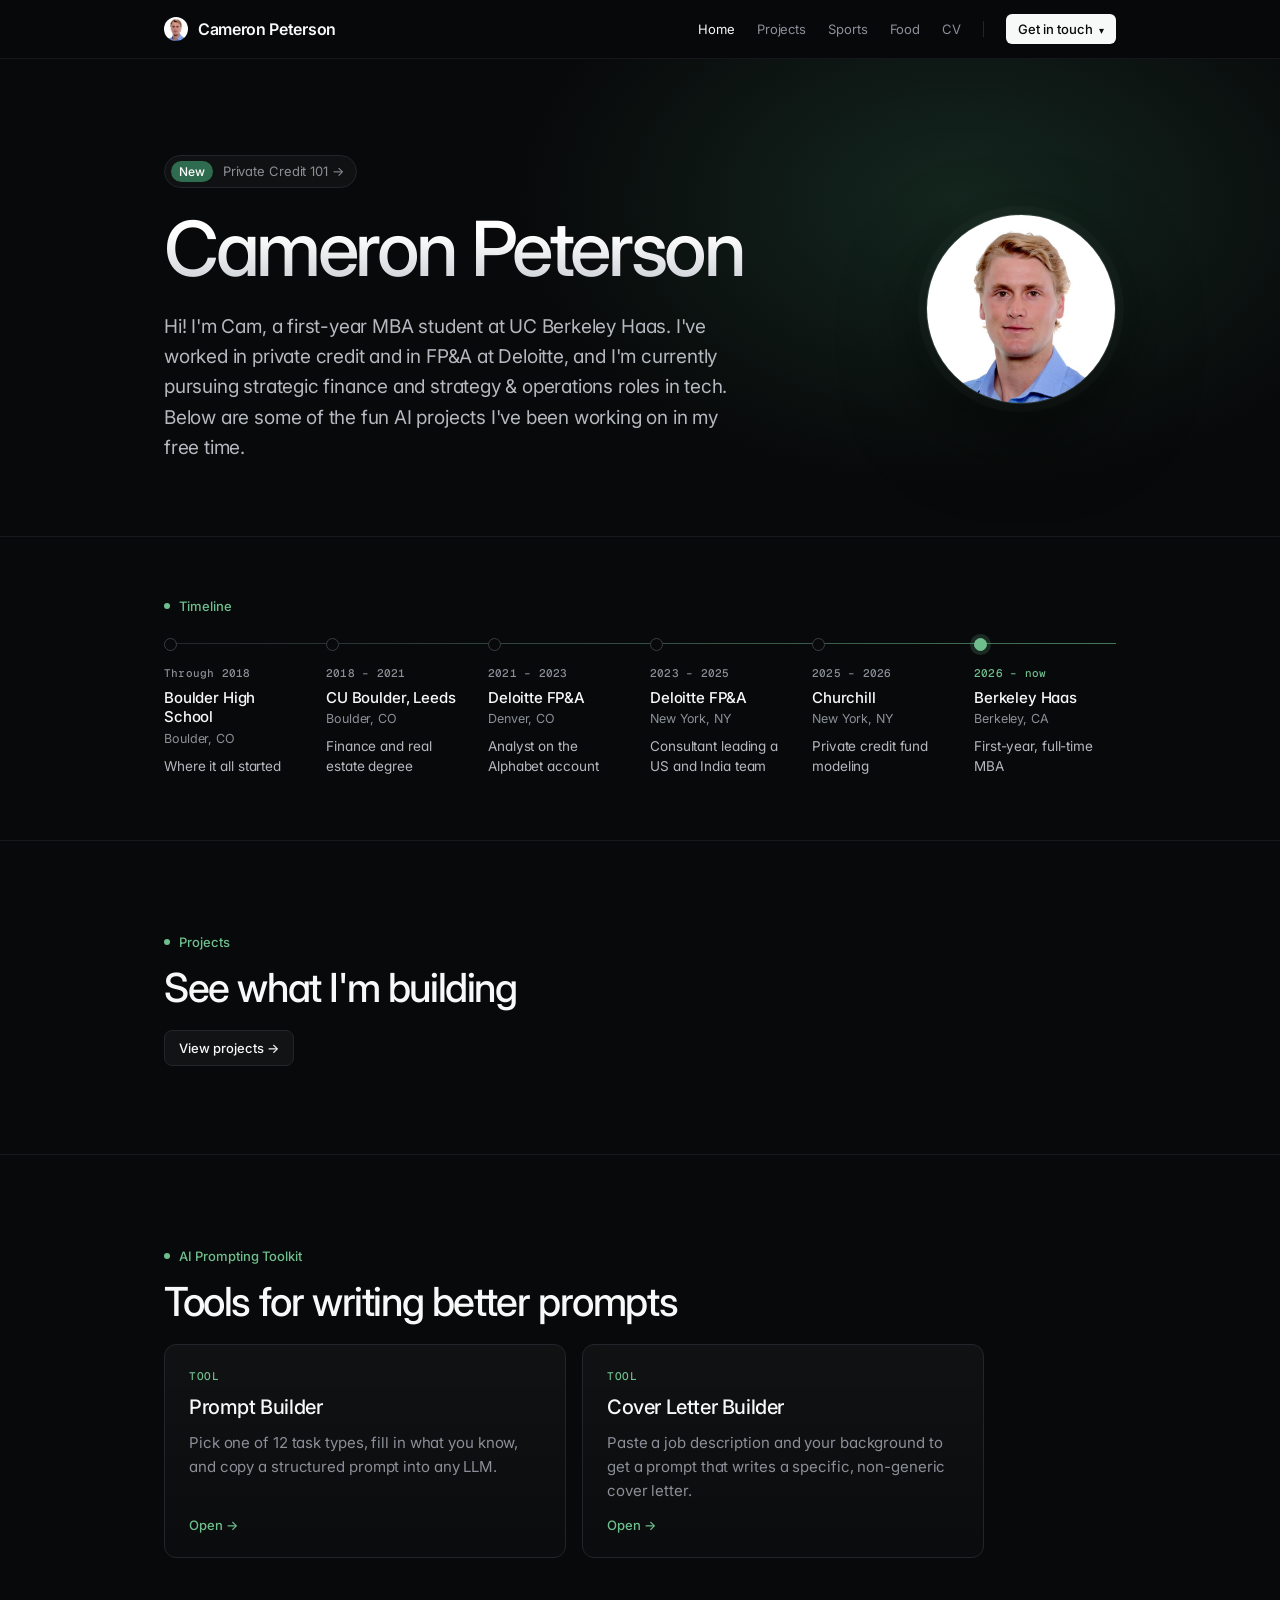
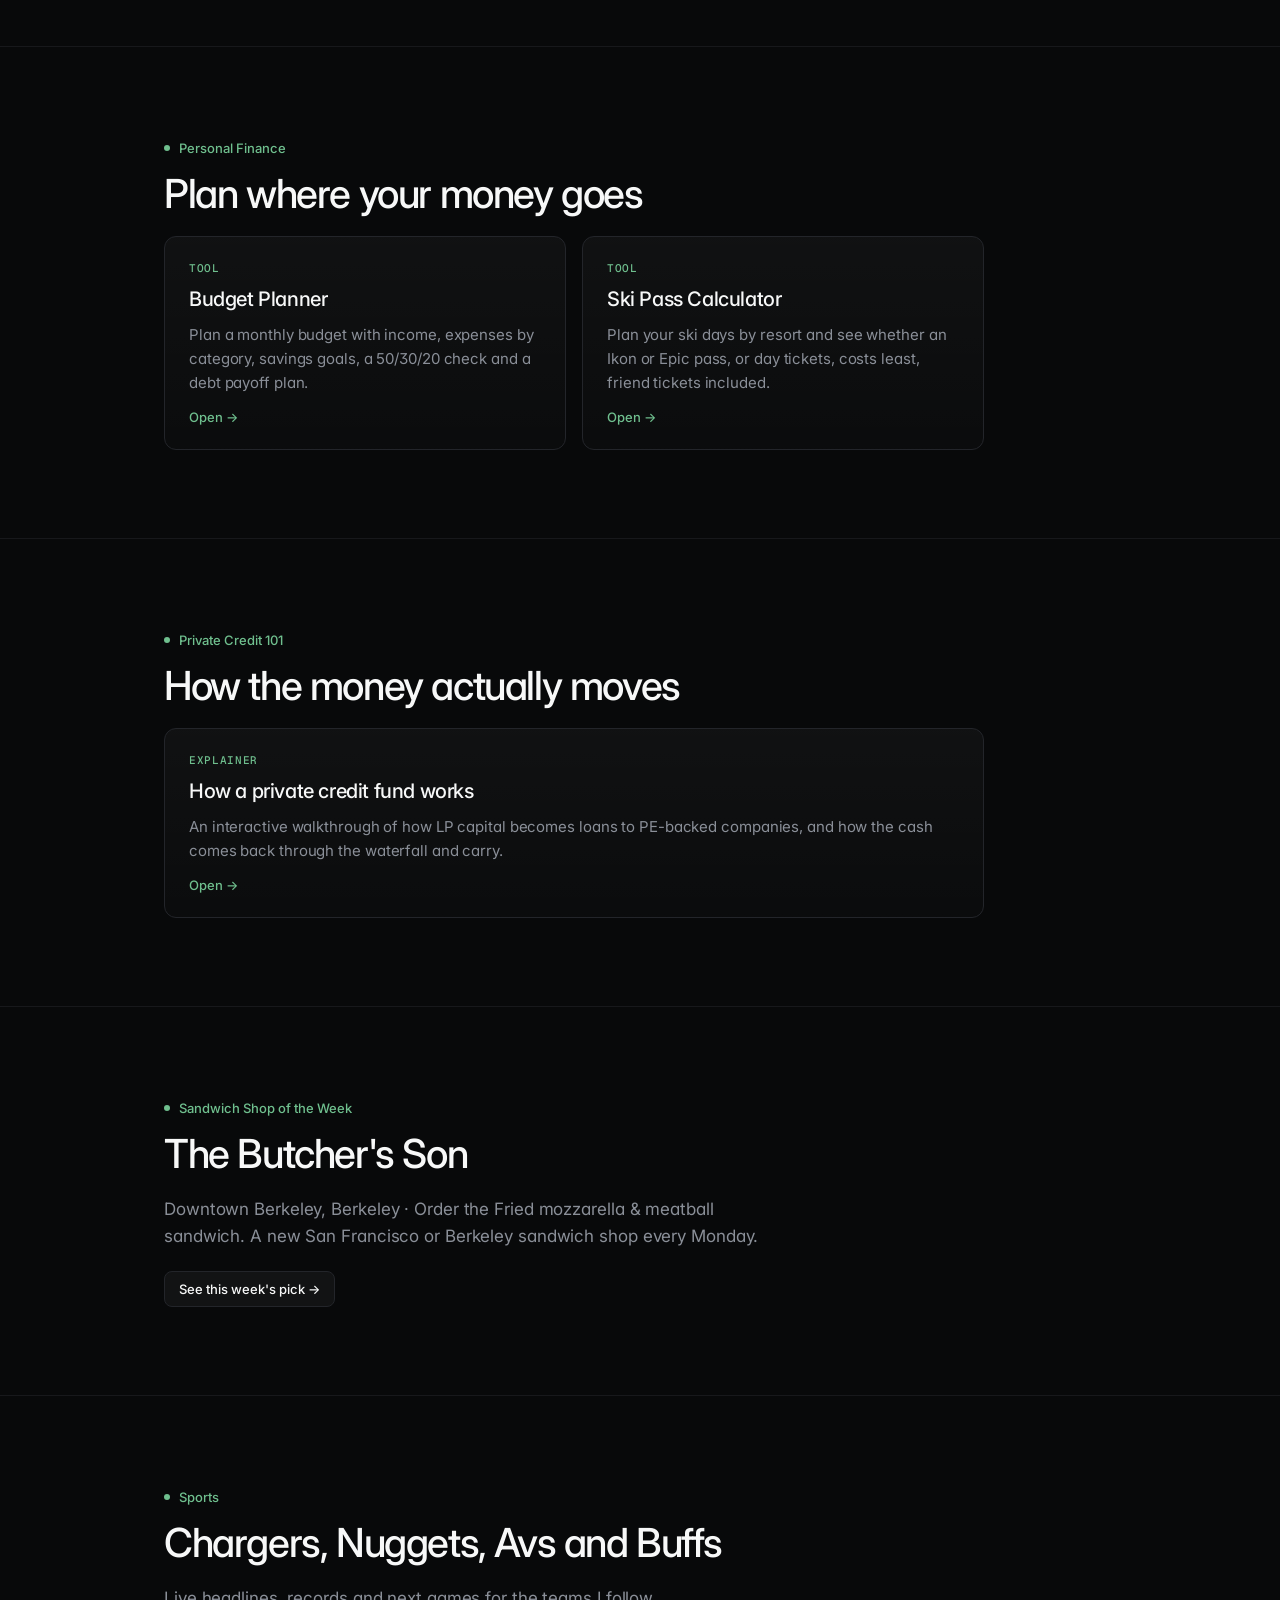
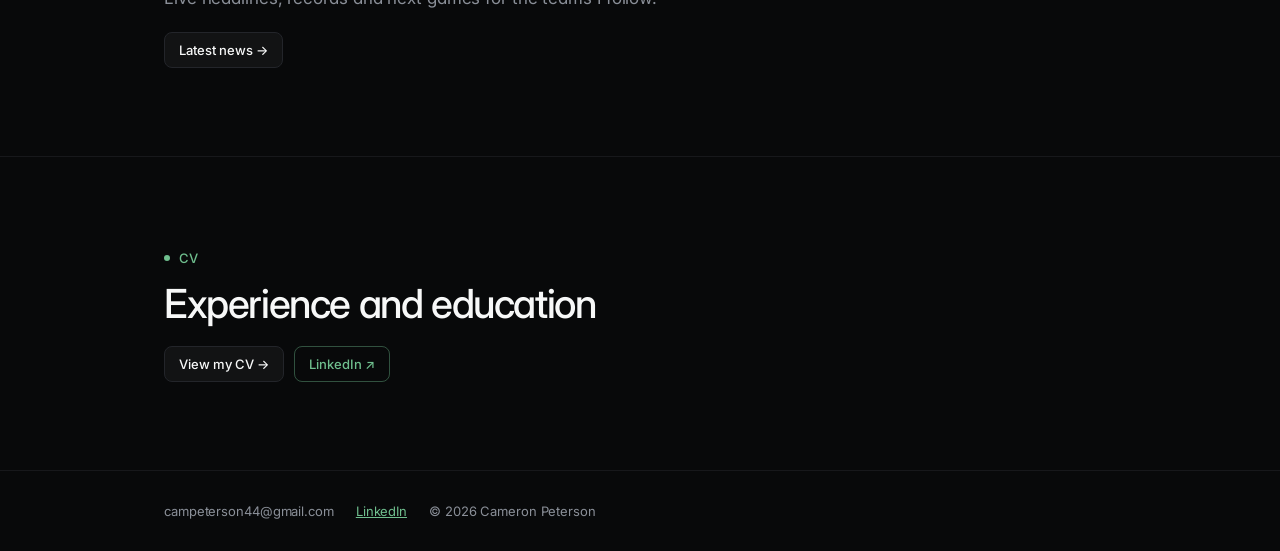
<file: index.html>
<!doctype html>
<html lang="en">
<head>
<meta charset="utf-8">
<meta name="viewport" content="width=device-width,initial-scale=1">
<title>Cameron Peterson</title>
<meta name="description" content="Cameron Peterson, MBA candidate at UC Berkeley Haas. Projects, AI prompting tools, and CV.">
<link rel="canonical" href="https://campeterson-crypto.github.io/">
<meta property="og:type" content="website">
<meta property="og:site_name" content="Cameron Peterson">
<meta property="og:title" content="Cameron Peterson">
<meta property="og:description" content="Cameron Peterson, MBA candidate at UC Berkeley Haas. Projects, AI prompting tools, and CV.">
<meta property="og:url" content="https://campeterson-crypto.github.io/">
<meta property="og:image" content="https://campeterson-crypto.github.io/og-image.png">
<meta property="og:image:width" content="1200">
<meta property="og:image:height" content="630">
<meta property="og:image:alt" content="Cameron Peterson, personal site">
<meta name="twitter:card" content="summary_large_image">
<link rel="icon" href="favicon.svg" type="image/svg+xml">
<link rel="apple-touch-icon" href="apple-touch-icon.png">
<link rel="stylesheet" href="style.css?v=14">
</head>
<body><main id="m" class="home"></main><script src="site.js?v=14"></script><script src="sandwiches.js?v=10"></script><script>
shell("Home");
const card=t=>`<a class="card" href="${t.url}"><span class="k">${t.k||"Tool"}</span><span class="t">${t.title}</span><span class="d">${t.desc}</span><span class="go">Open →</span></a>`;
m.innerHTML=
 band(`<div class="hero-grid">
 <div class="hero-copy">
  <a class="new" href="private-credit.html"><b>New</b>Private Credit 101 →</a>
  <h1 class="display">${SITE.name}</h1>
  <p class="intro">${SITE.intro}</p>
 </div>
 <div class="hero-photo"><img src="${SITE.photo}" alt="${SITE.name}" width="320" height="320"></div>
</div>`,"hero")
+band(`<p class="eyebrow">Timeline</p><ol class="tl">${[
  ["Through 2018","Boulder High School","Boulder, CO","Where it all started"],
  ["2018 – 2021","CU Boulder, Leeds","Boulder, CO","Finance and real estate degree"],
  ["2021 – 2023","Deloitte FP&amp;A","Denver, CO","Analyst on the Alphabet account"],
  ["2023 – 2025","Deloitte FP&amp;A","New York, NY","Consultant leading a US and India team"],
  ["2025 – 2026","Churchill","New York, NY","Private credit fund modeling"],
  ["2026 – now","Berkeley Haas","Berkeley, CA","First-year, full-time MBA"]
 ].map((s,i,a)=>`<li${i==a.length-1?' class="now"':''}><span class="when">${s[0]}</span><b>${s[1]}</b><span class="where">${s[2]}</span><span class="blurb">${s[3]}</span></li>`).join("")}</ol>`,"tl-band")
+band(`<a class="eyebrow" href="projects.html">Projects</a><h2>See what I'm building</h2><a class="btn" href="projects.html">View projects →</a>`)
+band(`<a class="eyebrow" href="projects.html">AI Prompting Toolkit</a><h2>Tools for writing better prompts</h2><div class="cards">${SITE.tools.map(card).join("")}</div>`)
+band(`<a class="eyebrow" href="budget.html">Personal Finance</a><h2>Plan where your money goes</h2><div class="cards">${SITE.finance.map(card).join("")}</div>`)
+band(`<a class="eyebrow" href="private-credit.html">Private Credit 101</a><h2>How the money actually moves</h2><div class="cards">${SITE.explainers.map(card).join("")}</div>`)
+(()=>{const s=sandwichWeek().shop;return band(`<a class="eyebrow" href="sandwich.html">Sandwich Shop of the Week</a><h2>${esc(s.name)}</h2><p class="lede" style="margin-bottom:20px">${esc(s.hood)}, ${esc(s.city)} · Order the ${esc(s.items[0][0])}. A new San Francisco or Berkeley sandwich shop every Monday.</p><a class="btn" href="sandwich.html">See this week's pick →</a>`)})()
+band(`<a class="eyebrow" href="sports.html">Sports</a><h2>Chargers, Nuggets, Avs and Buffs</h2><p class="lede" style="margin-bottom:20px">Live headlines, records and next games for the teams I follow.</p><a class="btn" href="sports.html">Latest news →</a>`)
+(SITE.essays.length?band(`<a class="eyebrow" href="essays.html">Essays</a><h2>Writing and ideas</h2><a class="btn" href="essays.html">Read my essays →</a>`):"")
+band(`<a class="eyebrow" href="cv.html">CV</a><h2>Experience and education</h2><div class="btns"><a class="btn" href="cv.html">View my CV →</a><a class="btn ghost" href="${SITE.linkedin}">LinkedIn ↗</a></div>`);
</script></body></html>
</file>
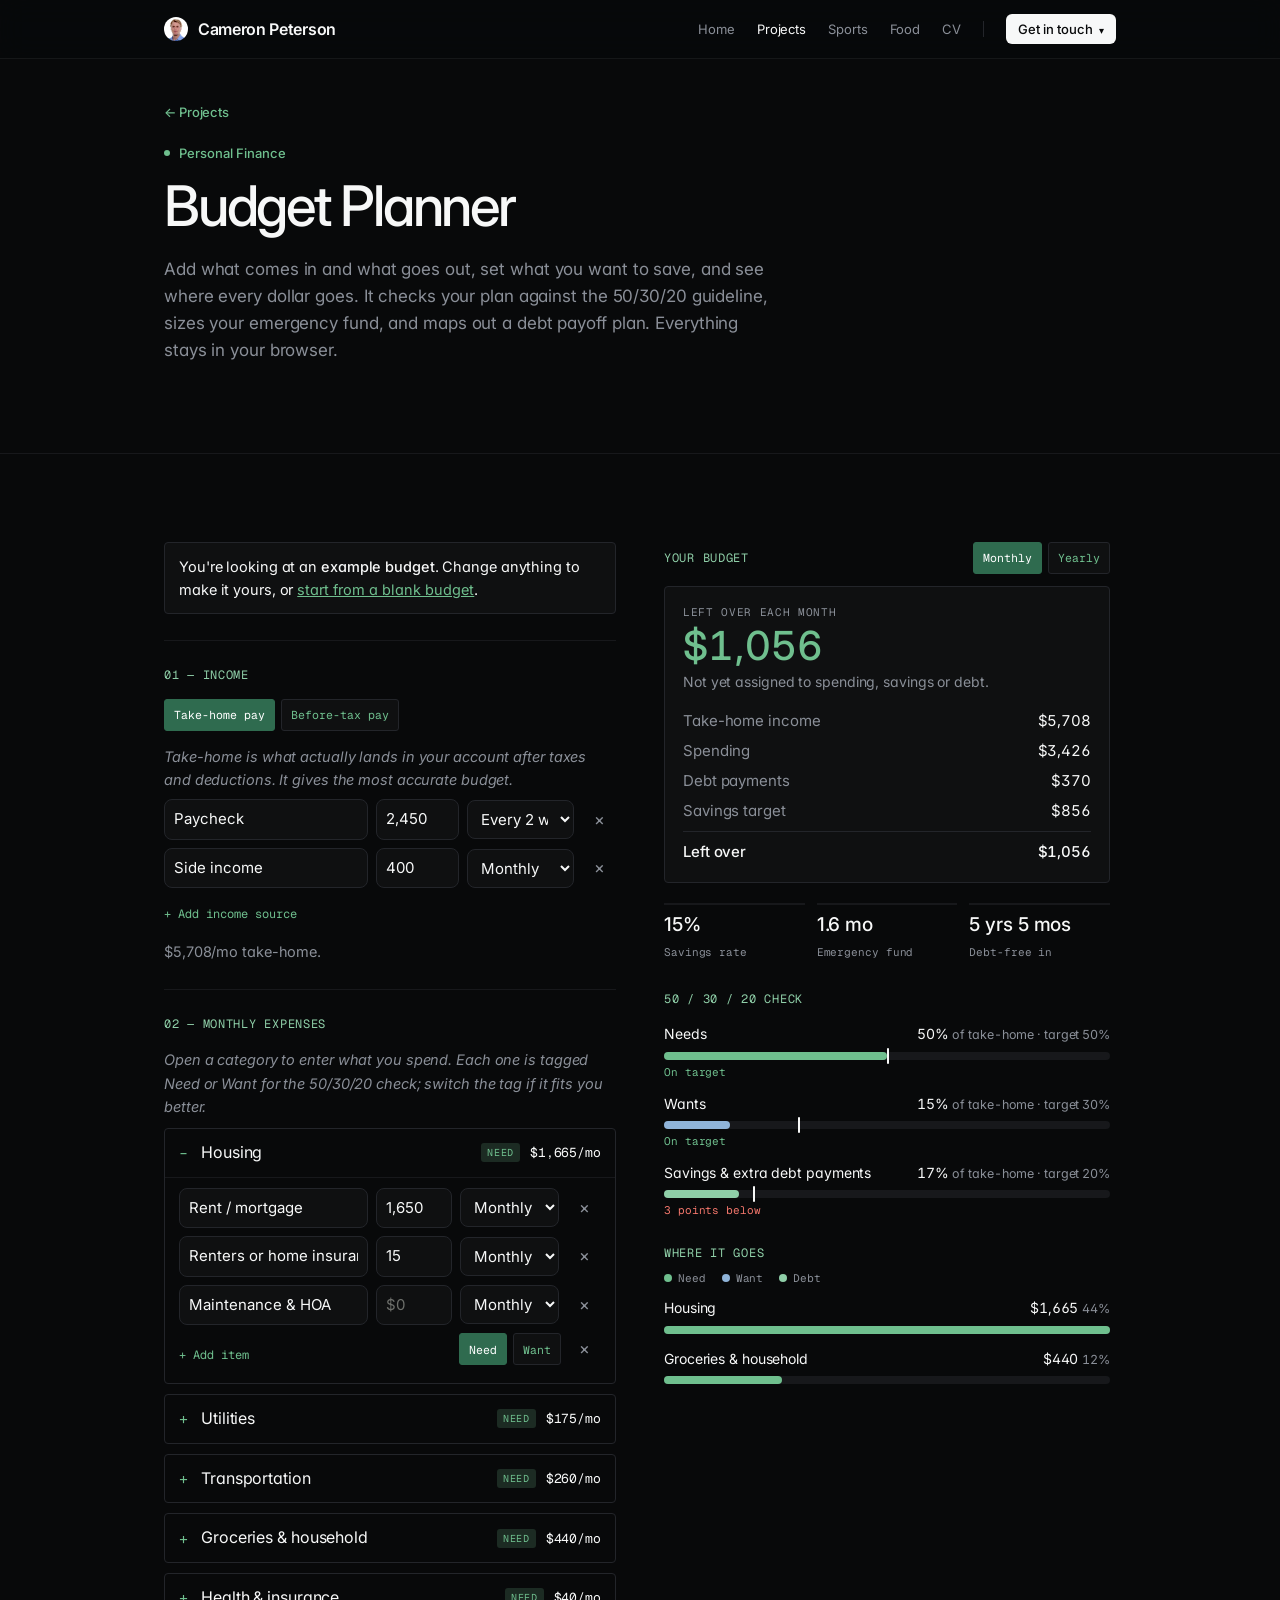
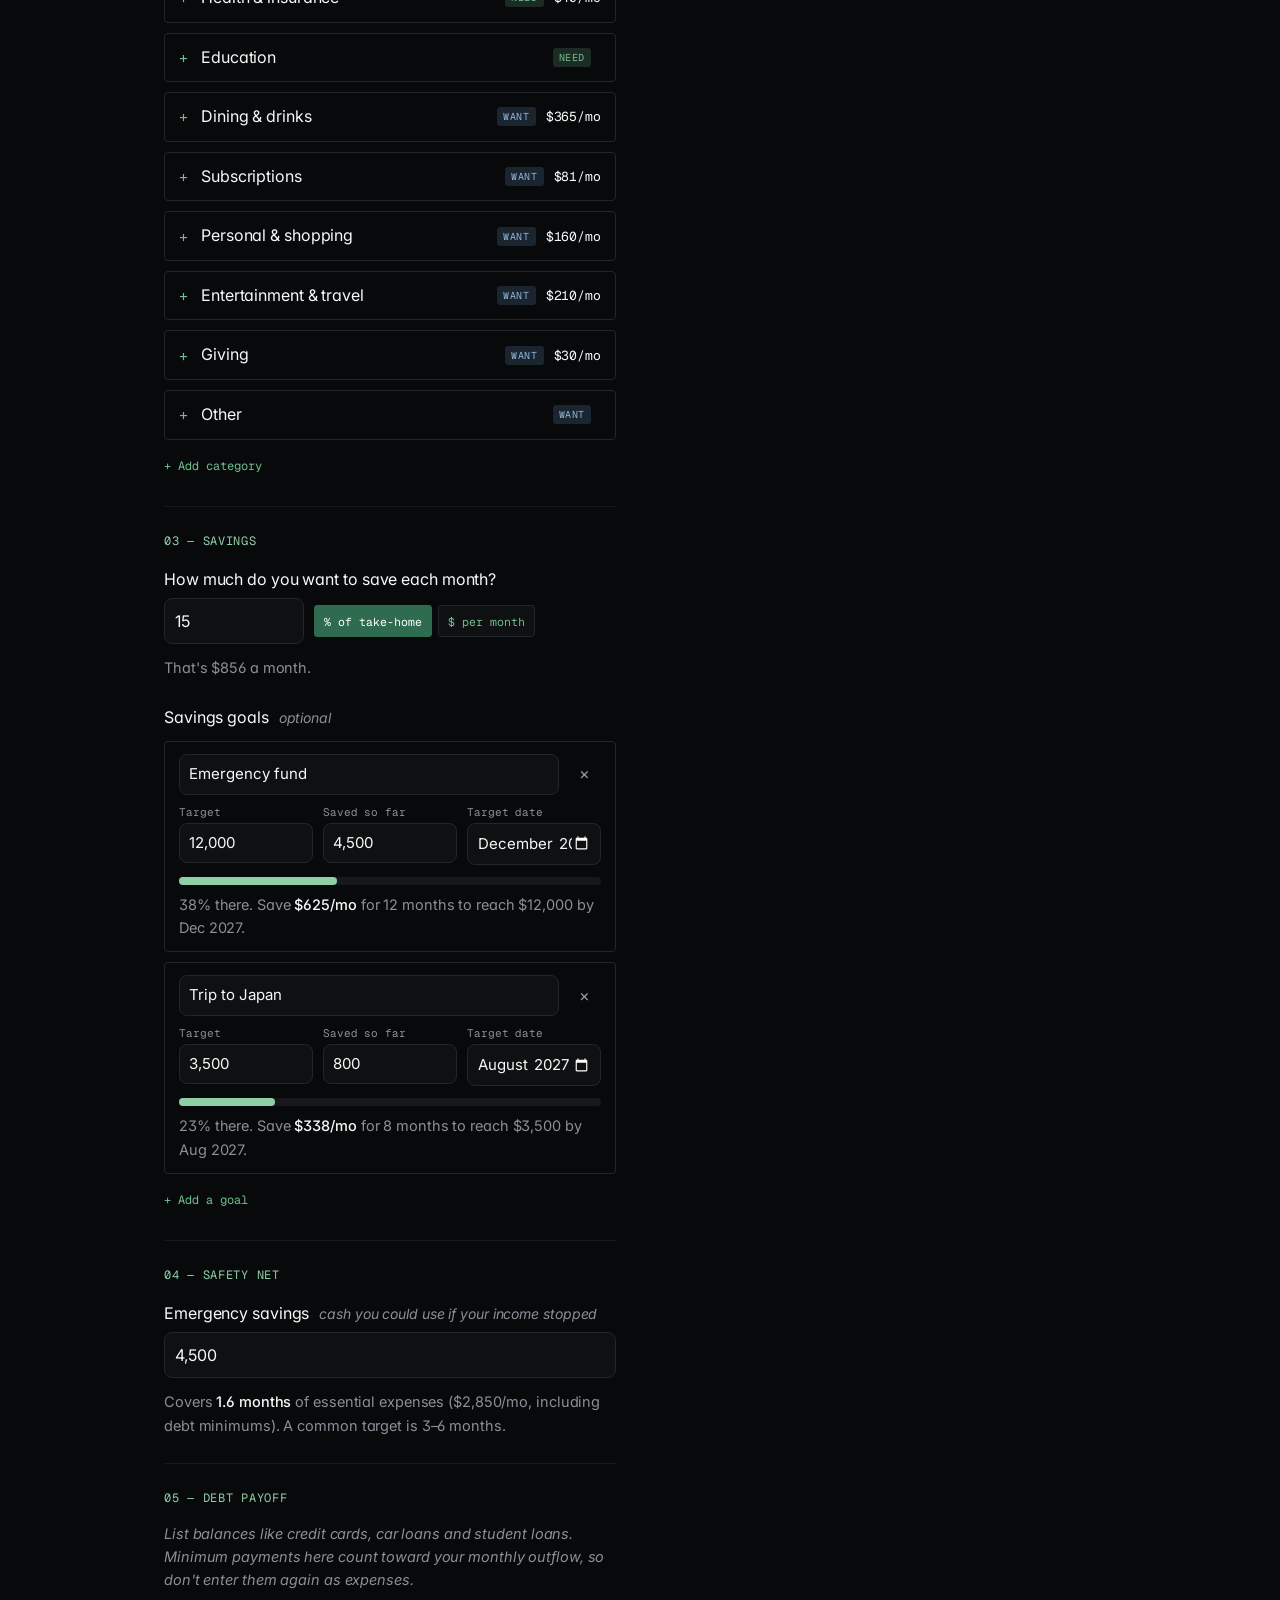
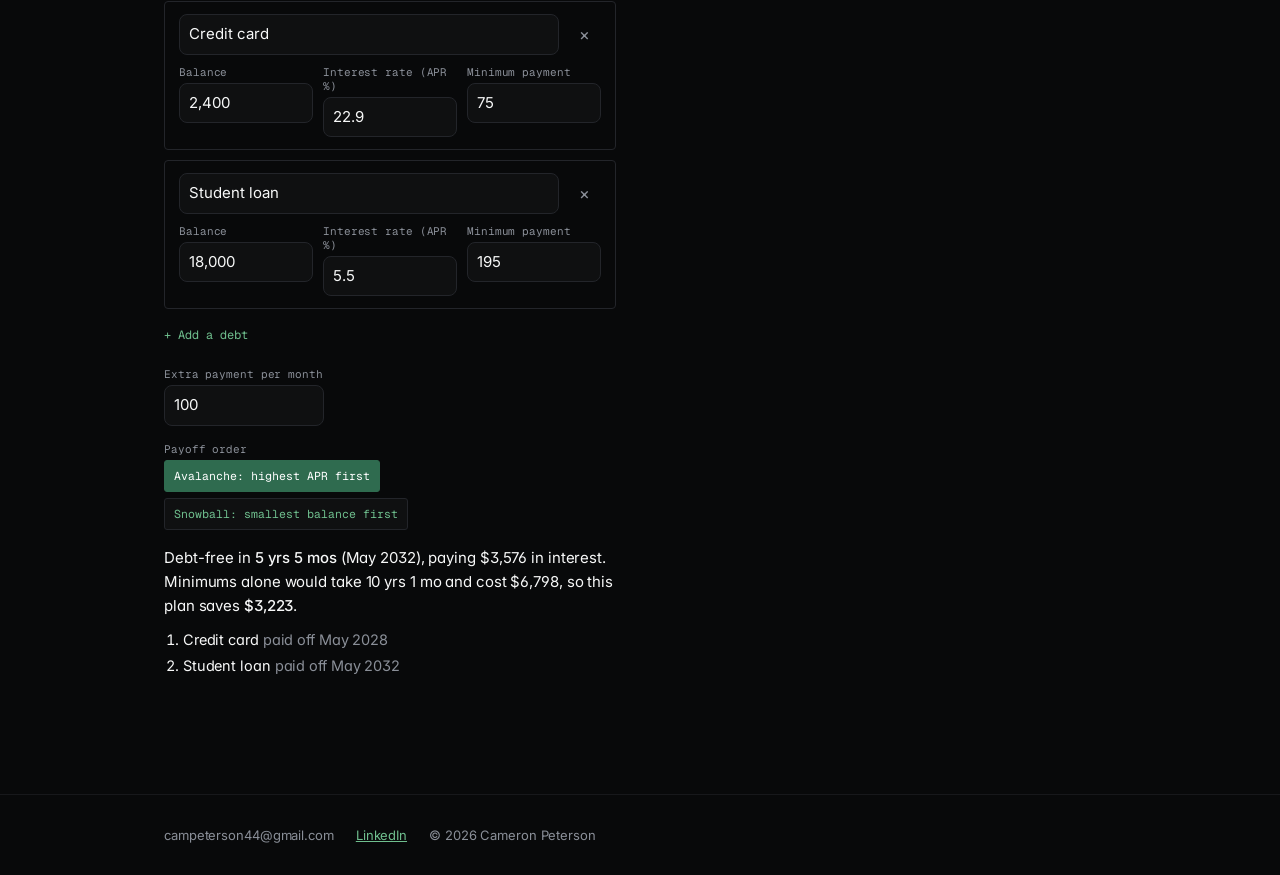
<file: budget.html>
<!doctype html>
<html lang="en">
<head>
<meta charset="utf-8">
<meta name="viewport" content="width=device-width,initial-scale=1">
<title>Budget Planner | Cameron Peterson</title>
<meta name="description" content="Plan a monthly budget: income, expenses by category, savings goals, a 50/30/20 check and a debt payoff plan. Everything stays in your browser.">
<link rel="canonical" href="https://campeterson-crypto.github.io/budget.html">
<meta property="og:type" content="website">
<meta property="og:site_name" content="Cameron Peterson">
<meta property="og:title" content="Budget Planner | Cameron Peterson">
<meta property="og:description" content="Plan a monthly budget: income, expenses by category, savings goals, a 50/30/20 check and a debt payoff plan. Everything stays in your browser.">
<meta property="og:url" content="https://campeterson-crypto.github.io/budget.html">
<meta property="og:image" content="https://campeterson-crypto.github.io/og-image.png">
<meta property="og:image:width" content="1200">
<meta property="og:image:height" content="630">
<meta property="og:image:alt" content="Cameron Peterson, personal site">
<meta name="twitter:card" content="summary_large_image">
<link rel="icon" href="favicon.svg" type="image/svg+xml">
<link rel="apple-touch-icon" href="apple-touch-icon.png">
<link rel="stylesheet" href="style.css?v=14">
</head>
<body><main id="m">
<section class="band"><div class="wrap">
  <a class="crumb" href="projects.html">← Projects</a><br>
  <a class="eyebrow" href="projects.html">Personal Finance</a>
  <h1>Budget Planner</h1>
  <p class="lede">Add what comes in and what goes out, set what you want to save, and see where every dollar goes. It checks your plan against the 50/30/20 guideline, sizes your emergency fund, and maps out a debt payoff plan. Everything stays in your browser.</p>
</div></section>
<section class="band"><div class="wrap tk">
  <div id="form">
    <div class="banner" id="exBanner" hidden>You're looking at an <b>example budget</b>. Change anything to make it yours, or <button class="linkbtn" type="button" data-act="fresh">start from a blank budget</button>.</div>

    <div class="step"><p class="label">01 — Income</p>
      <div class="chips sm" role="group" aria-label="Pay type"><button class="chip" type="button" data-act="pay" data-v="net">Take-home pay</button><button class="chip" type="button" data-act="pay" data-v="gross">Before-tax pay</button></div>
      <p class="hint">Take-home is what actually lands in your account after taxes and deductions. It gives the most accurate budget.</p>
      <label class="field" id="taxwrap" hidden><span>Estimated taxes &amp; deductions <em>% of before-tax pay</em></span><input id="tax" data-g="tax" inputmode="decimal" placeholder="25"></label>
      <div id="income"></div>
      <button class="add" type="button" data-act="add" data-list="income">+ Add income source</button>
      <p class="note" id="incTotal"></p>
    </div>

    <div class="step"><p class="label">02 — Monthly expenses</p>
      <p class="hint">Open a category to enter what you spend. Each one is tagged Need or Want for the 50/30/20 check; switch the tag if it fits you better.</p>
      <div id="cats"></div>
      <button class="add" type="button" data-act="addcat">+ Add category</button>
    </div>

    <div class="step"><p class="label">03 — Savings</p>
      <div class="field"><span>How much do you want to save each month?</span>
        <div class="inline"><input id="saveval" data-g="saveval" inputmode="decimal" aria-label="Savings amount"><div class="chips sm" role="group" aria-label="Savings unit"><button class="chip" type="button" data-act="mode" data-v="pct">% of take-home</button><button class="chip" type="button" data-act="mode" data-v="amt">$ per month</button></div></div>
        <p class="note" id="saveNote"></p>
      </div>
      <p class="sublabel">Savings goals <em>optional</em></p>
      <div id="goals"></div>
      <button class="add" type="button" data-act="add" data-list="goals">+ Add a goal</button>
    </div>

    <div class="step"><p class="label">04 — Safety net</p>
      <label class="field"><span>Emergency savings <em>cash you could use if your income stopped</em></span><input id="emergency" data-g="emergency" inputmode="decimal" placeholder="$0"></label>
      <p class="note" id="emNote"></p>
    </div>

    <div class="step"><p class="label">05 — Debt payoff</p>
      <p class="hint">List balances like credit cards, car loans and student loans. Minimum payments here count toward your monthly outflow, so don't enter them again as expenses.</p>
      <div id="debts"></div>
      <button class="add" type="button" data-act="add" data-list="debts">+ Add a debt</button>
      <div class="dctl">
        <label class="mini"><span>Extra payment per month</span><input id="extra" data-g="extra" inputmode="decimal" placeholder="$0"></label>
        <div><span class="mini-l">Payoff order</span><div class="chips sm" role="group" aria-label="Payoff order"><button class="chip" type="button" data-act="strategy" data-v="avalanche">Avalanche: highest APR first</button><button class="chip" type="button" data-act="strategy" data-v="snowball">Snowball: smallest balance first</button></div></div>
      </div>
      <div class="dout" id="debtOut"></div>
    </div>
  </div>

  <aside class="out tall" aria-label="Budget summary">
    <div class="outhead"><p class="label">Your budget</p><div class="chips sm" role="group" aria-label="Summary period"><button class="chip" type="button" data-act="view" data-v="month">Monthly</button><button class="chip" type="button" data-act="view" data-v="year">Yearly</button></div></div>
    <div class="big">
      <span class="k" id="leftK">Left over each month</span>
      <span class="v" id="left">$0</span>
      <span class="bn" id="leftNote"></span>
      <dl class="rows">
        <div><dt>Take-home income</dt><dd id="sIn"></dd></div>
        <div><dt>Spending</dt><dd id="sSpend"></dd></div>
        <div><dt>Debt payments</dt><dd id="sDebt"></dd></div>
        <div><dt>Savings target</dt><dd id="sSave"></dd></div>
        <div class="tot"><dt>Left over</dt><dd id="sLeft"></dd></div>
      </dl>
    </div>
    <div class="stats">
      <div class="stat"><b id="stRate">–</b><span>Savings rate</span></div>
      <div class="stat"><b id="stEm">–</b><span>Emergency fund</span></div>
      <div class="stat"><b id="stDebt">–</b><span>Debt-free in</span></div>
    </div>
    <p class="label">50 / 30 / 20 check</p>
    <div class="split" id="split"></div>
    <p class="label">Where it goes</p>
    <p class="legend"><span><i class="dot need"></i>Need</span><span><i class="dot want"></i>Want</span><span><i class="dot debt"></i>Debt</span></p>
    <div class="bars" id="bars"></div>
    <p class="label">Budget check</p>
    <ul class="checks" id="check"></ul>
    <div class="actions">
      <button class="btn solid" type="button" data-act="csv">Export CSV</button>
      <button class="btn ghost" type="button" data-act="json">Save to file</button>
      <button class="btn ghost" type="button" data-act="import">Open saved file</button>
    </div>
    <p class="minor"><button class="linkbtn" type="button" data-act="example">Load example budget</button> · <button class="linkbtn" type="button" data-act="clear">Clear all</button></p>
    <div class="confirm" id="confirm" hidden>
      <p id="confirmText"></p>
      <div class="btns"><button class="btn solid danger" type="button" id="confirmYes" data-act="confirmYes">Yes, continue</button><button class="btn ghost" type="button" data-act="confirmNo">Cancel</button></div>
    </div>
    <p class="status" id="status" role="status"></p>
    <p class="privacy">Your budget is saved only in this browser; nothing you enter is sent anywhere. For planning only, not financial advice.</p>
    <input type="file" id="file" accept=".json,application/json" hidden>
  </aside>
</div></section>
</main>
<script src="site.js?v=14"></script><script>
shell("Projects");
const $=i=>document.getElementById(i),KEY="cp-budget-v1";
const uid=()=>Math.random().toString(36).slice(2,9);
const FIN={monthly:[1,"Monthly"],semimonthly:[2,"Twice a month"],biweekly:[26/12,"Every 2 weeks"],weekly:[52/12,"Weekly"],annual:[1/12,"Yearly"]};
const FEX={monthly:[1,"Monthly"],weekly:[52/12,"Weekly"],quarterly:[1/3,"Quarterly"],annual:[1/12,"Yearly"]};
const num=v=>{const n=parseFloat(String(v??"").replace(/[$,\s%]/g,""));return isFinite(n)?n:0};
const perMo=(x,F)=>num(x.amt)*((F[x.freq]||[1])[0]);
const sum=a=>a.reduce((s,n)=>s+n,0);
const usd=new Intl.NumberFormat("en-US",{style:"currency",currency:"USD",maximumFractionDigits:0});
const $f=n=>usd.format(Math.round(n)||0);
const pc=n=>isFinite(n)?Math.round(n*100)+"%":"–";
const dur=m=>{const y=Math.floor(m/12),r=m%12;return [y&&y+(y>1?" yrs":" yr"),r&&r+(r>1?" mos":" mo")].filter(Boolean).join(" ")||"0 mos"};
const addMonths=n=>{const d=new Date();d.setDate(1);d.setMonth(d.getMonth()+n);return d};
const monthLabel=n=>addMonths(n).toLocaleDateString("en-US",{month:"short",year:"numeric"});
const ym=n=>{const d=addMonths(n);return d.getFullYear()+"-"+String(d.getMonth()+1).padStart(2,"0")};
const monthsUntil=s=>{if(!/^\d{4}-\d{2}$/.test(s||""))return null;const[y,m]=s.split("-").map(Number),n=new Date();return (y-n.getFullYear())*12+(m-1-n.getMonth())};

// ---------- data ----------
const CATS=[
 ["Housing","need",["Rent / mortgage","Renters or home insurance","Maintenance & HOA"]],
 ["Utilities","need",["Electric & gas","Water & trash","Internet","Phone"]],
 ["Transportation","need",["Car payment","Gas & charging","Car insurance","Transit & rideshare","Parking & tolls"]],
 ["Groceries & household","need",["Groceries","Household supplies"]],
 ["Health & insurance","need",["Health insurance","Medical & dental","Prescriptions","Life or disability insurance"]],
 ["Education","need",["Tuition & fees","Books & supplies"]],
 ["Dining & drinks","want",["Restaurants","Coffee","Bars & nights out"]],
 ["Subscriptions","want",["Streaming","Music","Apps & software","Gym"]],
 ["Personal & shopping","want",["Clothing","Haircuts & personal care","Gifts"]],
 ["Entertainment & travel","want",["Travel","Events & hobbies"]],
 ["Giving","want",["Charity","Family support"]],
 ["Other","want",["Pets","Miscellaneous"]]];
const item=(name="",amt="",freq="monthly")=>({id:uid(),name,amt,freq});
function blank(){return{v:1,example:false,view:"month",pay:"net",tax:"25",
  income:[item("Paycheck","","biweekly")],
  cats:CATS.map(([name,type,items],i)=>({id:uid(),name,type,open:i==0,items:items.map(n=>item(n))})),
  save:{mode:"pct",val:"20"},goals:[],emergency:"",debts:[],extra:"",strategy:"avalanche"}}
const EX={"Rent / mortgage":"1,650","Renters or home insurance":"15","Electric & gas":"70","Internet":"60","Phone":"45","Gas & charging":"90","Car insurance":"110","Transit & rideshare":"60","Groceries":"400","Household supplies":"40","Medical & dental":"40","Restaurants":"220","Coffee":"45","Bars & nights out":"100","Streaming":"25","Music":"11","Gym":"45","Clothing":"80","Haircuts & personal care":"40","Gifts":"40","Travel":"150","Events & hobbies":"60","Charity":"30"};
function example(){const s=blank();s.example=true;
  s.income=[item("Paycheck","2,450","biweekly"),item("Side income","400","monthly")];
  s.cats.forEach(c=>c.items.forEach(i=>{if(EX[i.name])i.amt=EX[i.name]}));
  s.save={mode:"pct",val:"15"};
  s.goals=[{id:uid(),name:"Emergency fund",target:"12,000",saved:"4,500",date:ym(12)},{id:uid(),name:"Trip to Japan",target:"3,500",saved:"800",date:ym(8)}];
  s.emergency="4,500";
  s.debts=[{id:uid(),name:"Credit card",bal:"2,400",apr:"22.9",min:"75"},{id:uid(),name:"Student loan",bal:"18,000",apr:"5.5",min:"195"}];
  s.extra="100";return s}
const valid=o=>o&&typeof o=="object"&&Array.isArray(o.income)&&Array.isArray(o.cats);
function fix(o){const s=Object.assign(blank(),o);
  ["income","goals","debts"].forEach(k=>s[k]=(Array.isArray(s[k])?s[k]:[]).map(x=>({...x,id:x.id||uid()})));
  s.cats=s.cats.map(c=>({...c,id:c.id||uid(),type:c.type=="want"?"want":"need",items:(c.items||[]).map(x=>({...x,id:x.id||uid()}))}));
  if(!s.save||typeof s.save!="object")s.save={mode:"pct",val:"20"};return s}
let S;try{S=JSON.parse(localStorage.getItem(KEY))}catch{}
S=valid(S)?fix(S):example();
function save(){try{localStorage.setItem(KEY,JSON.stringify(S))}catch{}}

// ---------- rendering the form ----------
const opts=(F,v)=>Object.entries(F).map(([k,[,l]])=>`<option value="${k}"${k==v?" selected":""}>${l}</option>`).join("");
const row=(list,x,F,cat="")=>`<div class="li" data-list="${list}" data-id="${x.id}"${cat?` data-cat="${cat}"`:""}>
<input data-f="name" value="${esc(x.name)}" placeholder="Name" aria-label="Name">
<input data-f="amt" value="${esc(x.amt)}" inputmode="decimal" placeholder="$0" aria-label="${esc(x.name||"Item")} amount">
<select data-f="freq" aria-label="${esc(x.name||"Item")} frequency">${opts(F,x.freq)}</select>
<button class="x" type="button" data-act="del" aria-label="Remove ${esc(x.name||"item")}">×</button></div>`;
const mini=(f,label,val,extra="")=>`<label class="mini"><span>${label}</span><input data-f="${f}" value="${esc(val)}" ${extra}></label>`;
function renderIncome(){$("income").innerHTML=S.income.map(x=>row("income",x,FIN)).join("")}
function renderCats(){$("cats").innerHTML=S.cats.map(c=>`<details class="cat" data-catbox="${c.id}"${c.open?" open":""}>
<summary><span class="cn">${esc(c.name)||"Category"}</span><span class="tag ${c.type}">${c.type=="need"?"Need":"Want"}</span><span class="sub money" data-sub="${c.id}"></span></summary>
<div class="catbody">${c.custom?`<label class="mini" style="margin-top:12px"><span>Category name</span><input data-catname="${c.id}" value="${esc(c.name)}"></label>`:""}
${c.items.map(x=>row("items",x,FEX,c.id)).join("")}
<div class="catfoot"><button class="add" type="button" data-act="add" data-list="items" data-cat="${c.id}">+ Add item</button>
<div class="chips sm" role="group" aria-label="${esc(c.name)} type"><button class="chip" type="button" data-act="type" data-cat="${c.id}" data-v="need" aria-pressed="${c.type=="need"}">Need</button><button class="chip" type="button" data-act="type" data-cat="${c.id}" data-v="want" aria-pressed="${c.type=="want"}">Want</button><button class="x" type="button" data-act="delcat" data-cat="${c.id}" aria-label="Remove the ${esc(c.name)} category" title="Remove category">×</button></div></div></div></details>`).join("")}
function renderGoals(){$("goals").innerHTML=S.goals.map(g=>`<div class="gbox" data-list="goals" data-id="${g.id}">
<div class="ghead"><input data-f="name" value="${esc(g.name)}" placeholder="Goal name, e.g. Down payment" aria-label="Goal name"><button class="x" type="button" data-act="del" aria-label="Remove goal">×</button></div>
<div class="grid3">${mini("target","Target",g.target,'inputmode="decimal" placeholder="$0"')}${mini("saved","Saved so far",g.saved,'inputmode="decimal" placeholder="$0"')}${mini("date","Target date",g.date,'type="month" placeholder="YYYY-MM"')}</div>
<div class="gprog"><div class="track"><div class="fill save" data-gbar="${g.id}"></div></div></div>
<p class="gout" data-gout="${g.id}"></p></div>`).join("")}
function renderDebts(){$("debts").innerHTML=S.debts.map(d=>`<div class="gbox" data-list="debts" data-id="${d.id}">
<div class="ghead"><input data-f="name" value="${esc(d.name)}" placeholder="Debt name, e.g. Credit card" aria-label="Debt name"><button class="x" type="button" data-act="del" aria-label="Remove debt">×</button></div>
<div class="grid3">${mini("bal","Balance",d.bal,'inputmode="decimal" placeholder="$0"')}${mini("apr","Interest rate (APR %)",d.apr,'inputmode="decimal" placeholder="0"')}${mini("min","Minimum payment",d.min,'inputmode="decimal" placeholder="$0"')}</div></div>`).join("")}
function syncChips(){
  const cur={pay:S.pay,mode:S.save.mode,strategy:S.strategy,view:S.view};
  document.querySelectorAll('[data-act="pay"],[data-act="mode"],[data-act="strategy"],[data-act="view"]').forEach(b=>b.setAttribute("aria-pressed",cur[b.dataset.act]==b.dataset.v));
  $("taxwrap").hidden=S.pay!="gross";$("exBanner").hidden=!S.example;
}
function renderAll(){renderIncome();renderCats();renderGoals();renderDebts();
  $("tax").value=S.tax;$("saveval").value=S.save.val;$("emergency").value=S.emergency;$("extra").value=S.extra;
  syncChips();save();update()}

// ---------- math ----------
function calc(){
  const gross=sum(S.income.map(x=>perMo(x,FIN))),tax=Math.min(Math.max(num(S.tax),0),90);
  const income=S.pay=="gross"?gross*(1-tax/100):gross;
  const cats=S.cats.map(c=>({c,t:sum(c.items.map(x=>perMo(x,FEX)))}));
  const debtMin=sum(S.debts.map(d=>num(d.min))),extra=num(S.extra);
  const spend=sum(cats.map(x=>x.t));
  const needs=sum(cats.filter(x=>x.c.type=="need").map(x=>x.t))+debtMin;
  const wants=sum(cats.filter(x=>x.c.type=="want").map(x=>x.t));
  const saveT=S.save.mode=="pct"?income*num(S.save.val)/100:num(S.save.val);
  const left=income-spend-debtMin-extra-saveT;
  return{gross,income,cats,debtMin,extra,spend,needs,wants,saveT,left};
}
// Month-by-month payoff simulation. rollover=true sends freed-up minimums to the next debt.
function sim(extra,order,rollover){
  const ds=S.debts.map(d=>({name:d.name||"Debt",bal:num(d.bal),r:num(d.apr)/1200,min:num(d.min),done:0})).filter(d=>d.bal>0);
  if(!ds.length)return null;let m=0,interest=0;
  while(ds.some(d=>d.bal>0.005)&&m<600){m++;let pool=extra;
    for(const d of ds){
      if(d.bal<=0.005){if(rollover)pool+=d.min;continue}
      const i=d.bal*d.r;interest+=i;d.bal+=i;const p=Math.min(d.min,d.bal);d.bal-=p;
      if(rollover)pool+=d.min-p;if(d.bal<=0.005&&!d.done)d.done=m}
    for(const d of ds.filter(d=>d.bal>0.005).sort(order)){if(pool<=0)break;const p=Math.min(pool,d.bal);d.bal-=p;pool-=p;if(d.bal<=0.005&&!d.done)d.done=m}
  }
  return{months:m,interest,stuck:ds.some(d=>d.bal>0.005),order:[...ds].sort((a,b)=>(a.done||1e9)-(b.done||1e9))};
}

// ---------- live update ----------
function update(){
  const R=calc(),k=S.view=="year"?12:1,per=S.view=="year"?"year":"month",checks=[];
  R.cats.forEach(x=>{const el=document.querySelector(`[data-sub="${x.c.id}"]`);if(el)el.textContent=x.t?$f(x.t)+"/mo":""});
  $("incTotal").textContent=R.gross>0?(S.pay=="gross"?`${$f(R.gross)}/mo before tax, about ${$f(R.income)}/mo take-home.`:`${$f(R.income)}/mo take-home.`):"";
  $("saveNote").textContent=R.income>0?(S.save.mode=="pct"?`That's ${$f(R.saveT)} a month.`:`That's ${pc(R.saveT/R.income)} of take-home pay.`):"";

  // goals
  let goalsNeed=0;
  S.goals.forEach(g=>{const out=document.querySelector(`[data-gout="${g.id}"]`),bar=document.querySelector(`[data-gbar="${g.id}"]`);if(!out)return;
    const t=num(g.target),sv=num(g.saved),rem=t-sv,mo=monthsUntil(g.date),nm=esc(g.name||"This goal");
    bar.style.width=t>0?Math.min(sv/t,1)*100+"%":"0";
    if(t<=0)out.textContent="Add a target amount.";
    else if(rem<=0)out.innerHTML=`<b>Fully funded.</b> Nice work.`;
    else if(mo==null)out.textContent=`${$f(rem)} to go. Add a target date to see the monthly amount.`;
    else if(mo<=0){out.textContent="That date has passed. Pick a new one.";checks.push(`${nm} has a target date in the past.`)}
    else{const need=rem/mo;goalsNeed+=need;out.innerHTML=`${pc(sv/t)} there. Save <b>${$f(need)}/mo</b> for ${mo} months to reach ${$f(t)} by ${addMonths(mo).toLocaleDateString("en-US",{month:"short",year:"numeric"})}.`}
  });

  // emergency fund
  const em=R.needs>0?num(S.emergency)/R.needs:null;
  $("emNote").innerHTML=em==null?"Add your Need expenses to see how long this would last.":`Covers <b>${em.toFixed(1)} months</b> of essential expenses (${$f(R.needs)}/mo, including debt minimums). A common target is 3–6 months.`;

  // debts
  const ord=S.strategy=="avalanche"?(a,b)=>b.r-a.r||a.bal-b.bal:(a,b)=>a.bal-b.bal||b.r-a.r;
  const plan=sim(R.extra,ord,true),base=plan&&sim(0,ord,false);
  if(!plan)$("debtOut").innerHTML=S.debts.length?"<p class=\"note\">Add a balance to see a payoff plan.</p>":"";
  else if(plan.stuck)$("debtOut").innerHTML=`<p>At these payments the debt isn't paid off within 50 years. Raise a minimum or the extra payment.</p>`;
  else $("debtOut").innerHTML=`<p>Debt-free in <b>${dur(plan.months)}</b> (${monthLabel(plan.months)}), paying ${$f(plan.interest)} in interest.${base.stuck?" On minimums alone, it would never be paid off.":base.interest-plan.interest>1?` Minimums alone would take ${dur(base.months)} and cost ${$f(base.interest)}, so this plan saves <b>${$f(base.interest-plan.interest)}</b>.`:""}</p>
<ol class="porder">${plan.order.map(d=>`<li>${esc(d.name)} <span class="mut">paid off ${monthLabel(d.done)}</span></li>`).join("")}</ol>`;
  S.debts.forEach(d=>{const b=num(d.bal),r=num(d.apr),mn=num(d.min),nm=esc(d.name||"A debt");if(b<=0)return;
    if(mn<=b*r/1200&&R.extra<=0)checks.push(`The minimum on ${nm} doesn't cover its monthly interest, so the balance never shrinks.`);
    if(r>=15)checks.push(`${nm} charges ${r}% APR. High-interest debt like this is usually the most expensive money in a budget.`)});

  // summary panel
  $("leftK").textContent=`Left over each ${per}`;
  $("left").textContent=$f(R.left*k);$("left").classList.toggle("neg",R.left<-0.5);
  $("leftNote").textContent=R.income<=0?"Add your income to get started.":R.left<-0.5?"More is planned to go out than comes in.":R.left>0.5?"Not yet assigned to spending, savings or debt.":"Every dollar has a job.";
  $("sIn").textContent=$f(R.income*k);$("sSpend").textContent=$f(R.spend*k);$("sDebt").textContent=$f((R.debtMin+R.extra)*k);$("sSave").textContent=$f(R.saveT*k);$("sLeft").textContent=$f(R.left*k);
  $("stRate").textContent=R.income>0?pc(R.saveT/R.income):"–";
  $("stEm").textContent=em==null?"–":em.toFixed(1)+" mo";
  $("stDebt").textContent=!plan?"No debt":plan.stuck?"50+ yrs":dur(plan.months);

  // 50/30/20
  const split=(name,val,target,cls,goodHigh)=>{const a=R.income>0?val/R.income:0,ok=goodHigh?a>=target-0.005:a<=target+0.005;
    return `<div class="row"><div class="top"><span>${name}</span><span class="money">${pc(a)} <span class="mut">of take-home · target ${pc(target)}</span></span></div><div class="track"><div class="fill ${cls}" style="width:${Math.min(a,1)*100}%"></div><div class="mark" style="left:${target*100}%" title="Target"></div></div>${R.income>0?`<div class="st ${ok?"ok":"warn"}">${ok?"On target":goodHigh?`${Math.round((target-a)*100)} points below`:`${Math.round((a-target)*100)} points over`}</div>`:""}</div>`};
  $("split").innerHTML=split("Needs",R.needs,.5,"need",false)+split("Wants",R.wants,.3,"want",false)+split("Savings &amp; extra debt payments",R.saveT+R.extra,.2,"save",true);

  // where it goes
  let items=R.cats.filter(x=>x.t>0).map(x=>({n:x.c.name||"Category",t:x.t,cls:x.c.type}));
  if(R.debtMin+R.extra>0)items.push({n:"Debt payments",t:R.debtMin+R.extra,cls:"debt"});
  items.sort((a,b)=>b.t-a.t);
  if(items.length>8){const rest=items.splice(7);items.push({n:`${rest.length} other categories`,t:sum(rest.map(r=>r.t)),cls:"rest"})}
  const max=items.length?items[0].t:1,tot=sum(items.map(i=>i.t));
  $("bars").innerHTML=items.length?items.map(i=>`<div class="row"><div class="top"><span>${esc(i.n)}</span><span class="money">${$f(i.t*k)} <span class="mut">${pc(i.t/tot)}</span></span></div><div class="track"><div class="fill ${i.cls}" style="width:${i.t/max*100}%"></div></div></div>`).join(""):`<p class="note">Add expenses to see where your money goes.</p>`;

  // budget check
  const top=[];
  if(R.income<=0)top.push("Add your income in step 01 to see your budget take shape.");
  else{
    if(R.left<-0.5)top.push(`You're planning ${$f(-R.left)}/mo more than you bring in. Trim Wants, lower the savings target, or find more income.`);
    else if(R.left>50)top.push(`${$f(R.left)}/mo isn't assigned yet. Giving it a job, like a goal or extra debt payments, keeps it from drifting into spending.`);
    const h=R.cats.find(x=>/housing/i.test(x.c.name));
    if(h&&h.t/R.income>0.3)top.push(`Housing is ${pc(h.t/R.income)} of take-home pay. A common guideline is to keep it under about 30%.`);
    if(R.wants/R.income>0.3)top.push(`Wants are ${pc(R.wants/R.income)} of take-home, above the 30% guideline. Dining, subscriptions and shopping are usually the easiest to trim.`);
    const sr=(R.saveT+R.extra)/R.income;
    if(sr<0.2)top.push(`Savings plus extra debt payments come to ${pc(sr)} of take-home. The 50/30/20 guideline suggests about 20%.`);
  }
  if(em!=null&&em<3)top.push(`Your emergency savings cover ${em.toFixed(1)} months of essentials. 3–6 months is a common target.`);
  if(goalsNeed>R.saveT+0.5)top.push(`Your goals need ${$f(goalsNeed)}/mo, more than your ${$f(R.saveT)}/mo savings target. Raise the target or push a date back.`);
  renderChecks($("check"),top.concat(checks));
  $("check").querySelectorAll("li.ok").forEach(li=>li.textContent="Looks balanced. Every dollar has a job and you're on track.");
}

// ---------- events ----------
const listOf=r=>r.dataset.list=="items"?S.cats.find(c=>c.id==r.dataset.cat).items:S[r.dataset.list];
const rerender={income:renderIncome,items:renderCats,goals:renderGoals,debts:renderDebts};
$("form").addEventListener("input",e=>{const t=e.target;
  if(t.dataset.g){if(t.dataset.g=="saveval")S.save.val=t.value;else S[t.dataset.g]=t.value}
  else if(t.dataset.catname){const c=S.cats.find(c=>c.id==t.dataset.catname);c.name=t.value;t.closest("details").querySelector(".cn").textContent=t.value||"Category"}
  else if(t.dataset.f){const r=t.closest("[data-list]"),it=r&&listOf(r).find(x=>x.id==r.dataset.id);if(it)it[t.dataset.f]=t.value}
  else return;
  if(S.example){S.example=false;syncChips()}
  save();update()});
$("form").addEventListener("toggle",e=>{const d=e.target;if(d.dataset&&d.dataset.catbox){const c=S.cats.find(c=>c.id==d.dataset.catbox);if(c){c.open=d.open;save()}}},true);
let pending=null;
function ask(text,fn){pending=fn;$("confirmText").textContent=text;$("confirm").hidden=false;$("confirmYes").focus()}
function say(t){$("status").textContent=t;setTimeout(()=>{if($("status").textContent==t)$("status").textContent=""},4000)}
const hasData=()=>!S.example&&(S.income.some(x=>num(x.amt))||S.cats.some(c=>c.items.some(x=>num(x.amt))));
document.addEventListener("click",e=>{const b=e.target.closest("[data-act]");if(!b)return;const a=b.dataset.act,v=b.dataset.v;let touched=true;
  switch(a){
    case"del":{const r=b.closest("[data-list]"),l=listOf(r);l.splice(l.findIndex(x=>x.id==r.dataset.id),1);rerender[r.dataset.list]();break}
    case"add":{const l=b.dataset.list,x=l=="goals"?{id:uid(),name:"",target:"",saved:"",date:""}:l=="debts"?{id:uid(),name:"",bal:"",apr:"",min:""}:item();
      (l=="items"?S.cats.find(c=>c.id==b.dataset.cat).items:S[l]).push(x);rerender[l]();
      const el=document.querySelector(`[data-id="${x.id}"] input`);if(el)el.focus();break}
    case"addcat":{const c={id:uid(),name:"New category",type:"want",open:true,custom:true,items:[item()]};S.cats.push(c);renderCats();
      const el=document.querySelector(`[data-catname="${c.id}"]`);if(el){el.focus();el.select()}break}
    case"delcat":S.cats=S.cats.filter(c=>c.id!=b.dataset.cat);renderCats();break;
    case"type":S.cats.find(c=>c.id==b.dataset.cat).type=v;renderCats();break;
    case"pay":S.pay=v;break;
    case"mode":{const R=calc();if(v!=S.save.mode&&R.income>0){S.save.val=v=="amt"?String(Math.round(R.saveT)):String(Math.round(R.saveT/R.income*100))}S.save.mode=v;$("saveval").value=S.save.val;break}
    case"strategy":S.strategy=v;break;
    case"view":S.view=v;touched=false;break;
    case"fresh":S=blank();renderAll();say("Started a blank budget.");return;
    case"example":if(hasData())ask("Replace your budget with the example? Your current numbers will be lost unless you save them to a file first.",()=>{S=example();renderAll();say("Example budget loaded.")});else{S=example();renderAll()}return;
    case"clear":ask("Clear every field and start over? This can't be undone.",()=>{S=blank();renderAll();say("Cleared.")});return;
    case"confirmYes":$("confirm").hidden=true;if(pending)pending();pending=null;return;
    case"confirmNo":$("confirm").hidden=true;pending=null;return;
    case"csv":exportCSV();return;
    case"json":dl("budget.json","application/json",JSON.stringify(S,null,2));say("Saved budget.json to your downloads.");return;
    case"import":$("file").click();return;
    default:return}
  if(touched)S.example=false;syncChips();save();update()});
$("file").addEventListener("change",async e=>{const f=e.target.files[0];e.target.value="";if(!f)return;
  try{const o=JSON.parse(await f.text());if(!valid(o))throw 0;S=fix(o);S.example=false;renderAll();say("Budget opened.")}
  catch{say("That file isn't a budget saved from this page.")}});
function dl(name,type,text){const a=document.createElement("a");a.href=URL.createObjectURL(new Blob([text],{type}));a.download=name;document.body.append(a);a.click();setTimeout(()=>{URL.revokeObjectURL(a.href);a.remove()},1000)}
function exportCSV(){const R=calc(),q=v=>`"${String(v??"").replace(/"/g,'""')}"`,L=[["Section","Item","Amount","Frequency","Per month"]];
  S.income.forEach(x=>{if(num(x.amt))L.push(["Income",x.name,num(x.amt),(FIN[x.freq]||[,""])[1],perMo(x,FIN).toFixed(2)])});
  S.cats.forEach(c=>c.items.forEach(x=>{if(num(x.amt))L.push([`${c.name} (${c.type})`,x.name,num(x.amt),(FEX[x.freq]||[,""])[1],perMo(x,FEX).toFixed(2)])}));
  S.debts.forEach(d=>{if(num(d.min))L.push(["Debt minimum",d.name,num(d.min),"Monthly",num(d.min).toFixed(2)])});
  if(R.extra)L.push(["Extra debt payment","",R.extra,"Monthly",R.extra.toFixed(2)]);
  L.push([],["Summary","Take-home income","","",R.income.toFixed(2)],["Summary","Spending","","",R.spend.toFixed(2)],["Summary","Debt payments","","",(R.debtMin+R.extra).toFixed(2)],["Summary","Savings target","","",R.saveT.toFixed(2)],["Summary","Left over","","",R.left.toFixed(2)]);
  dl("budget.csv","text/csv",L.map(r=>r.map(q).join(",")).join("\n"));say("Saved budget.csv to your downloads.")}
renderAll();
</script></body></html>
</file>
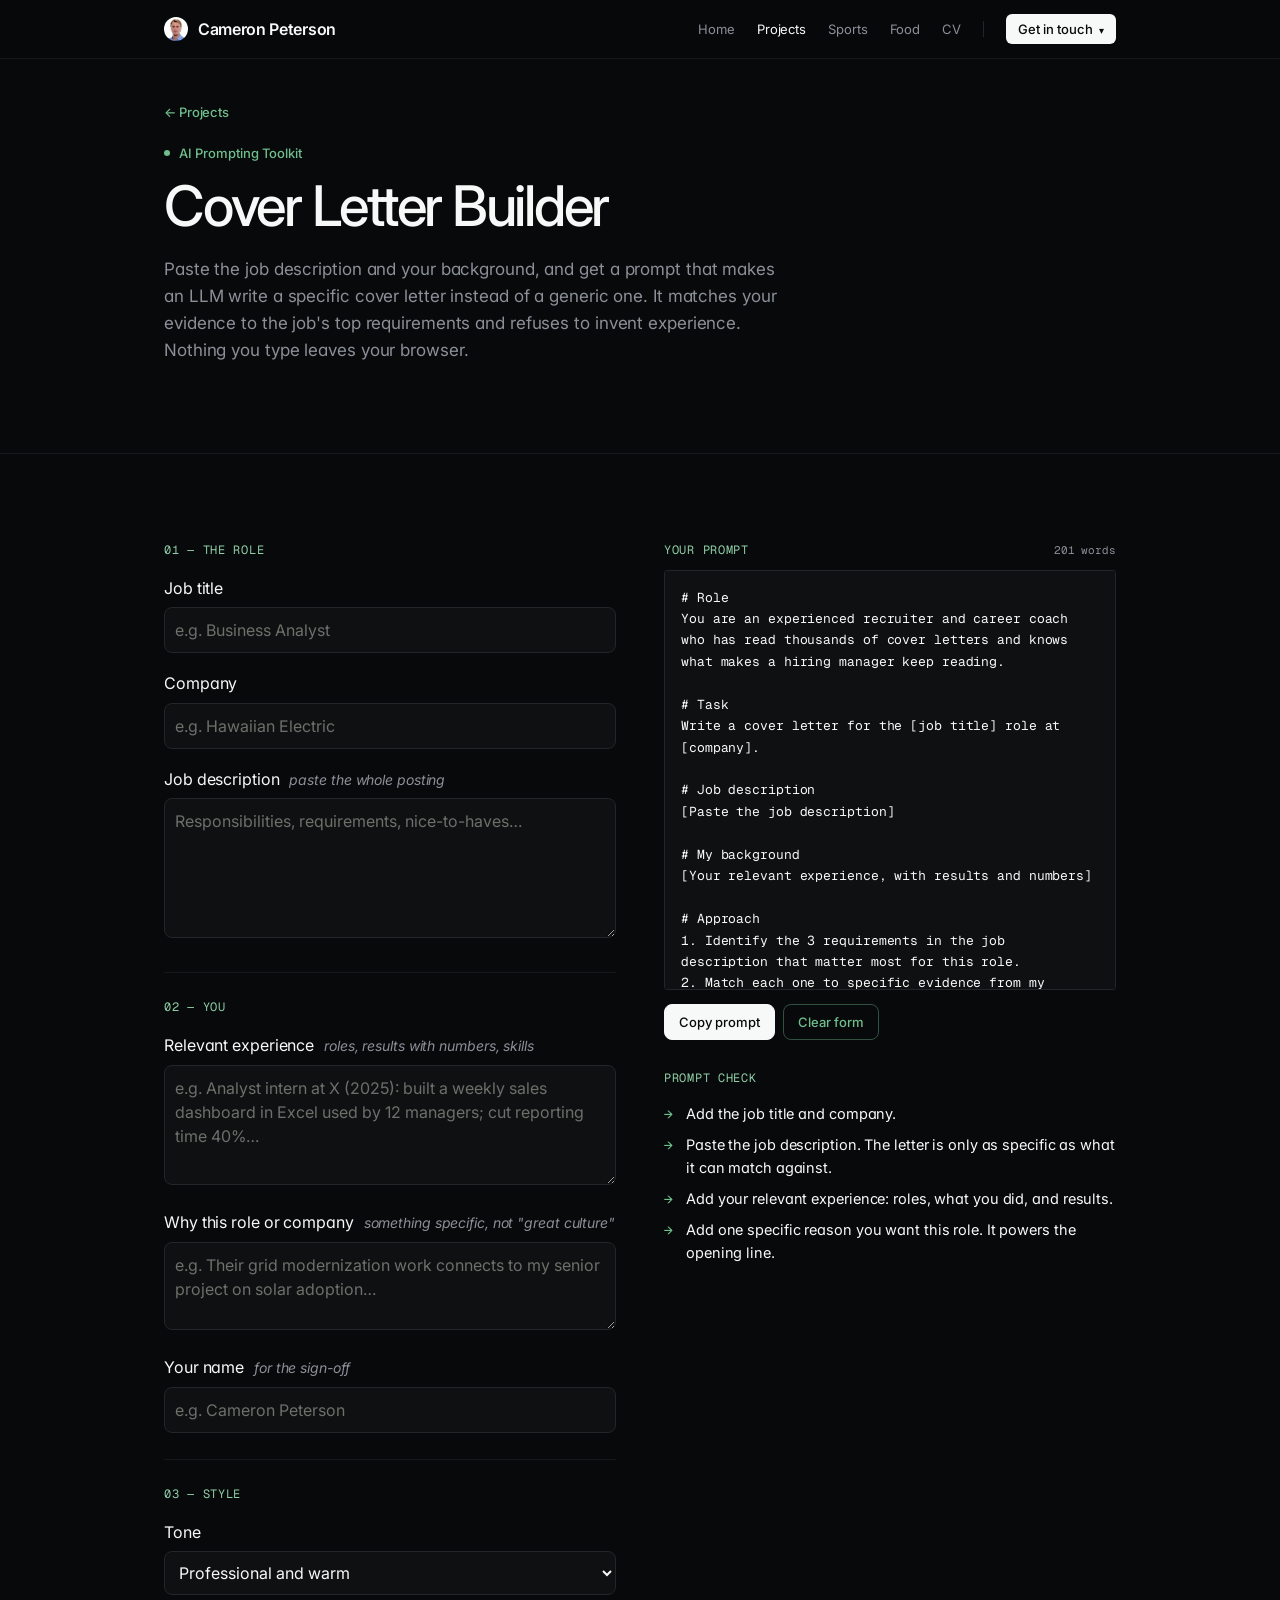
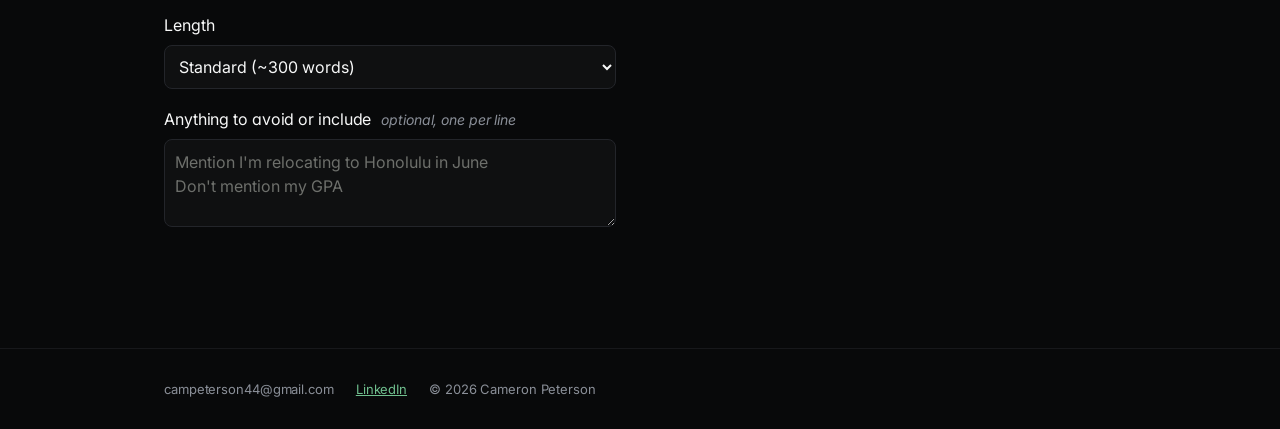
<file: cover-letter.html>
<!doctype html>
<html lang="en">
<head>
<meta charset="utf-8">
<meta name="viewport" content="width=device-width,initial-scale=1">
<title>Cover Letter Builder | Cameron Peterson</title>
<meta name="description" content="Paste a job description and your background to get a prompt that writes a specific, non-generic cover letter.">
<link rel="canonical" href="https://campeterson-crypto.github.io/cover-letter.html">
<meta property="og:type" content="website">
<meta property="og:site_name" content="Cameron Peterson">
<meta property="og:title" content="Cover Letter Builder | Cameron Peterson">
<meta property="og:description" content="Paste a job description and your background to get a prompt that writes a specific, non-generic cover letter.">
<meta property="og:url" content="https://campeterson-crypto.github.io/cover-letter.html">
<meta property="og:image" content="https://campeterson-crypto.github.io/og-image.png">
<meta property="og:image:width" content="1200">
<meta property="og:image:height" content="630">
<meta property="og:image:alt" content="Cameron Peterson, personal site">
<meta name="twitter:card" content="summary_large_image">
<link rel="icon" href="favicon.svg" type="image/svg+xml">
<link rel="apple-touch-icon" href="apple-touch-icon.png">
<link rel="stylesheet" href="style.css?v=14">
</head>
<body><main id="m">
<section class="band"><div class="wrap">
  <a class="crumb" href="projects.html">← Projects</a><br>
  <a class="eyebrow" href="projects.html">AI Prompting Toolkit</a>
  <h1>Cover Letter Builder</h1>
  <p class="lede">Paste the job description and your background, and get a prompt that makes an LLM write a specific cover letter instead of a generic one. It matches your evidence to the job's top requirements and refuses to invent experience. Nothing you type leaves your browser.</p>
</div></section>
<section class="band"><div class="wrap tk">
  <div>
    <div class="step"><p class="label">01 — The role</p>
      <label class="field"><span>Job title</span><input id="title" placeholder="e.g. Business Analyst"></label>
      <label class="field"><span>Company</span><input id="company" placeholder="e.g. Hawaiian Electric"></label>
      <label class="field"><span>Job description <em>paste the whole posting</em></span><textarea id="jd" style="min-height:140px" placeholder="Responsibilities, requirements, nice-to-haves…"></textarea></label>
    </div>
    <div class="step"><p class="label">02 — You</p>
      <label class="field"><span>Relevant experience <em>roles, results with numbers, skills</em></span><textarea id="bg" style="min-height:120px" placeholder="e.g. Analyst intern at X (2025): built a weekly sales dashboard in Excel used by 12 managers; cut reporting time 40%…"></textarea></label>
      <label class="field"><span>Why this role or company <em>something specific, not "great culture"</em></span><textarea id="why" placeholder="e.g. Their grid modernization work connects to my senior project on solar adoption…"></textarea></label>
      <label class="field"><span>Your name <em>for the sign-off</em></span><input id="name" placeholder="e.g. Cameron Peterson"></label>
    </div>
    <div class="step"><p class="label">03 — Style</p>
      <label class="field"><span>Tone</span><select id="tone"><option>Professional and warm</option><option>Confident and direct</option><option>Enthusiastic</option><option>Formal</option></select></label>
      <label class="field"><span>Length</span><select id="len"><option value="about 200 words, 3 short paragraphs">Short (~200 words)</option><option value="about 300 words, 3–4 paragraphs" selected>Standard (~300 words)</option><option value="about 400 words, 4 paragraphs, no more than one page">Full page (~400 words)</option></select></label>
      <label class="field"><span>Anything to avoid or include <em>optional, one per line</em></span><textarea id="extra" placeholder="Mention I'm relocating to Honolulu in June&#10;Don't mention my GPA"></textarea></label>
    </div>
  </div>
  <aside class="out" aria-label="Generated prompt">
    <div class="outhead"><p class="label">Your prompt</p><span class="wc" id="wc"></span></div>
    <pre id="out" aria-live="polite"></pre>
    <div class="actions"><button class="btn solid" id="copy" type="button">Copy prompt</button><button class="btn ghost" id="clear" type="button">Clear form</button></div>
    <p class="label">Prompt check</p><ul class="checks" id="check"></ul>
  </aside>
</div></section>
</main>
<script src="site.js?v=14"></script><script>
shell("Projects");
const $=i=>document.getElementById(i),F=["title","company","jd","bg","why","name","tone","len","extra"];
function build(){
  const v=Object.fromEntries(F.map(i=>[i,$(i).value.trim()]));
  const role=v.title||"[job title]",co=v.company||"[company]";
  const p=[
"# Role\nYou are an experienced recruiter and career coach who has read thousands of cover letters and knows what makes a hiring manager keep reading.",
`# Task\nWrite a cover letter for the ${role} role at ${co}.`,
"# Job description\n"+(v.jd||"[Paste the job description]"),
"# My background\n"+(v.bg||"[Your relevant experience, with results and numbers]")];
  if(v.why)p.push("# Why I want this role\n"+v.why);
  p.push(`# Approach
1. Identify the 3 requirements in the job description that matter most for this role.
2. Match each one to specific evidence from my background, using the numbers I gave.
3. Open with a specific hook about the role or ${co}, not "I am writing to apply for…".
4. Before finishing, cut any sentence that could appear in anyone else's cover letter.
If my background doesn't support a requirement, do not invent experience. Tell me what's missing after the letter instead.`);
  p.push(`# Output format
- The letter only: ${v.len}${v.name?`, signed "${v.name}"`:""}
- Tone: ${v.tone}
- Then, under a line, list the 3 requirements you targeted and the evidence you used for each`);
  const avoid=['Clichés such as "passionate", "team player", "fast-paced environment" and "I believe I would be a great fit"',"Repeating my resume line by line",...v.extra.split("\n").map(s=>s.trim()).filter(Boolean)];
  p.push("# Also\n"+avoid.map(a=>"- "+a).join("\n"));
  const txt=p.join("\n\n");$("out").textContent=txt;$("wc").textContent=words(txt)+" words";
  const c=[];
  if(!v.title||!v.company)c.push("Add the job title and company.");
  if(!v.jd)c.push("Paste the job description. The letter is only as specific as what it can match against.");
  else if(words(v.jd)<60)c.push("That job description looks short. Paste the full posting, including requirements.");
  if(!v.bg)c.push("Add your relevant experience: roles, what you did, and results.");
  else if(!/\d/.test(v.bg))c.push("Add at least one number (a %, $, count or timeframe). Concrete results make letters stand out.");
  if(!v.why)c.push("Add one specific reason you want this role. It powers the opening line.");
  renderChecks($("check"),c);
}
F.forEach(i=>$(i).addEventListener("input",build));
wireCopy($("copy"),$("out"));
$("clear").addEventListener("click",()=>{F.forEach(i=>{const e=$(i);e.value=e.tagName=="SELECT"?([...e.options].find(o=>o.defaultSelected)||e.options[0]).value:""});build();$("title").focus()});
build();
</script></body></html>
</file>
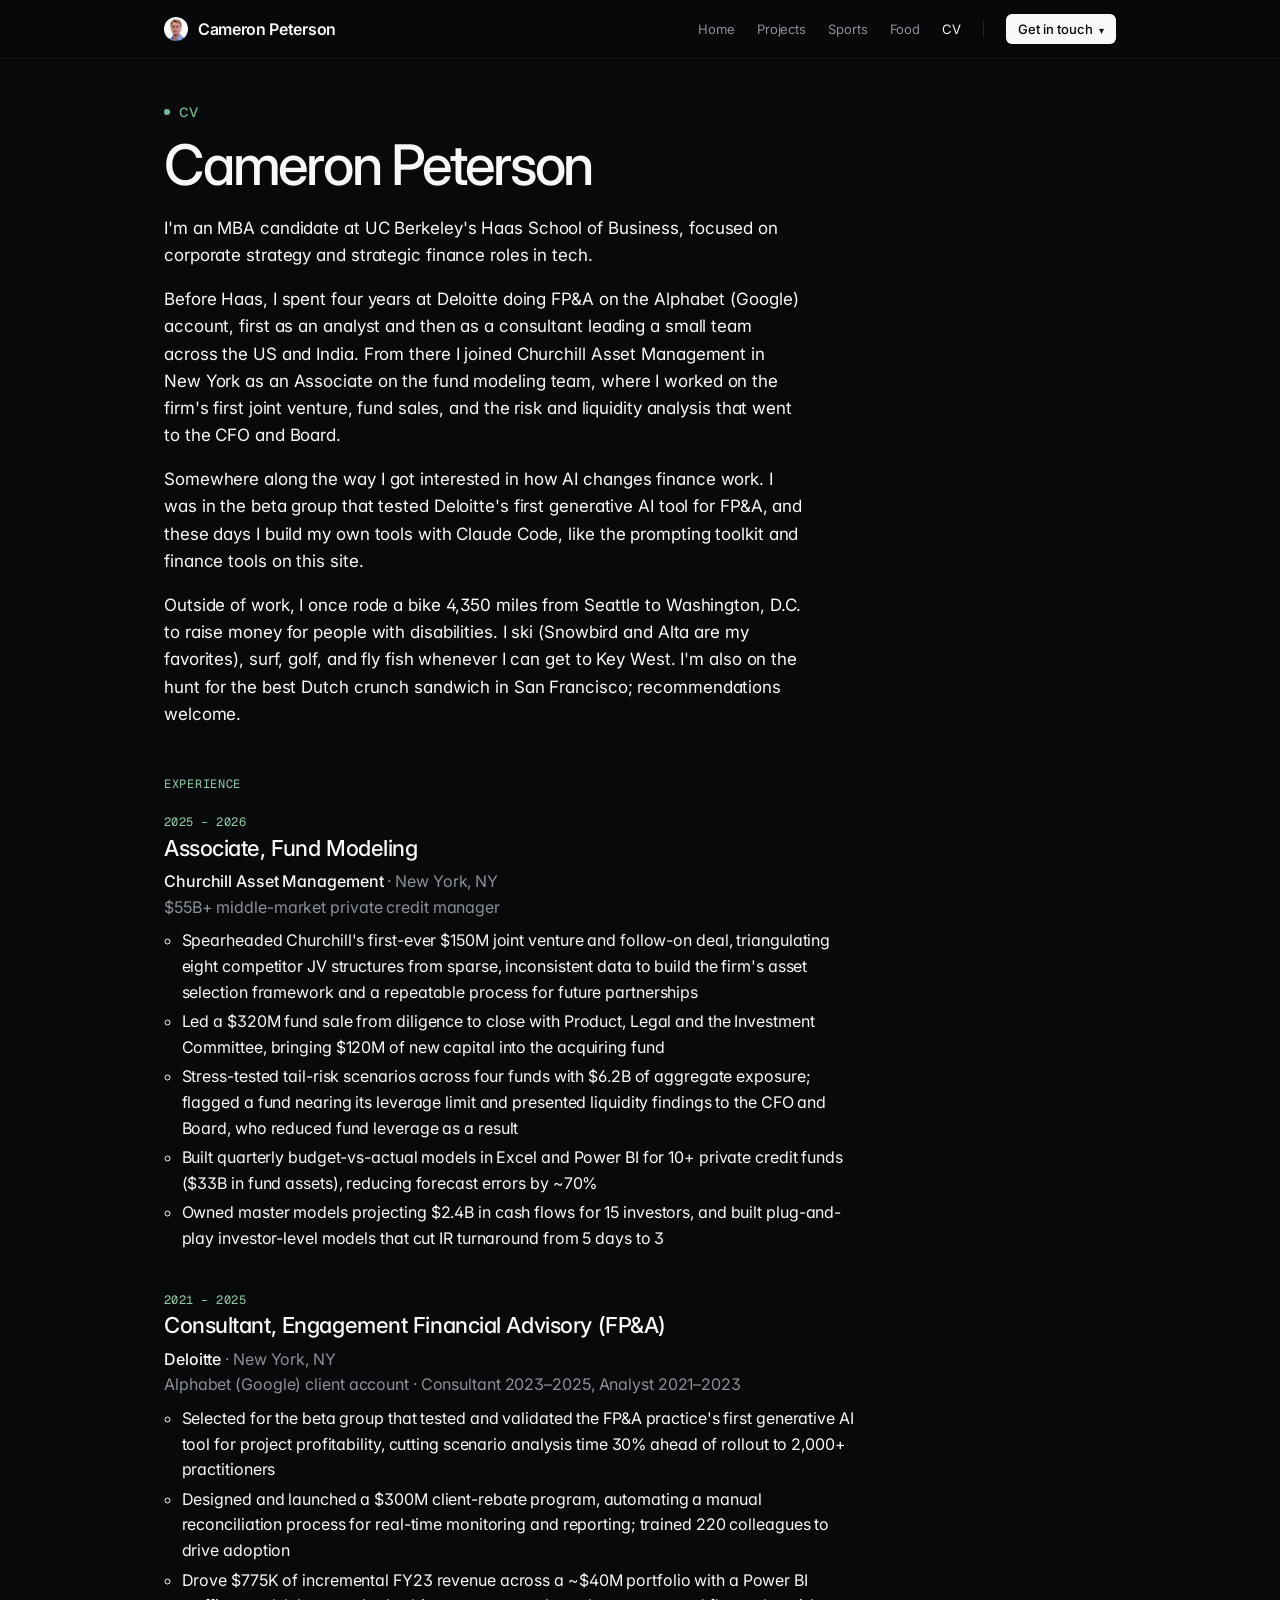
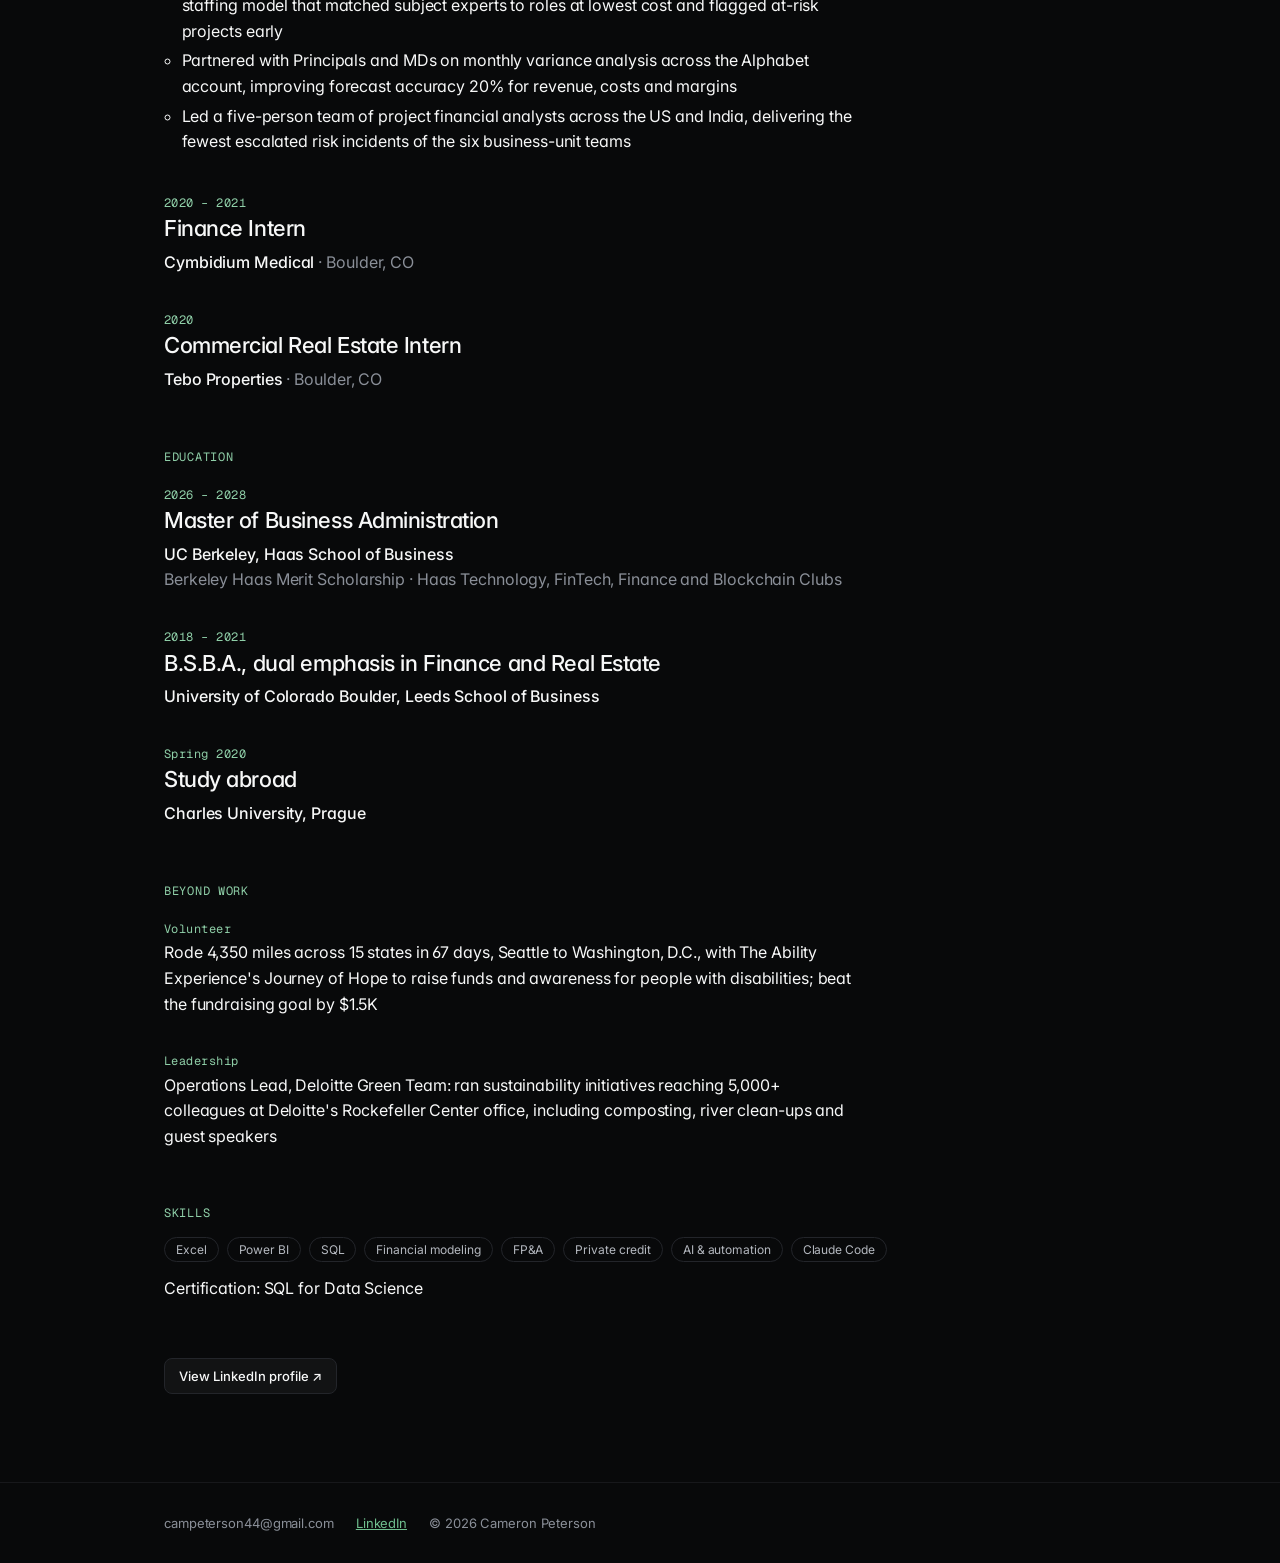
<file: cv.html>
<!doctype html>
<html lang="en">
<head>
<meta charset="utf-8">
<meta name="viewport" content="width=device-width,initial-scale=1">
<title>CV | Cameron Peterson</title>
<meta name="description" content="Cameron Peterson's CV: Berkeley Haas MBA candidate with experience in FP&amp;A at Deloitte and private credit at Churchill Asset Management.">
<link rel="canonical" href="https://campeterson-crypto.github.io/cv.html">
<meta property="og:type" content="website">
<meta property="og:site_name" content="Cameron Peterson">
<meta property="og:title" content="CV | Cameron Peterson">
<meta property="og:description" content="Cameron Peterson's CV: Berkeley Haas MBA candidate with experience in FP&amp;A at Deloitte and private credit at Churchill Asset Management.">
<meta property="og:url" content="https://campeterson-crypto.github.io/cv.html">
<meta property="og:image" content="https://campeterson-crypto.github.io/og-image.png">
<meta property="og:image:width" content="1200">
<meta property="og:image:height" content="630">
<meta property="og:image:alt" content="Cameron Peterson, personal site">
<meta name="twitter:card" content="summary_large_image">
<link rel="icon" href="favicon.svg" type="image/svg+xml">
<link rel="apple-touch-icon" href="apple-touch-icon.png">
<link rel="stylesheet" href="style.css?v=14">
</head>
<body><main id="m"></main><script src="site.js?v=14"></script><script>
shell("CV");
const S=SITE,has=S.about.length||S.experience.length||S.education.length||S.skills.length;
const sec=(title,body)=>`<div class="cv-sec"><p class="label">${title}</p>${body}</div>`;
m.innerHTML=band(`<p class="eyebrow">CV</p><h1>${S.name}</h1>
${S.about.length?`<div class="prose lede" style="color:var(--fg);margin-bottom:48px">${S.about.map(p=>`<p>${p}</p>`).join("")}</div>`:""}
${S.experience.length?sec("Experience",`<ul class="items">${S.experience.map(x=>`<li><span class="when">${x.when}</span><h3>${x.role}</h3><div class="d"><b class="org">${x.org}</b>${x.where?" · "+x.where:""}${x.note?`<br>${x.note}`:""}</div>${x.points&&x.points.length?`<ul>${x.points.map(p=>`<li>${p}</li>`).join("")}</ul>`:""}</li>`).join("")}</ul>`):""}
${S.education.length?sec("Education",`<ul class="items">${S.education.map(x=>`<li><span class="when">${x.when}</span><h3>${x.degree}</h3><div class="d"><b class="org">${x.school}</b>${x.note?`<br>${x.note}`:""}</div></li>`).join("")}</ul>`):""}
${S.extras&&S.extras.length?sec("Beyond work",`<ul class="items">${S.extras.map(x=>`<li><span class="when">${x.label}</span><div>${x.text}</div></li>`).join("")}</ul>`):""}
${S.skills.length?sec("Skills",`<ul class="tags">${S.skills.map(s=>`<li>${s}</li>`).join("")}</ul>${S.certs&&S.certs.length?`<p class="d" style="margin-top:14px">Certification: ${S.certs.join(", ")}</p>`:""}`):""}
${has?"":`<p class="lede" style="margin-bottom:24px">My full experience and education are on LinkedIn while this page is being filled in.</p>`}
<div class="btns" style="margin-top:${has?56:0}px"><a class="btn" href="${S.linkedin}">View LinkedIn profile ↗</a></div>`);
</script></body></html>
</file>
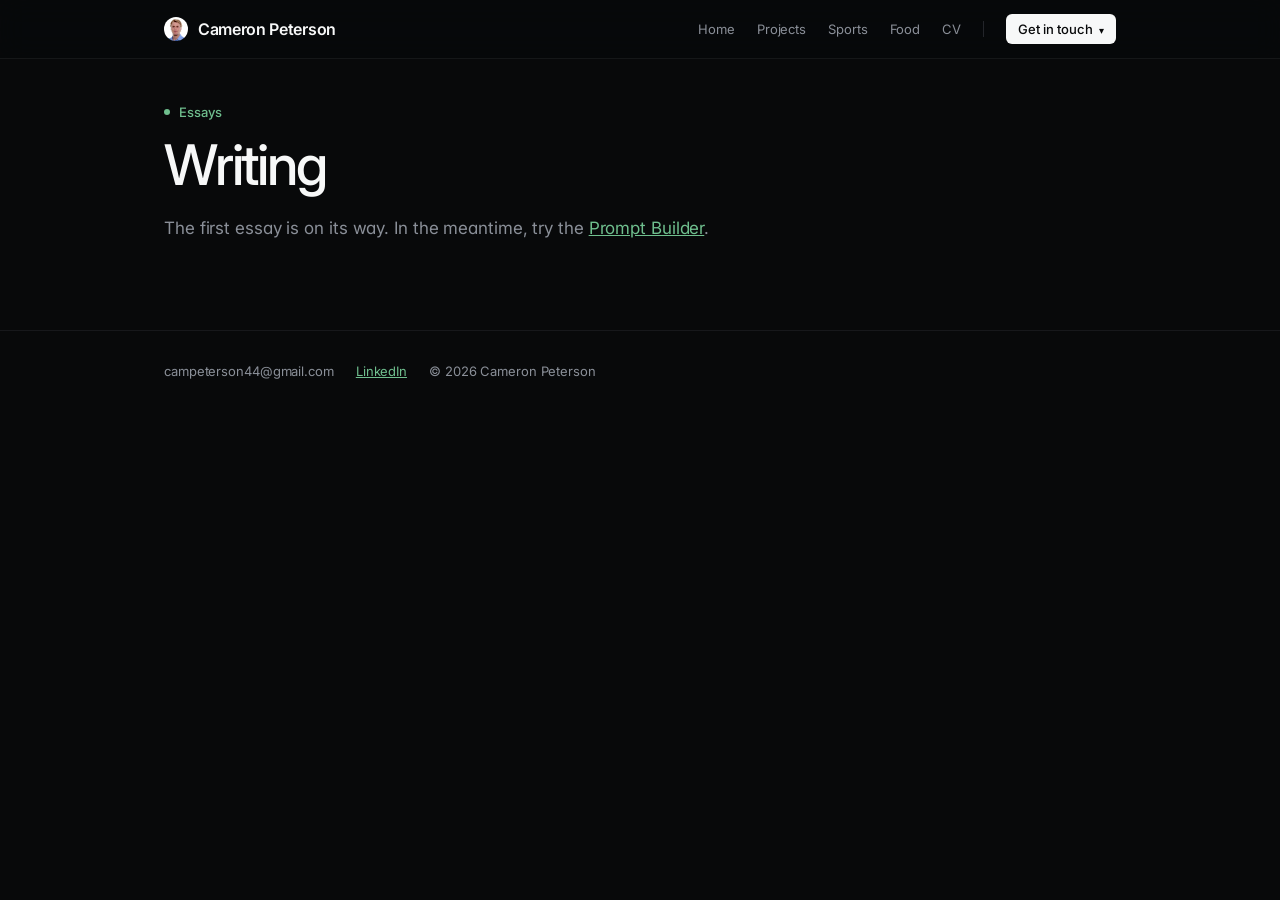
<file: essays.html>
<!doctype html>
<html lang="en">
<head>
<meta charset="utf-8">
<meta name="viewport" content="width=device-width,initial-scale=1">
<title>Essays | Cameron Peterson</title>
<meta name="description" content="Essays and writing by Cameron Peterson.">
<link rel="canonical" href="https://campeterson-crypto.github.io/essays.html">
<meta property="og:type" content="website">
<meta property="og:site_name" content="Cameron Peterson">
<meta property="og:title" content="Essays | Cameron Peterson">
<meta property="og:description" content="Essays and writing by Cameron Peterson.">
<meta property="og:url" content="https://campeterson-crypto.github.io/essays.html">
<meta property="og:image" content="https://campeterson-crypto.github.io/og-image.png">
<meta property="og:image:width" content="1200">
<meta property="og:image:height" content="630">
<meta property="og:image:alt" content="Cameron Peterson, personal site">
<meta name="twitter:card" content="summary_large_image">
<link rel="icon" href="favicon.svg" type="image/svg+xml">
<link rel="apple-touch-icon" href="apple-touch-icon.png">
<link rel="stylesheet" href="style.css?v=14">
</head>
<body><main id="m"></main><script src="site.js?v=14"></script><script>
shell("Essays");
m.innerHTML=band(`<p class="eyebrow">Essays</p><h1>Writing</h1>${SITE.essays.length?`<ul class="items">${SITE.essays.map(e=>`<li><span class="when">${e.date||""}</span><br><a class="t" href="${e.url}">${e.title}</a></li>`).join("")}</ul>`:`<p class="lede">The first essay is on its way. In the meantime, try the <a href="toolkit.html">Prompt Builder</a>.</p>`}`);
</script></body></html>
</file>
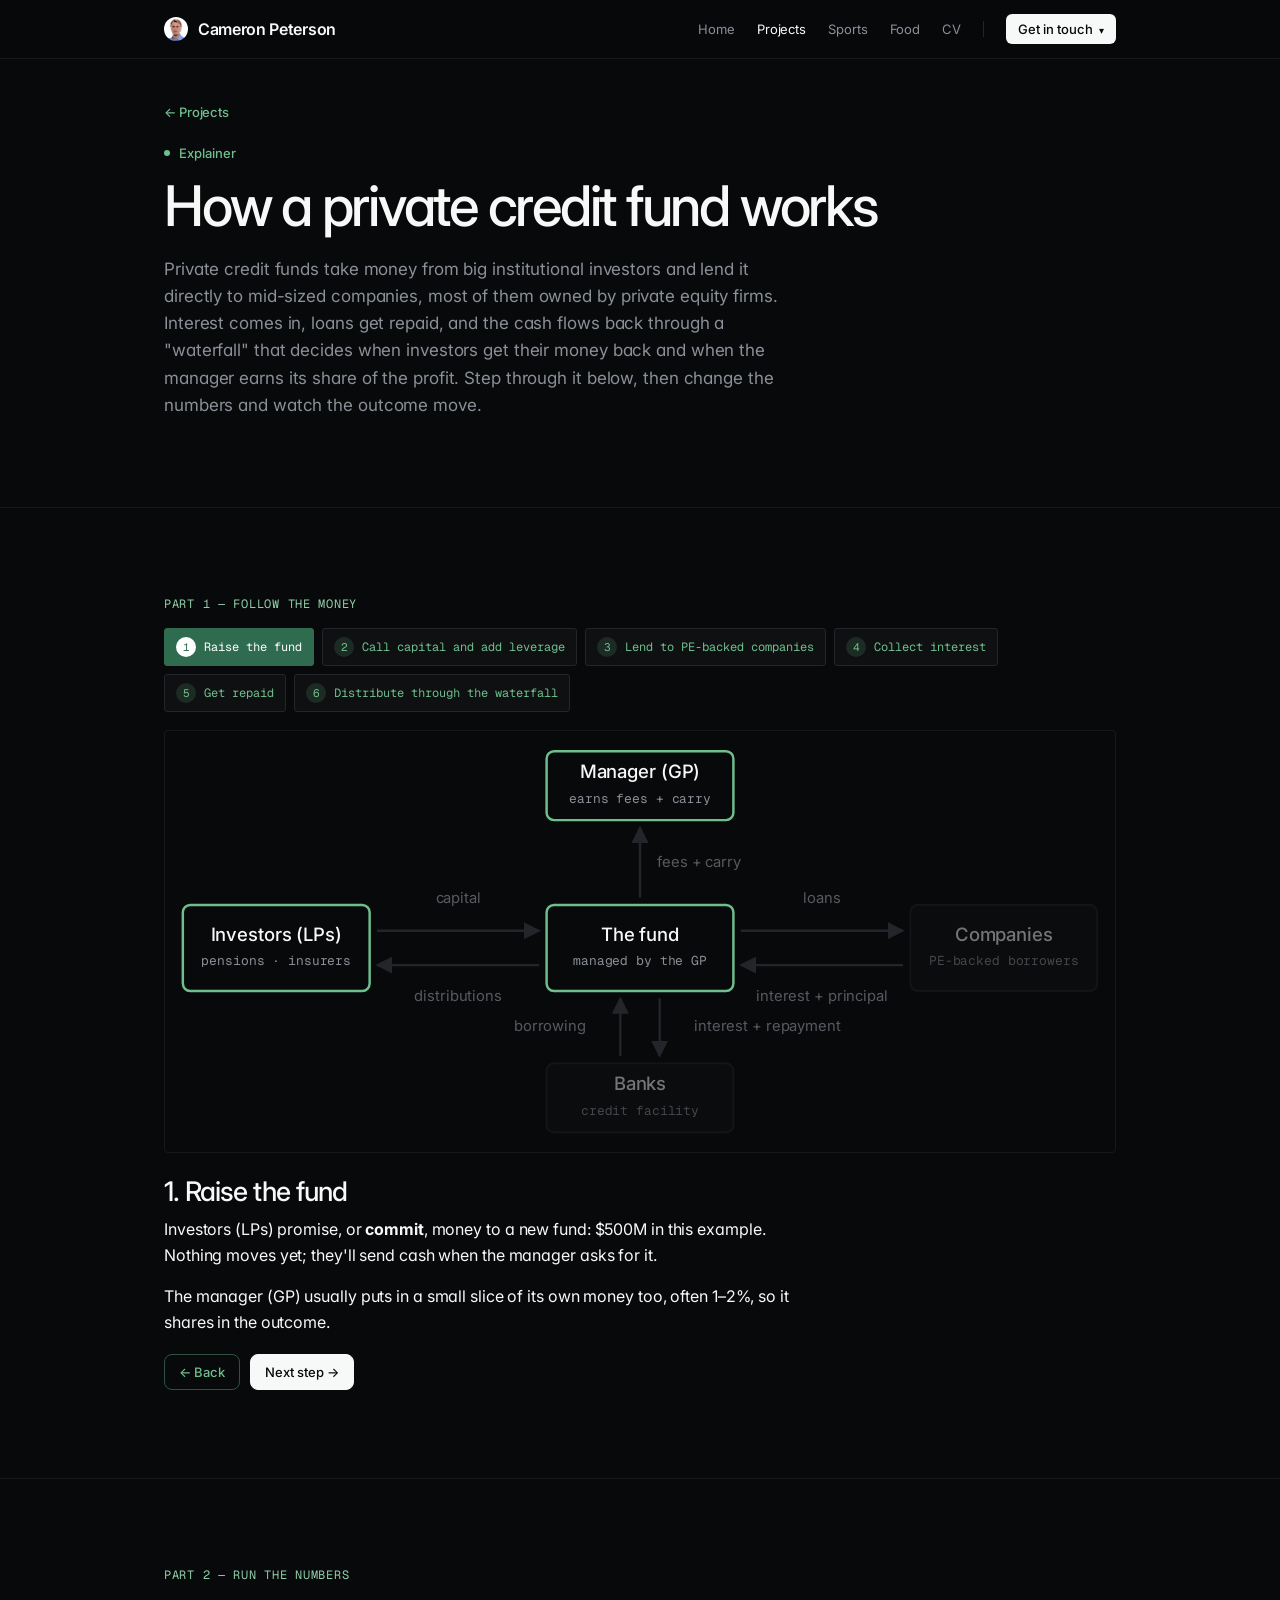
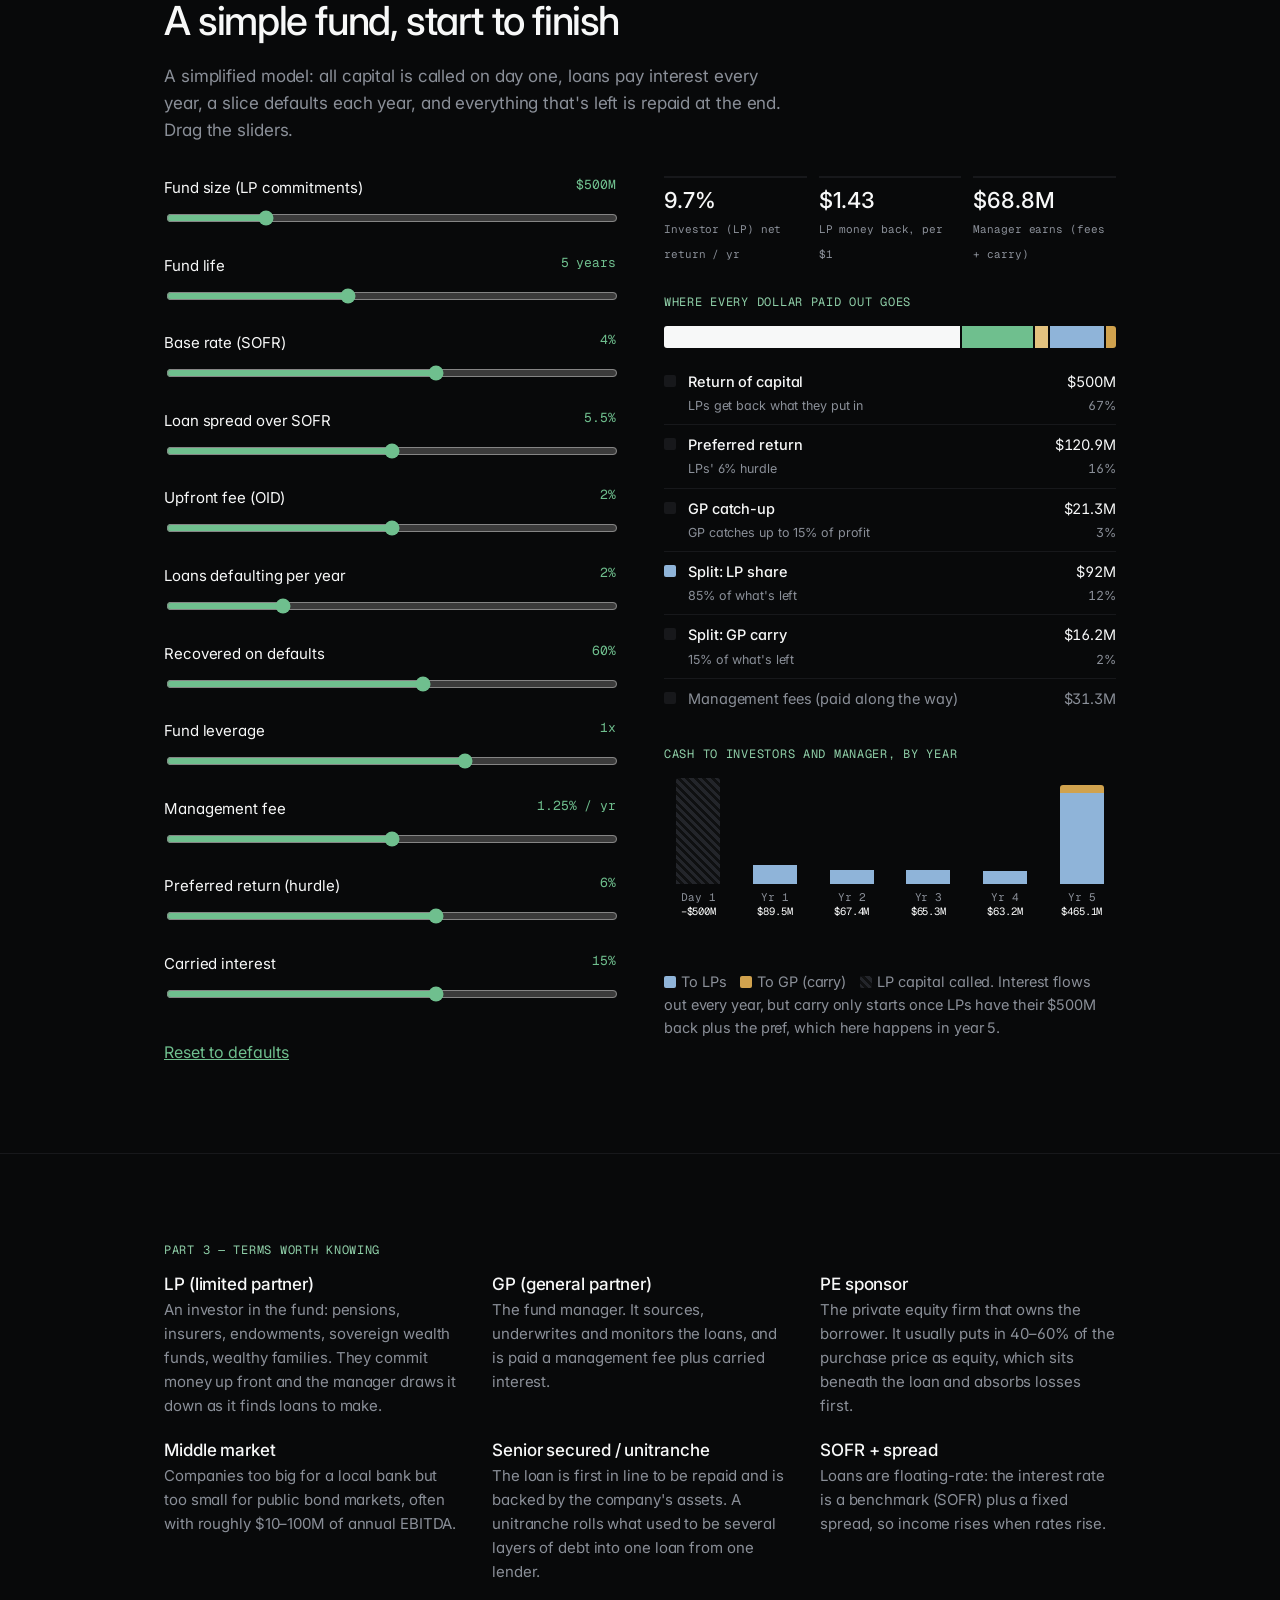
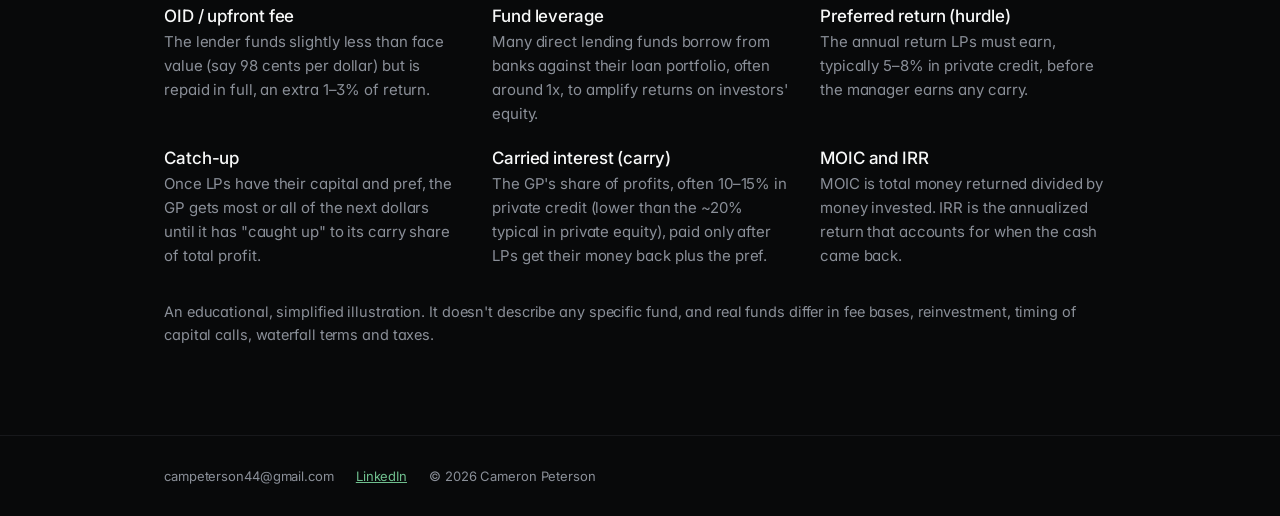
<file: private-credit.html>
<!doctype html>
<html lang="en">
<head>
<meta charset="utf-8">
<meta name="viewport" content="width=device-width,initial-scale=1">
<title>How a Private Credit Fund Works | Cameron Peterson</title>
<meta name="description" content="An interactive explainer: how LP capital becomes loans to PE-backed middle-market companies, and how cash returns through the waterfall and carried interest.">
<link rel="canonical" href="https://campeterson-crypto.github.io/private-credit.html">
<meta property="og:type" content="website">
<meta property="og:site_name" content="Cameron Peterson">
<meta property="og:title" content="How a Private Credit Fund Works | Cameron Peterson">
<meta property="og:description" content="An interactive explainer: how LP capital becomes loans to PE-backed middle-market companies, and how cash returns through the waterfall and carried interest.">
<meta property="og:url" content="https://campeterson-crypto.github.io/private-credit.html">
<meta property="og:image" content="https://campeterson-crypto.github.io/og-image.png">
<meta property="og:image:width" content="1200">
<meta property="og:image:height" content="630">
<meta property="og:image:alt" content="Cameron Peterson, personal site">
<meta name="twitter:card" content="summary_large_image">
<link rel="icon" href="favicon.svg" type="image/svg+xml">
<link rel="apple-touch-icon" href="apple-touch-icon.png">
<link rel="stylesheet" href="style.css?v=14">
</head>
<body><main id="m">
<section class="band"><div class="wrap">
  <a class="crumb" href="projects.html">← Projects</a><br>
  <a class="eyebrow" href="projects.html">Explainer</a>
  <h1>How a private credit fund works</h1>
  <p class="lede">Private credit funds take money from big institutional investors and lend it directly to mid-sized companies, most of them owned by private equity firms. Interest comes in, loans get repaid, and the cash flows back through a "waterfall" that decides when investors get their money back and when the manager earns its share of the profit. Step through it below, then change the numbers and watch the outcome move.</p>
</div></section>

<section class="band"><div class="wrap">
  <p class="label">Part 1 — Follow the money</p>
  <div class="pc-steps" role="tablist" aria-label="Fund life cycle steps" id="stepTabs"></div>
  <div class="diagram"><svg id="flow" viewBox="0 0 760 330" role="img" aria-labelledby="flowTitle"><title id="flowTitle">Diagram of money moving between investors, the fund, its manager, its lenders and the companies it lends to</title></svg></div>
  <div class="pc-explain" aria-live="polite"><h2 id="stepTitle"></h2><div id="stepBody" class="prose"></div>
    <div class="btns"><button class="btn ghost" type="button" id="prev">← Back</button><button class="btn solid" type="button" id="next">Next step →</button></div></div>
</div></section>

<section class="band"><div class="wrap">
  <p class="label">Part 2 — Run the numbers</p>
  <h2>A simple fund, start to finish</h2>
  <p class="lede" style="margin-bottom:32px">A simplified model: all capital is called on day one, loans pay interest every year, a slice defaults each year, and everything that's left is repaid at the end. Drag the sliders.</p>
  <div class="tk pc-model">
    <div id="sliders"></div>
    <aside class="out" aria-label="Fund results">
      <div class="stats pc-kpis">
        <div class="stat"><b id="kIrr">–</b><span>Investor (LP) net return / yr</span></div>
        <div class="stat"><b id="kMoic">–</b><span>LP money back, per $1</span></div>
        <div class="stat"><b id="kGp">–</b><span>Manager earns (fees + carry)</span></div>
      </div>
      <p class="label">Where every dollar paid out goes</p>
      <div class="wbar" id="wbar" aria-hidden="true"></div>
      <ol class="tiers" id="tiers"></ol>
      <p class="label" style="margin-top:28px">Cash to investors and manager, by year</p>
      <div class="years" id="years"></div>
      <p class="note" id="yearsNote"></p>
    </aside>
  </div>
</div></section>

<section class="band"><div class="wrap">
  <p class="label">Part 3 — Terms worth knowing</p>
  <dl class="gloss">
    <div><dt>LP (limited partner)</dt><dd>An investor in the fund: pensions, insurers, endowments, sovereign wealth funds, wealthy families. They commit money up front and the manager draws it down as it finds loans to make.</dd></div>
    <div><dt>GP (general partner)</dt><dd>The fund manager. It sources, underwrites and monitors the loans, and is paid a management fee plus carried interest.</dd></div>
    <div><dt>PE sponsor</dt><dd>The private equity firm that owns the borrower. It usually puts in 40–60% of the purchase price as equity, which sits beneath the loan and absorbs losses first.</dd></div>
    <div><dt>Middle market</dt><dd>Companies too big for a local bank but too small for public bond markets, often with roughly $10–100M of annual EBITDA.</dd></div>
    <div><dt>Senior secured / unitranche</dt><dd>The loan is first in line to be repaid and is backed by the company's assets. A unitranche rolls what used to be several layers of debt into one loan from one lender.</dd></div>
    <div><dt>SOFR + spread</dt><dd>Loans are floating-rate: the interest rate is a benchmark (SOFR) plus a fixed spread, so income rises when rates rise.</dd></div>
    <div><dt>OID / upfront fee</dt><dd>The lender funds slightly less than face value (say 98 cents per dollar) but is repaid in full, an extra 1–3% of return.</dd></div>
    <div><dt>Fund leverage</dt><dd>Many direct lending funds borrow from banks against their loan portfolio, often around 1x, to amplify returns on investors' equity.</dd></div>
    <div><dt>Preferred return (hurdle)</dt><dd>The annual return LPs must earn, typically 5–8% in private credit, before the manager earns any carry.</dd></div>
    <div><dt>Catch-up</dt><dd>Once LPs have their capital and pref, the GP gets most or all of the next dollars until it has "caught up" to its carry share of total profit.</dd></div>
    <div><dt>Carried interest (carry)</dt><dd>The GP's share of profits, often 10–15% in private credit (lower than the ~20% typical in private equity), paid only after LPs get their money back plus the pref.</dd></div>
    <div><dt>MOIC and IRR</dt><dd>MOIC is total money returned divided by money invested. IRR is the annualized return that accounts for when the cash came back.</dd></div>
  </dl>
  <p class="note" style="margin-top:32px">An educational, simplified illustration. It doesn't describe any specific fund, and real funds differ in fee bases, reinvestment, timing of capital calls, waterfall terms and taxes.</p>
</div></section>
</main>
<script src="site.js?v=14"></script><script>
shell("Projects");
const $=i=>document.getElementById(i);
const M=n=>"$"+(Math.abs(n)>=1000?(n/1000).toFixed(2)+"B":(Math.round(n*10)/10).toLocaleString("en-US",{maximumFractionDigits:1})+"M");
const P=n=>(Math.round(n*1000)/10).toFixed(1)+"%";

// ---------- model ----------
const SL=[
 ["size","Fund size (LP commitments)",100,2000,50,500,v=>"$"+v+"M"],
 ["years","Fund life",3,8,1,5,v=>v+" years"],
 ["sofr","Base rate (SOFR)",1,6,0.25,4,v=>v+"%"],
 ["spread","Loan spread over SOFR",3,8,0.25,5.5,v=>v+"%"],
 ["oid","Upfront fee (OID)",0,4,0.25,2,v=>v+"%"],
 ["def","Loans defaulting per year",0,8,0.25,2,v=>v+"%"],
 ["rec","Recovered on defaults",20,90,5,60,v=>v+"%"],
 ["lev","Fund leverage",0,1.5,0.25,1,v=>v+"x"],
 ["fee","Management fee",0.5,2,0.25,1.25,v=>v+"% / yr"],
 ["hurdle","Preferred return (hurdle)",0,10,0.5,6,v=>v+"%"],
 ["carry","Carried interest",0,25,2.5,15,v=>v+"%"]];
const V={};SL.forEach(s=>V[s[0]]=s[5]);
$("sliders").innerHTML=SL.map(([k,l,mn,mx,st,dv,f])=>`<label class="sl"><span class="slt">${l}<output id="o-${k}">${f(dv)}</output></span><input type="range" id="s-${k}" min="${mn}" max="${mx}" step="${st}" value="${dv}"></label>`).join("")+`<button class="linkbtn" type="button" id="resetModel" style="margin-top:10px">Reset to defaults</button>`;

function irr(flows){let lo=-0.99,hi=1;const npv=r=>flows.reduce((s,c,t)=>s+c/Math.pow(1+r,t),0);if(npv(lo)*npv(hi)>0)return NaN;for(let i=0;i<100;i++){const mid=(lo+hi)/2;npv(mid)>0?lo=mid:hi=mid}return (lo+hi)/2}
function model(){
  const C=V.size,T=V.years,levDebt=C*V.lev,A0=C+levDebt,rate=(V.sofr+V.spread)/100,levRate=(V.sofr+2.25)/100;
  let A=A0,carryIn=0;const rows=[];
  for(let t=1;t<=T;t++){
    const interest=A*rate,oid=t==1?A0*V.oid/100:0,defaulted=A*V.def/100,recov=defaulted*V.rec/100,loss=defaulted-recov;
    A-=defaulted;const levInt=levDebt*levRate,fee=C*V.fee/100;
    let net=interest+oid+recov-levInt-fee+carryIn;carryIn=0;
    const principal=t==T?A-levDebt:0;net+=principal;
    if(net<0&&t<T){carryIn=net;net=0}
    rows.push({t,interest:interest+oid,loss,levInt,fee,principal,net:Math.max(net,0)});
  }
  // European-style waterfall, applied year by year as cash comes in
  const h=V.hurdle/100,c=V.carry/100;let capOut=C,prefOwed=0,roc=0,pref=0,cu=0,lpS=0,gpS=0;
  rows.forEach(r=>{prefOwed+=(capOut+prefOwed)*h;let x=r.net;
    const a=Math.min(x,capOut);capOut-=a;roc+=a;x-=a;
    const b=Math.min(x,prefOwed);prefOwed-=b;pref+=b;x-=b;
    let g=0,l=a+b;
    if(x>0&&c>0){const target=c/(1-c)*pref;const d=Math.min(x,Math.max(0,target-cu));cu+=d;g+=d;x-=d}
    if(x>0){lpS+=x*(1-c);gpS+=x*c;l+=x*(1-c);g+=x*c}
    r.lp=l;r.gp=g});
  const fees=sum(rows.map(r=>r.fee)),lpTot=roc+pref+lpS,carryTot=cu+gpS;
  return{C,T,A0,levDebt,rate,levRate,rows,roc,pref,cu,lpS,gpS,fees,carryTot,lpTot,irr:irr([-C,...rows.map(r=>r.lp)]),moic:lpTot/C,losses:sum(rows.map(r=>r.loss)),interest:sum(rows.map(r=>r.interest))};
}
const sum=a=>a.reduce((s,n)=>s+n,0);

// ---------- diagram ----------
const NODES={
  lp:{x:8,y:135,w:152,h:70,t:"Investors (LPs)",s:"pensions · insurers"},
  fund:{x:304,y:135,w:152,h:70,t:"The fund",s:"managed by the GP"},
  co:{x:600,y:135,w:152,h:70,t:"Companies",s:"PE-backed borrowers"},
  gp:{x:304,y:10,w:152,h:56,t:"Manager (GP)",s:"earns fees + carry"},
  bank:{x:304,y:264,w:152,h:56,t:"Banks",s:"credit facility"}};
const ARROWS=[
  ["call","lp","fund",-14,"capital"],["dist","fund","lp",-14,"distributions"],
  ["loan","fund","co",-14,"loans"],["repay","co","fund",-14,"interest + principal"],
  ["gp","fund","gp",0,"fees + carry"],
  ["borrow","bank","fund",-16,"borrowing"],["service","fund","bank",-16,"interest + repayment"]];
const ctr=n=>({x:n.x+n.w/2,y:n.y+n.h/2});
function edge(n,dx,dy){const c=ctr(n),t=Math.min(dx?n.w/2/Math.abs(dx):1e9,dy?n.h/2/Math.abs(dy):1e9);return{x:c.x+dx*t,y:c.y+dy*t}}
function drawFlow(){
  let s=`<defs><marker id="ah" viewBox="0 0 10 10" refX="9" refY="5" markerWidth="7" markerHeight="7" orient="auto-start-reverse"><path d="M0,0 L10,5 L0,10 z" class="ahd"/></marker><marker id="ahOn" viewBox="0 0 10 10" refX="9" refY="5" markerWidth="7" markerHeight="7" orient="auto-start-reverse"><path d="M0,0 L10,5 L0,10 z" class="ahOn"/></marker></defs>`;
  ARROWS.forEach(([id,a,b,off,label])=>{const A=NODES[a],B=NODES[b],ca=ctr(A),cb=ctr(B);let dx=cb.x-ca.x,dy=cb.y-ca.y;const L=Math.hypot(dx,dy);dx/=L;dy/=L;
    const px=-dy,py=dx,p1=edge(A,dx,dy),p2=edge(B,-dx,-dy),gap=6;
    const x1=p1.x+px*off+dx*gap,y1=p1.y+py*off+dy*gap,x2=p2.x+px*off-dx*gap,y2=p2.y+py*off-dy*gap;
    const lo=off<0?off-12:off+12,lx=(x1+x2)/2+px*(off?lo:0)+(off?0:14),ly=(y1+y2)/2+py*(off?lo:0);
    const anchor=Math.abs(dx)>0.5?"middle":(lx>(x1+x2)/2?"start":"end");
    s+=`<g class="arrow" data-a="${id}"><line x1="${x1.toFixed(1)}" y1="${y1.toFixed(1)}" x2="${x2.toFixed(1)}" y2="${y2.toFixed(1)}" marker-end="url(#ah)"/><text x="${lx.toFixed(1)}" y="${ly.toFixed(1)}" text-anchor="${anchor}" dominant-baseline="middle">${label}</text></g>`});
  Object.entries(NODES).forEach(([id,n])=>{s+=`<g class="node" data-n="${id}"><rect x="${n.x}" y="${n.y}" width="${n.w}" height="${n.h}" rx="6"/><text class="nt" x="${n.x+n.w/2}" y="${n.y+n.h/2-6}" text-anchor="middle">${n.t}</text><text class="ns" x="${n.x+n.w/2}" y="${n.y+n.h/2+14}" text-anchor="middle">${n.s}</text></g>`});
  $("flow").insertAdjacentHTML("beforeend",s);
}
const STEPS=[
  {t:"Raise the fund",n:["lp","fund","gp"],a:[],b:R=>`<p>Investors (LPs) promise, or <b>commit</b>, money to a new fund: ${M(R.C)} in this example. Nothing moves yet; they'll send cash when the manager asks for it.</p><p>The manager (GP) usually puts in a small slice of its own money too, often 1–2%, so it shares in the outcome.</p>`},
  {t:"Call capital and add leverage",n:["lp","fund","bank"],a:["call","borrow"],b:R=>`<p>As the GP finds good loans, it <b>calls capital</b> from LPs. Many direct lending funds also borrow from banks against their loans.</p><p>Here, ${M(R.C)} of LP equity plus ${V.lev}x leverage (${M(R.levDebt)}) means the fund can lend about <b>${M(R.A0)}</b>.</p>`},
  {t:"Lend to PE-backed companies",n:["fund","co"],a:["loan"],b:R=>`<p>The fund makes <b>senior secured, floating-rate loans</b> to middle-market companies, usually to help a private equity sponsor buy the company or make an acquisition.</p><p>The sponsor typically puts in 40–60% of the purchase price as equity, which sits below the loan and absorbs losses first. A fund spreads its money across dozens of borrowers.</p>`},
  {t:"Collect interest",n:["co","fund","gp","bank"],a:["repay","gp","service"],b:R=>`<p>Borrowers pay <b>SOFR + spread</b>: ${V.sofr}% + ${V.spread}% = ${(V.sofr+V.spread).toFixed(2)}% a year here, plus a ${V.oid}% upfront fee. Over the fund's life that's about <b>${M(R.interest)}</b> of interest and fees.</p><p>Out of that, the fund pays interest on its bank borrowing (${M(sum(R.rows.map(r=>r.levInt)))}) and the GP's management fee (${M(R.fees)}). Some borrowers default; after recoveries, losses total ${M(R.losses)}.</p>`},
  {t:"Get repaid",n:["co","fund","bank"],a:["repay","service"],b:R=>`<p>Loans are repaid at maturity, or earlier when the company is sold or refinanced, often after three or four years. The fund repays its bank borrowing first.</p><p>In this example ${M(R.rows[R.rows.length-1].principal)} of principal comes back to the fund in year ${R.T}, after the bank is repaid.</p>`},
  {t:"Distribute through the waterfall",n:["fund","lp","gp"],a:["dist","gp"],b:R=>`<p>Cash goes out in a strict order called the <b>waterfall</b>:</p><ol><li><b>Return of capital:</b> LPs get back the ${M(R.C)} they put in.</li><li><b>Preferred return:</b> LPs get a ${V.hurdle}% annual return on that money (${M(R.pref)} here).</li><li><b>Catch-up:</b> the GP takes the next dollars until it has ${V.carry}% of profits so far (${M(R.cu)}).</li><li><b>Split:</b> everything after that is shared ${100-V.carry}/${V.carry} between LPs and GP.</li></ol><p>So the GP earns <b>carry only after LPs have their principal back plus the pref</b>. Here carry totals ${M(R.carryTot)}.</p>`}];
let step=0;
$("stepTabs").innerHTML=STEPS.map((s,i)=>`<button type="button" role="tab" id="tab${i}" data-i="${i}"><span>${i+1}</span>${s.t}</button>`).join("");
function showStep(i){step=Math.max(0,Math.min(STEPS.length-1,i));const S=STEPS[step],R=model();
  document.querySelectorAll("#stepTabs button").forEach((b,j)=>{b.setAttribute("aria-selected",j==step);b.tabIndex=j==step?0:-1});
  document.querySelectorAll("#flow .node").forEach(g=>g.classList.toggle("on",S.n.includes(g.dataset.n)));
  document.querySelectorAll("#flow .arrow").forEach(g=>{const on=S.a.includes(g.dataset.a);g.classList.toggle("on",on);g.querySelector("line").setAttribute("marker-end",on?"url(#ahOn)":"url(#ah)")});
  $("stepTitle").textContent=`${step+1}. ${S.t}`;$("stepBody").innerHTML=S.b(R);
  $("prev").disabled=step==0;$("next").textContent=step==STEPS.length-1?"Start over ↺":"Next step →";}
$("stepTabs").addEventListener("click",e=>{const b=e.target.closest("button");if(b)showStep(+b.dataset.i)});
$("stepTabs").addEventListener("keydown",e=>{if(e.key=="ArrowRight"||e.key=="ArrowLeft"){showStep(step+(e.key=="ArrowRight"?1:-1));$("tab"+step).focus();e.preventDefault()}});
$("prev").addEventListener("click",()=>showStep(step-1));
$("next").addEventListener("click",()=>showStep(step==STEPS.length-1?0:step+1));

// ---------- results ----------
function render(){
  SL.forEach(([k,,,,,,f])=>$("o-"+k).textContent=f(V[k]));
  const R=model(),tot=R.roc+R.pref+R.cu+R.lpS+R.gpS;
  $("kIrr").textContent=isFinite(R.irr)?P(R.irr):"–";
  $("kMoic").textContent="$"+R.moic.toFixed(2);
  $("kGp").textContent=M(R.fees+R.carryTot);
  const T=[["roc","Return of capital","LPs get back what they put in",R.roc,"lp"],["pref","Preferred return",`LPs' ${V.hurdle}% hurdle`,R.pref,"lp"],["cu","GP catch-up",`GP catches up to ${V.carry}% of profit`,R.cu,"gp"],["lps","Split: LP share",`${100-V.carry}% of what's left`,R.lpS,"lp"],["gps","Split: GP carry",`${V.carry}% of what's left`,R.gpS,"gp"]];
  $("wbar").innerHTML=T.filter(x=>x[3]>0.05).map(x=>`<span class="w-${x[0]}" style="flex:${x[3]}" title="${x[1]}: ${M(x[3])}"></span>`).join("");
  $("tiers").innerHTML=T.map(x=>`<li class="${x[3]>0.05?"":"zero"}"><i class="sw w-${x[0]}"></i><span><b>${x[1]}</b><br><span class="mut">${x[2]}</span></span><span class="money">${M(x[3])}<br><span class="mut">${tot?Math.round(x[3]/tot*100):0}%</span></span></li>`).join("")+`<li class="tot"><i class="sw"></i><span>Management fees (paid along the way)</span><span class="money">${M(R.fees)}</span></li>`;
  const mx=Math.max(...R.rows.map(r=>r.lp+r.gp),R.C);
  $("years").innerHTML=`<div class="yc"><div class="ybar"><span class="neg" style="height:${R.C/mx*100}%"></span></div><span class="yl">Day 1</span><span class="yv">−${M(R.C)}</span></div>`+R.rows.map(r=>`<div class="yc"><div class="ybar"><span class="gpb" style="height:${r.gp/mx*100}%"></span><span class="lpb" style="height:${r.lp/mx*100}%"></span></div><span class="yl">Yr ${r.t}</span><span class="yv">${M(r.lp+r.gp)}</span></div>`).join("");
  $("yearsNote").innerHTML=`<i class="sw lpb"></i>To LPs <i class="sw gpb"></i>To GP (carry) <i class="sw neg"></i>LP capital called. Interest flows out every year, but carry only starts once LPs have their ${M(R.C)} back plus the pref, which here happens in year ${(R.rows.find(r=>r.gp>0.01)||{t:"–"}).t}.`;
  showStep(step);
}
SL.forEach(([k])=>$("s-"+k).addEventListener("input",e=>{V[k]=+e.target.value;render()}));
$("resetModel").addEventListener("click",()=>{SL.forEach(s=>{V[s[0]]=s[5];$("s-"+s[0]).value=s[5]});render()});
drawFlow();render();
</script></body></html>
</file>
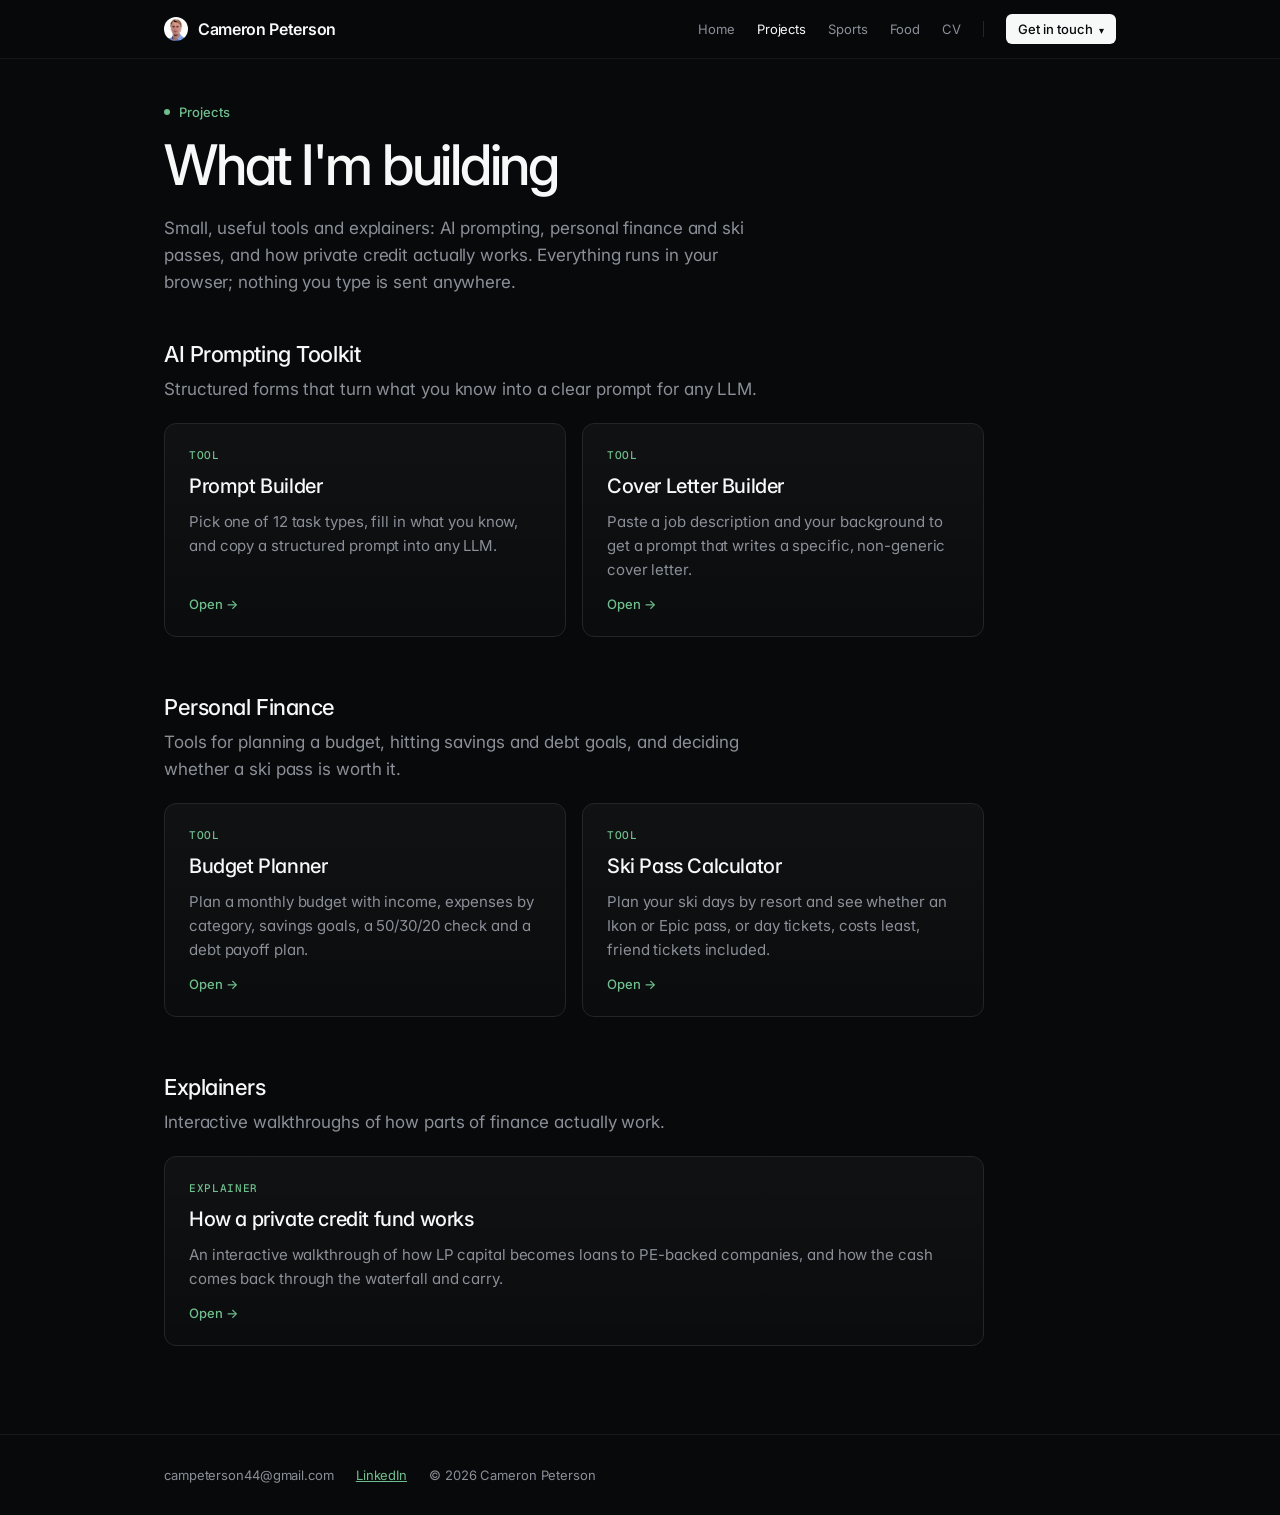
<file: projects.html>
<!doctype html>
<html lang="en">
<head>
<meta charset="utf-8">
<meta name="viewport" content="width=device-width,initial-scale=1">
<title>Projects | Cameron Peterson</title>
<meta name="description" content="Projects by Cameron Peterson: an AI prompting toolkit (Prompt Builder, Cover Letter Builder) and a Budget Planner.">
<link rel="canonical" href="https://campeterson-crypto.github.io/projects.html">
<meta property="og:type" content="website">
<meta property="og:site_name" content="Cameron Peterson">
<meta property="og:title" content="Projects | Cameron Peterson">
<meta property="og:description" content="Projects by Cameron Peterson: an AI prompting toolkit (Prompt Builder, Cover Letter Builder) and a Budget Planner.">
<meta property="og:url" content="https://campeterson-crypto.github.io/projects.html">
<meta property="og:image" content="https://campeterson-crypto.github.io/og-image.png">
<meta property="og:image:width" content="1200">
<meta property="og:image:height" content="630">
<meta property="og:image:alt" content="Cameron Peterson, personal site">
<meta name="twitter:card" content="summary_large_image">
<link rel="icon" href="favicon.svg" type="image/svg+xml">
<link rel="apple-touch-icon" href="apple-touch-icon.png">
<link rel="stylesheet" href="style.css?v=14">
</head>
<body><main id="m"></main><script src="site.js?v=14"></script><script>
shell("Projects");
const card=t=>`<a class="card" href="${t.url}"><span class="k">${t.k||"Tool"}</span><span class="t">${t.title}</span><span class="d">${t.desc}</span><span class="go">Open →</span></a>`;
m.innerHTML=band(`<p class="eyebrow">Projects</p><h1>What I'm building</h1><p class="lede" style="margin-bottom:44px">Small, useful tools and explainers: AI prompting, personal finance and ski passes, and how private credit actually works. Everything runs in your browser; nothing you type is sent anywhere.</p>
<h3>AI Prompting Toolkit</h3><p class="lede" style="margin-bottom:20px">Structured forms that turn what you know into a clear prompt for any LLM.</p><div class="cards">${SITE.tools.map(card).join("")}</div>
<h3 style="margin-top:56px">Personal Finance</h3><p class="lede" style="margin-bottom:20px">Tools for planning a budget, hitting savings and debt goals, and deciding whether a ski pass is worth it.</p><div class="cards">${SITE.finance.map(card).join("")}</div>
<h3 style="margin-top:56px">Explainers</h3><p class="lede" style="margin-bottom:20px">Interactive walkthroughs of how parts of finance actually work.</p><div class="cards">${SITE.explainers.map(card).join("")}</div>
${SITE.projects.length?`<h3 style="margin-top:56px">Other projects</h3><ul class="items">${SITE.projects.map(p=>`<li>${p.url?`<a class="t" href="${p.url}">${p.title}</a>`:`<span class="t">${p.title}</span>`}<div class="d">${p.desc}</div></li>`).join("")}</ul>`:""}`);
</script></body></html>
</file>
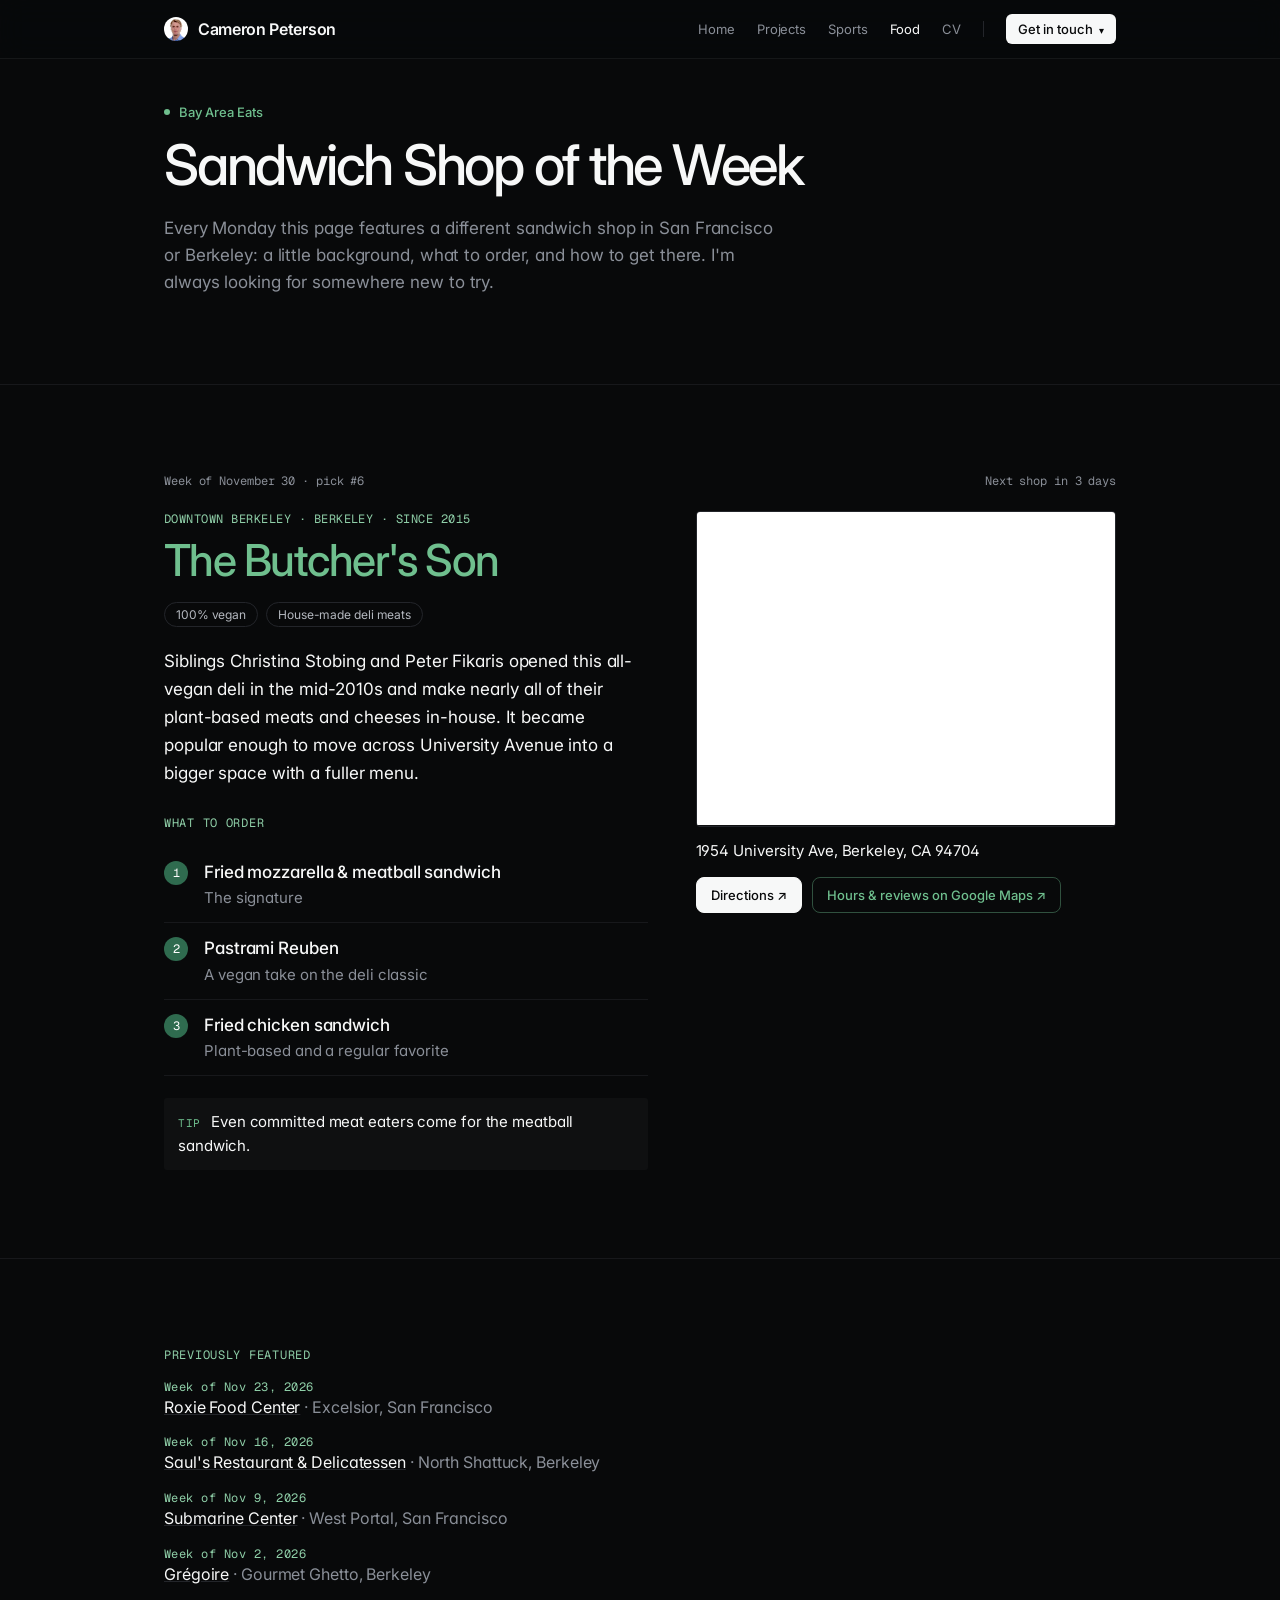
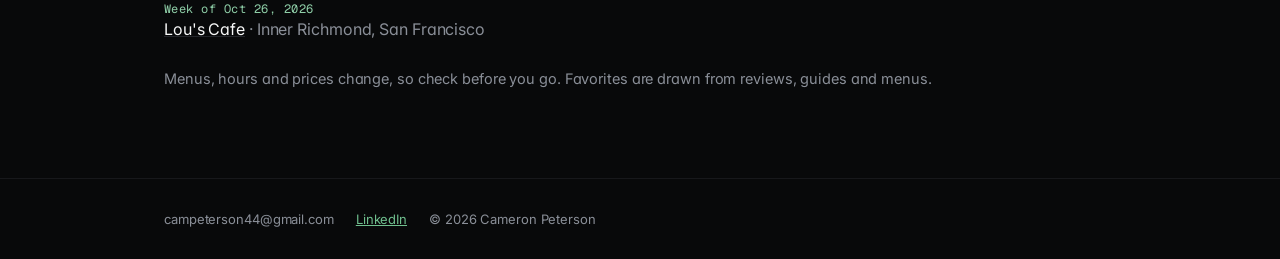
<file: sandwich.html>
<!doctype html>
<html lang="en">
<head>
<meta charset="utf-8">
<meta name="viewport" content="width=device-width,initial-scale=1">
<title>Sandwich Shop of the Week | Cameron Peterson</title>
<meta name="description" content="A new San Francisco or Berkeley sandwich shop every week: background, what to order, and a map.">
<link rel="canonical" href="https://campeterson-crypto.github.io/sandwich.html">
<meta property="og:type" content="website">
<meta property="og:site_name" content="Cameron Peterson">
<meta property="og:title" content="Sandwich Shop of the Week | Cameron Peterson">
<meta property="og:description" content="A new San Francisco or Berkeley sandwich shop every week: background, what to order, and a map.">
<meta property="og:url" content="https://campeterson-crypto.github.io/sandwich.html">
<meta property="og:image" content="https://campeterson-crypto.github.io/og-image.png">
<meta property="og:image:width" content="1200">
<meta property="og:image:height" content="630">
<meta property="og:image:alt" content="Cameron Peterson, personal site">
<meta name="twitter:card" content="summary_large_image">
<link rel="icon" href="favicon.svg" type="image/svg+xml">
<link rel="apple-touch-icon" href="apple-touch-icon.png">
<link rel="stylesheet" href="style.css?v=14">
</head>
<body><main id="m">
<section class="band"><div class="wrap">
  <p class="eyebrow">Bay Area Eats</p>
  <h1>Sandwich Shop of the Week</h1>
  <p class="lede">Every Monday this page features a different sandwich shop in San Francisco or Berkeley: a little background, what to order, and how to get there. I'm always looking for somewhere new to try.</p>
</div></section>
<section class="band"><div class="wrap">
  <div class="sw-week"><span class="mono-s" id="weekLabel"></span><span class="mono-s" id="nextLabel"></span></div>
  <article class="shop" id="shop" aria-live="polite"></article>
</div></section>
<section class="band"><div class="wrap">
  <p class="label">Previously featured</p>
  <ol class="past" id="past"></ol>
  <p class="note" style="margin-top:24px">Menus, hours and prices change, so check before you go. Favorites are drawn from reviews, guides and menus.</p>
</div></section>
</main>
<script src="site.js?v=14"></script><script src="sandwiches.js?v=8"></script><script>
shell("Food");
const $=i=>document.getElementById(i),DAY=864e5;
const fmt=(t,o)=>new Date(t).toLocaleDateString("en-US",{timeZone:"UTC",...o});
const {week,days}=sandwichWeek(),N=SHOPS.length;
const pick=w=>SHOPS[((w%N)+N)%N];
const mapsUrl=s=>"https://www.google.com/maps/search/?api=1&query="+encodeURIComponent(s.name+", "+s.address);
const mapEmbed=s=>"https://maps.google.com/maps?q="+encodeURIComponent(s.name+", "+s.address)+"&z=16&output=embed";
const dirUrl=s=>"https://www.google.com/maps/dir/?api=1&destination="+encodeURIComponent(s.name+", "+s.address);
function render(){
  const s=pick(week),start=SANDWICH_START+week*7*DAY,left=7-(days%7);
  $("weekLabel").textContent=`Week of ${fmt(start,{month:"long",day:"numeric"})} · pick #${week+1}`;
  $("nextLabel").textContent=left<=1?"A new shop tomorrow":`Next shop in ${left} days`;
  const since=/^\d/.test(s.since)?`Since ${s.since}`:"";
  $("shop").innerHTML=`<div class="shop-main">
  <p class="shop-hood">${esc(s.hood)} · ${esc(s.city)}${since?` · ${since}`:""}</p>
  <h2 class="shop-name">${esc(s.name)}</h2>
  <ul class="tags shop-tags">${s.tags.map(t=>`<li>${esc(t)}</li>`).join("")}</ul>
  <p class="shop-about">${esc(s.about)}</p>
  <p class="label" style="margin-top:28px">What to order</p>
  <ol class="order">${s.items.map(([n,d])=>`<li><b>${esc(n)}</b><span>${esc(d)}</span></li>`).join("")}</ol>
  ${s.tip?`<p class="shop-tip"><span>Tip</span>${esc(s.tip)}</p>`:""}
</div>
<aside class="shop-map">
  <iframe title="Map showing ${esc(s.name)}" src="${mapEmbed(s)}" referrerpolicy="no-referrer-when-downgrade"></iframe>
  <p class="addr">${esc(s.address)}</p>
  <div class="btns"><a class="btn solid" href="${dirUrl(s)}" target="_blank" rel="noopener">Directions ↗</a><a class="btn ghost" href="${mapsUrl(s)}" target="_blank" rel="noopener">Hours &amp; reviews on Google Maps ↗</a></div>
</aside>`;
  const past=[];for(let w=week-1;w>=0&&past.length<12;w--)past.push(w);
  $("past").innerHTML=past.length?past.map(w=>{const p=pick(w);return `<li><span class="when">Week of ${fmt(SANDWICH_START+w*7*DAY,{month:"short",day:"numeric",year:"numeric"})}</span><a class="t" href="${mapsUrl(p)}" target="_blank" rel="noopener">${esc(p.name)}</a><span class="mut"> · ${esc(p.hood)}, ${esc(p.city)}</span></li>`}).join(""):`<li class="mut">This is the first pick. Check back next Monday for another.</li>`;
}
render();
</script></body></html>
</file>
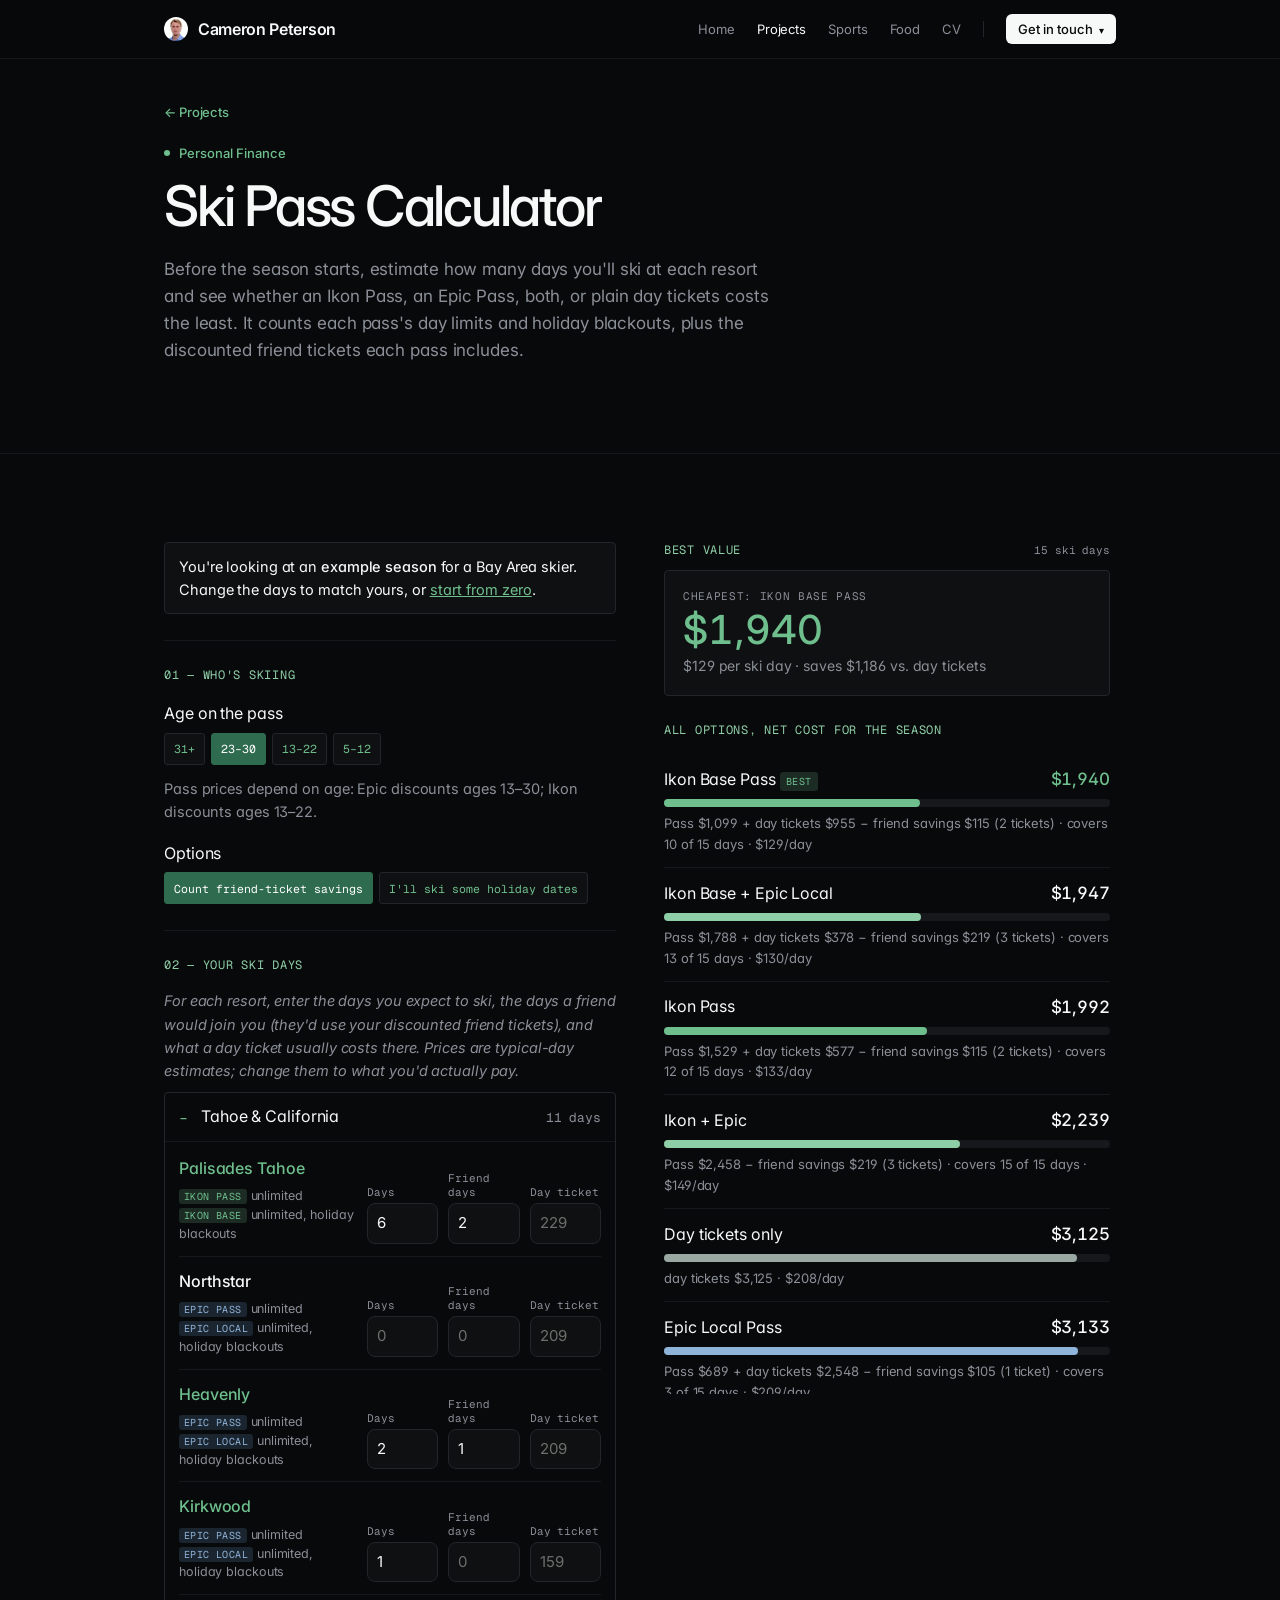
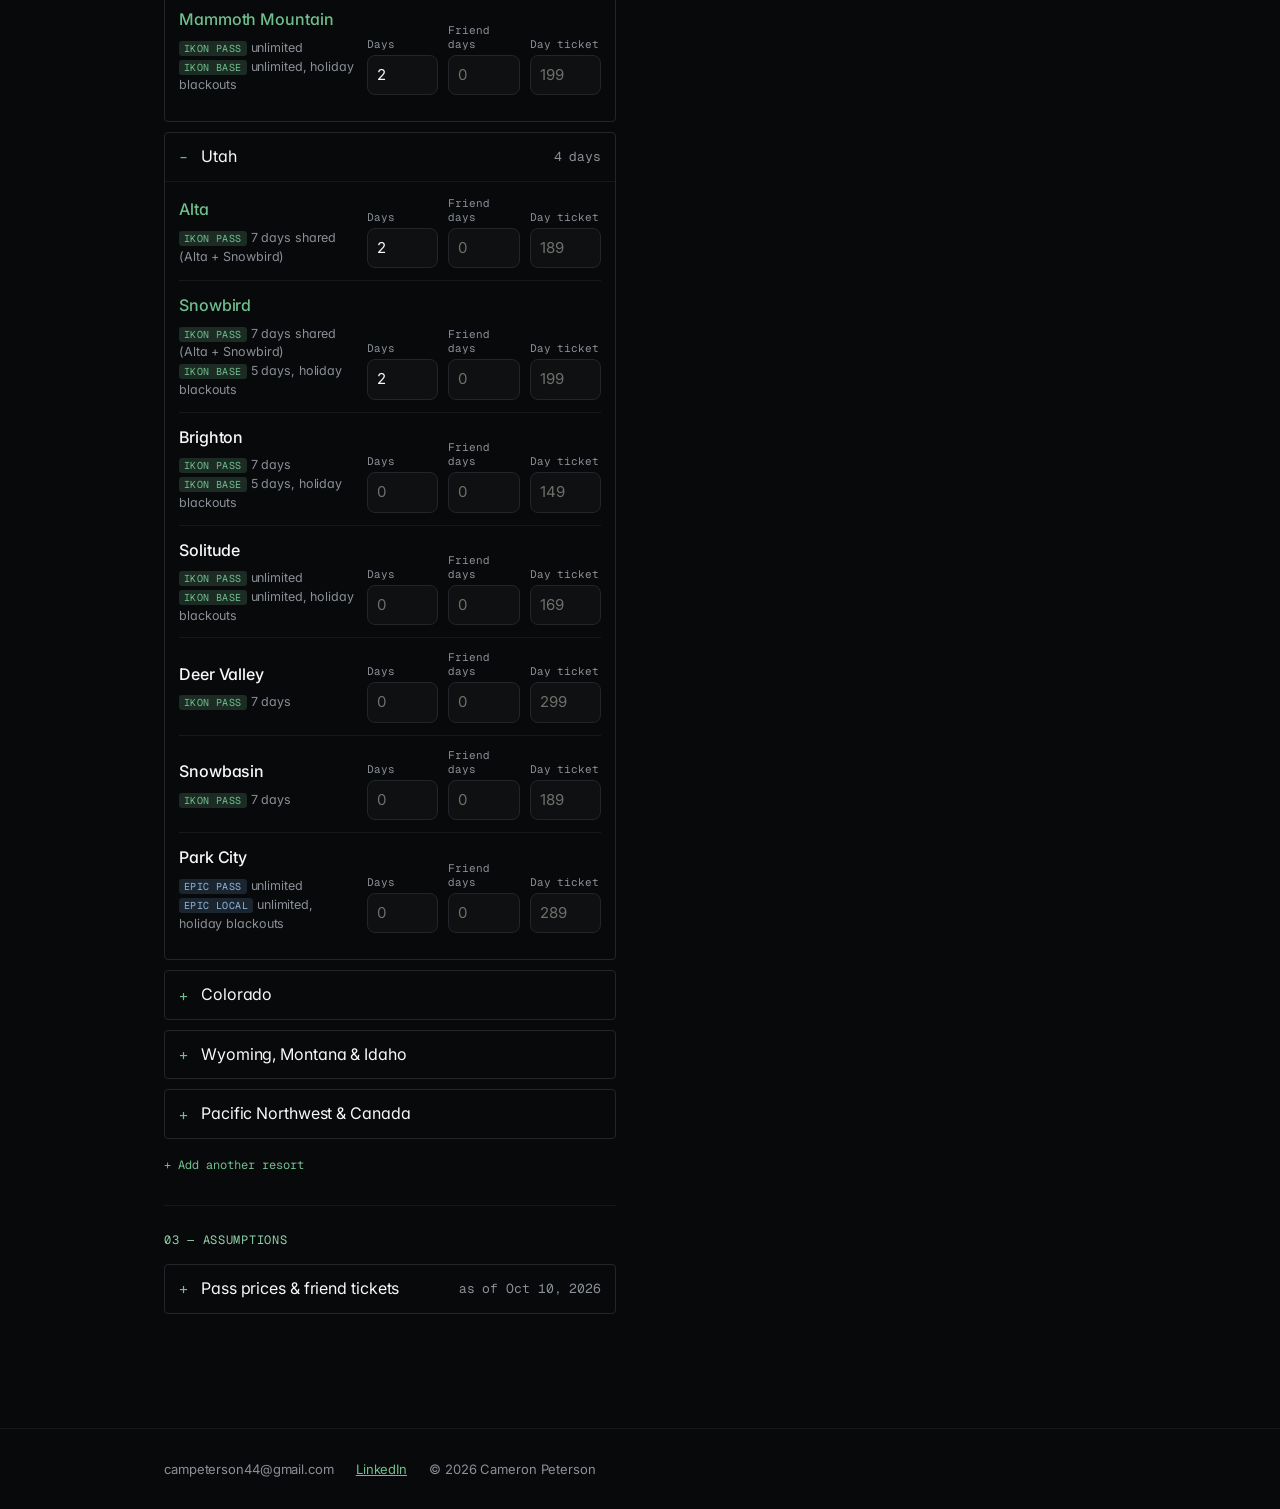
<file: ski.html>
<!doctype html>
<html lang="en">
<head>
<meta charset="utf-8">
<meta name="viewport" content="width=device-width,initial-scale=1">
<title>Ski Pass Calculator | Cameron Peterson</title>
<meta name="description" content="Enter your ski days by resort and see whether an Ikon Pass, Epic Pass, both, or day tickets costs least for 2026-27, friend tickets included.">
<link rel="canonical" href="https://campeterson-crypto.github.io/ski.html">
<meta property="og:type" content="website">
<meta property="og:site_name" content="Cameron Peterson">
<meta property="og:title" content="Ski Pass Calculator | Cameron Peterson">
<meta property="og:description" content="Enter your ski days by resort and see whether an Ikon Pass, Epic Pass, both, or day tickets costs least for 2026-27, friend tickets included.">
<meta property="og:url" content="https://campeterson-crypto.github.io/ski.html">
<meta property="og:image" content="https://campeterson-crypto.github.io/og-image.png">
<meta property="og:image:width" content="1200">
<meta property="og:image:height" content="630">
<meta property="og:image:alt" content="Cameron Peterson, personal site">
<meta name="twitter:card" content="summary_large_image">
<link rel="icon" href="favicon.svg" type="image/svg+xml">
<link rel="apple-touch-icon" href="apple-touch-icon.png">
<link rel="stylesheet" href="style.css?v=14">
</head>
<body><main id="m">
<section class="band"><div class="wrap">
  <a class="crumb" href="projects.html">← Projects</a><br>
  <a class="eyebrow" href="projects.html">Personal Finance</a>
  <h1>Ski Pass Calculator</h1>
  <p class="lede">Before the season starts, estimate how many days you'll ski at each resort and see whether an Ikon Pass, an Epic Pass, both, or plain day tickets costs the least. It counts each pass's day limits and holiday blackouts, plus the discounted friend tickets each pass includes.</p>
</div></section>
<section class="band"><div class="wrap tk">
  <div id="form">
    <div class="banner" id="exBanner" hidden>You're looking at an <b>example season</b> for a Bay Area skier. Change the days to match yours, or <button class="linkbtn" type="button" data-act="fresh">start from zero</button>.</div>

    <div class="step"><p class="label">01 — Who's skiing</p>
      <div class="field"><span>Age on the pass</span>
        <div class="chips sm" role="group" aria-label="Age"><button class="chip" type="button" data-act="age" data-v="31+">31+</button><button class="chip" type="button" data-act="age" data-v="23-30">23–30</button><button class="chip" type="button" data-act="age" data-v="13-22">13–22</button><button class="chip" type="button" data-act="age" data-v="5-12">5–12</button></div>
        <p class="note">Pass prices depend on age: Epic discounts ages 13–30; Ikon discounts ages 13–22.</p>
      </div>
      <div class="field"><span>Options</span>
        <div class="chips sm"><button class="chip" type="button" data-act="toggle" data-v="friends">Count friend-ticket savings</button><button class="chip" type="button" data-act="toggle" data-v="holidays">I'll ski some holiday dates</button></div>
        <p class="note" id="holNote" hidden>Holiday blackout dates for Base and Local passes: Dec 26–30, MLK weekend (Jan 16–17) and Presidents' Day weekend (Feb 13–14). Enter how many of your days fall on them.</p>
      </div>
    </div>

    <div class="step"><p class="label">02 — Your ski days</p>
      <p class="hint">For each resort, enter the days you expect to ski, the days a friend would join you (they'd use your discounted friend tickets), and what a day ticket usually costs there. Prices are typical-day estimates; change them to what you'd actually pay.</p>
      <div id="regions"></div>
      <button class="add" type="button" data-act="addcustom">+ Add another resort</button>
    </div>

    <div class="step"><p class="label">03 — Assumptions</p>
      <details class="cat"><summary><span class="cn">Pass prices &amp; friend tickets</span><span class="sub mono-s" id="asOf">as of Oct 10, 2026</span></summary>
        <div class="catbody" id="assume"></div>
      </details>
    </div>
  </div>

  <aside class="out tall" aria-label="Pass comparison">
    <div class="outhead"><p class="label">Best value</p><span class="wc" id="dayCount"></span></div>
    <div class="big"><span class="k" id="bestK">Best option</span><span class="v" id="bestV">–</span><span class="bn" id="bestNote"></span></div>
    <p class="label" style="margin-top:26px">All options, net cost for the season</p>
    <div id="opts" class="opts"></div>
    <p class="label">Things to know</p>
    <ul class="checks" id="check"></ul>
    <p class="minor"><button class="linkbtn" type="button" data-act="example">Load example season</button> · <button class="linkbtn" type="button" data-act="fresh">Clear all days</button></p>
    <p class="privacy">Prices are estimates from published 2026–27 pass prices and typical day-ticket rates, which change often. Check ikonpass.com and epicpass.com before buying; passes go off sale in early December.</p>
  </aside>
</div></section>
</main>
<script src="site.js?v=14"></script><script>
shell("Projects");
const $=i=>document.getElementById(i),KEY="cp-ski-v1";
const uid=()=>Math.random().toString(36).slice(2,9);
const num=v=>{const n=parseFloat(String(v??"").replace(/[$,\s%]/g,""));return isFinite(n)&&n>0?n:0};
const usd=new Intl.NumberFormat("en-US",{style:"currency",currency:"USD",maximumFractionDigits:0});
const $f=n=>usd.format(Math.round(n)||0);
const sum=a=>a.reduce((s,n)=>s+n,0);

// ---------- pass data (2026–27, as of Oct 10, 2026) ----------
const PASSES={ikon:"Ikon Pass",base:"Ikon Base",epic:"Epic Pass",local:"Epic Local"};
const PRICES={"31+":{ikon:1529,base:1099,epic:1169,local:869},"23-30":{ikon:1529,base:1099,epic:929,local:689},"13-22":{ikon:1129,base:799,epic:929,local:689},"5-12":{ikon:499,base:399,epic:599,local:455}};
const FRIEND={ikon:{n:15,d:25},base:{n:10,d:25},epic:{n:6,d:50},local:{n:6,d:50}};
// access codes: U = unlimited, a number = day limit, B = holiday blackouts apply, :grp = days shared across resorts
const GROUPS={as:"Alta + Snowbird",vbc:"Vail + Beaver Creek"};
const R=(key,name,price,acc,extra={})=>({key,name,price,acc,...extra});
const REGIONS=[
 ["Tahoe & California",[
  R("palisades","Palisades Tahoe",229,{ikon:"U",base:"UB"}),
  R("northstar","Northstar",209,{epic:"U",local:"UB"}),
  R("heavenly","Heavenly",209,{epic:"U",local:"UB"}),
  R("kirkwood","Kirkwood",159,{epic:"U",local:"UB"}),
  R("mammoth","Mammoth Mountain",199,{ikon:"U",base:"UB"})]],
 ["Utah",[
  R("alta","Alta",189,{ikon:"7:as"}),
  R("snowbird","Snowbird",199,{ikon:"7:as",base:"5B"}),
  R("brighton","Brighton",149,{ikon:"7",base:"5B"}),
  R("solitude","Solitude",169,{ikon:"U",base:"UB"}),
  R("deervalley","Deer Valley",299,{ikon:"7"}),
  R("snowbasin","Snowbasin",189,{ikon:"7"}),
  R("parkcity","Park City",289,{epic:"U",local:"UB"})]],
 ["Colorado",[
  R("vail","Vail",299,{epic:"U",local:"10B:vbc"}),
  R("beaver","Beaver Creek",299,{epic:"U",local:"10B:vbc"}),
  R("breck","Breckenridge",269,{epic:"U",local:"U"}),
  R("keystone","Keystone",199,{epic:"U",local:"U"}),
  R("crested","Crested Butte",179,{epic:"U",local:"U"}),
  R("telluride","Telluride",229,{epic:"7"},{partner:{epic:1}}),
  R("copper","Copper Mountain",199,{ikon:"U",base:"U"}),
  R("winterpark","Winter Park",199,{ikon:"U",base:"U"}),
  R("steamboat","Steamboat",229,{ikon:"U",base:"5B"}),
  R("abasin","Arapahoe Basin",149,{ikon:"U",base:"U"}),
  R("eldora","Eldora",149,{ikon:"U",base:"U"}),
  R("aspen","Aspen Snowmass",249,{ikon:"7",base:"5B"},{note:"Base Pass: Snowmass only"})]],
 ["Wyoming, Montana & Idaho",[
  R("jackson","Jackson Hole",269,{ikon:"7"}),
  R("bigsky","Big Sky",249,{ikon:"7",base:"5B"}),
  R("sunvalley","Sun Valley",199,{ikon:"7"})]],
 ["Pacific Northwest & Canada",[
  R("whistler","Whistler Blackcomb",229,{epic:"U",local:"10B"}),
  R("stevens","Stevens Pass",129,{epic:"U",local:"U"}),
  R("revelstoke","Revelstoke",189,{ikon:"7",base:"5B"}),
  R("banff","Banff / Lake Louise (SkiBig3)",199,{ikon:"7"})]]];
const ALL=REGIONS.flatMap(([,rs])=>rs);
const parseAcc=c=>{if(!c)return null;const m=/^(U|\d+)(B?)(?::(\w+))?$/.exec(c);return m?{u:m[1]=="U",n:m[1]=="U"?Infinity:+m[1],b:!!m[2],g:m[3]||null}:null};
const accText=c=>{const a=parseAcc(c);if(!a)return"";return (a.u?"unlimited":a.n+" days")+(a.g?` shared (${GROUPS[a.g]})`:"")+(a.b?", holiday blackouts":"")};

// ---------- state ----------
function blank(){return{v:1,example:false,age:"31+",friends:true,holidays:false,days:{},custom:[],prices:{...PRICES["31+"]},ft:JSON.parse(JSON.stringify(FRIEND)),open:{"Tahoe & California":true}}}
function example(){const s=blank();s.example=true;s.age="23-30";s.prices={...PRICES["23-30"]};
  s.days={palisades:{d:"6",f:"2"},heavenly:{d:"2",f:"1"},kirkwood:{d:"1"},mammoth:{d:"2"},alta:{d:"2"},snowbird:{d:"2"}};
  s.open={"Tahoe & California":true,"Utah":true};return s}
let S;try{S=JSON.parse(localStorage.getItem(KEY))}catch{}
if(!S||typeof S!="object"||!S.days)S=example();else S=Object.assign(blank(),S);
const save=()=>{try{localStorage.setItem(KEY,JSON.stringify(S))}catch{}};
const day=k=>S.days[k]||(S.days[k]={});
const priceOf=r=>{const p=day(r.key).p;return p!=null&&p!==""?num(p):r.price};

// ---------- form ----------
const inp=(k,f,val,label,ph)=>`<label class="mini"><span>${label}</span><input data-k="${k}" data-f="${f}" value="${val??""}" inputmode="decimal" placeholder="${ph}"></label>`;
function resortRow(r){const d=day(r.key),acc=Object.keys(PASSES).filter(p=>r.acc[p]).map(p=>`<span class="pk ${p.startsWith("i")||p=="base"?"ik":"ep"}">${PASSES[p]}</span> ${accText(r.acc[p])}`).join("<br>");
  return `<div class="rr${num(d.d)?" on":""}" data-row="${r.key}"><div class="rn"><b>${esc(r.name)}</b><span class="acc">${acc||"Not on Ikon or Epic"}${r.note?`<br><i>${esc(r.note)}</i>`:""}</span></div>
${inp(r.key,"d",d.d,"Days","0")}${inp(r.key,"f",d.f,"Friend days","0")}${S.holidays?inp(r.key,"h",d.h,"Holiday days","0"):""}${inp(r.key,"p",d.p??"","Day ticket",String(r.price))}</div>`}
function renderForm(){
  $("regions").style.setProperty("--cols",S.holidays?4:3);
  $("regions").innerHTML=REGIONS.map(([name,rs])=>{const tot=sum(rs.map(r=>num(day(r.key).d)));
    return `<details class="cat" data-region="${esc(name)}"${S.open[name]?" open":""}><summary><span class="cn">${esc(name)}</span><span class="sub mono-s" data-rtot="${esc(name)}">${tot?tot+" days":""}</span></summary><div class="catbody">${rs.map(resortRow).join("")}</div></details>`}).join("")
  +(S.custom.length?`<details class="cat" open><summary><span class="cn">Your other resorts</span></summary><div class="catbody">${S.custom.map(c=>`<div class="rr on" data-row="${c.id}"><div class="rn"><input data-c="${c.id}" data-f="name" value="${esc(c.name)}" placeholder="Resort name" aria-label="Resort name"><select data-c="${c.id}" data-f="acc" aria-label="Which pass covers it"><option value="none"${c.acc=="none"?" selected":""}>Not on Ikon or Epic</option><option value="ikon"${c.acc=="ikon"?" selected":""}>Ikon Pass, unlimited</option><option value="ikon7"${c.acc=="ikon7"?" selected":""}>Ikon Pass, 7 days</option><option value="epic"${c.acc=="epic"?" selected":""}>Epic Pass, unlimited</option></select><button class="x" type="button" data-act="delcustom" data-id="${c.id}" aria-label="Remove resort">×</button></div>
${["d","f"].concat(S.holidays?["h"]:[],["p"]).map(f=>`<label class="mini"><span>${{d:"Days",f:"Friend days",h:"Holiday days",p:"Day ticket"}[f]}</span><input data-c="${c.id}" data-f="${f}" value="${esc(c[f]??"")}" inputmode="decimal" placeholder="${f=="p"?"$150":"0"}"></label>`).join("")}</div>`).join("")}</div></details>`:"");
  $("assume").innerHTML=`<p class="note" style="margin-top:10px">Prices for the selected age. Edit any number if prices change or you have a different deal.</p>
<div class="atable" role="table">
<div class="ar ah" role="row"><span role="columnheader">Pass</span><span role="columnheader">Price</span><span role="columnheader">Friend tickets</span><span role="columnheader">Discount</span></div>
${Object.entries(PASSES).map(([p,n])=>`<div class="ar" role="row"><span role="cell">${n}</span><input data-pp="${p}" value="${S.prices[p]}" inputmode="decimal" aria-label="${n} price"><input data-ftn="${p}" value="${S.ft[p].n}" inputmode="numeric" aria-label="${n} friend tickets"><input data-ftd="${p}" value="${S.ft[p].d}" inputmode="decimal" aria-label="${n} friend discount %"></div>`).join("")}</div>
<p class="note">Epic Friend Tickets are 50% off at Vail Resorts–owned mountains (not partners like Telluride). Ikon Friends &amp; Family tickets are 25% off the window rate. Epic gave 10 friend tickets to early buyers and 6 to later ones.</p>`;
  syncChips();
}
function syncChips(){
  document.querySelectorAll('[data-act="age"]').forEach(b=>b.setAttribute("aria-pressed",b.dataset.v==S.age));
  document.querySelectorAll('[data-act="toggle"]').forEach(b=>b.setAttribute("aria-pressed",!!S[b.dataset.v]));
  $("holNote").hidden=!S.holidays;$("exBanner").hidden=!S.example;
}

// ---------- math ----------
const customAcc=c=>({none:{},ikon:{ikon:"U"},ikon7:{ikon:"7"},epic:{epic:"U"}}[c.acc]||{});
function skiRows(){
  const rows=ALL.map(r=>{const d=day(r.key);return{key:r.key,name:r.name,acc:r.acc,partner:r.partner||{},d:num(d.d),f:num(d.f),h:S.holidays?Math.min(num(d.h),num(d.d)):0,p:priceOf(r)}});
  S.custom.forEach(c=>rows.push({key:c.id,name:c.name||"Other resort",acc:customAcc(c),partner:{},d:num(c.d),f:num(c.f),h:S.holidays?Math.min(num(c.h),num(c.d)):0,p:num(c.p)||150}));
  return rows.filter(r=>r.d>0||r.f>0);
}
// Cost of one option (a list of passes). Day limits are spent at the priciest resorts first.
function price(passes,rows){
  const quota={},notes=[];let tickets=0,covered=0,passCost=sum(passes.map(p=>num(S.prices[p])));
  [...rows].sort((a,b)=>b.p-a.p).forEach(r=>{
    let left=r.d,holLeft=r.h;
    // try unlimited-without-blackout first, then limited, across the passes in this option
    const accs=passes.map(p=>({p,a:parseAcc(r.acc[p])})).filter(x=>x.a).sort((x,y)=>(y.a.u-x.a.u)||(x.a.b-y.a.b));
    for(const {p,a} of accs){if(left<=0)break;
      const qk=p+":"+(a.g||r.key),q=quota[qk]??a.n;
      // blackout passes can't cover holiday days; passes without blackouts take the holiday days first
      const usable=a.b?Math.min(left-holLeft,q):Math.min(left,q);
      if(usable<=0)continue;
      const fromHol=a.b?0:Math.min(holLeft,usable);holLeft-=fromHol;left-=usable;covered+=usable;quota[qk]=q-usable}
    if(left>0&&accs.length){const lim=accs.find(x=>!x.a.u),nonHol=left-holLeft;
      if(nonHol>0&&lim)notes.push(`${r.name}: ${nonHol} of your ${r.d} days ${nonHol>1?"go":"goes"} past the ${PASSES[lim.p]}'s ${lim.a.n}-day limit${lim.a.g?` (shared across ${GROUPS[lim.a.g]})`:""}, so they're priced at day-ticket rates.`);
      if(holLeft>0&&accs.every(x=>x.a.b))notes.push(`${r.name}: holiday days aren't covered by the ${accs.map(x=>PASSES[x.p]).join(" or ")}.`)}
    tickets+=left*r.p});
  // friend tickets: biggest discount first, at the priciest eligible resorts
  let fsave=0,fused=0;
  if(S.friends&&passes.length){
    const fdays=rows.flatMap(r=>Array.from({length:Math.round(r.f)},()=>r));const taken=new Array(fdays.length).fill(false);
    [...passes].sort((a,b)=>num(S.ft[b].d)-num(S.ft[a].d)).forEach(p=>{let n=Math.round(num(S.ft[p].n));const d=num(S.ft[p].d)/100;
      fdays.map((r,i)=>({r,i})).filter(x=>!taken[x.i]&&x.r.acc[p]&&!x.r.partner[p]).sort((a,b)=>b.r.p-a.r.p).forEach(x=>{if(n>0){taken[x.i]=true;n--;fused++;fsave+=x.r.p*d}})});
  }
  return{passCost,tickets,fsave,fused,covered,net:passCost+tickets-fsave,notes};
}
const OPTIONS=[["none","Day tickets only",[]],["ikon","Ikon Pass",["ikon"]],["base","Ikon Base Pass",["base"]],["epic","Epic Pass",["epic"]],["local","Epic Local Pass",["local"]],["ie","Ikon + Epic",["ikon","epic"]],["bl","Ikon Base + Epic Local",["base","local"]]];

function update(){
  const rows=skiRows(),days=sum(rows.map(r=>r.d));
  REGIONS.forEach(([name,rs])=>{const el=document.querySelector(`[data-rtot="${CSS.escape(name)}"]`);if(el){const t=sum(rs.map(r=>num(day(r.key).d)));el.textContent=t?t+(t>1?" days":" day"):""}});
  document.querySelectorAll(".rr[data-row]").forEach(el=>{const r=rows.find(x=>x.key==el.dataset.row);el.classList.toggle("on",!!(r&&r.d))});
  $("dayCount").textContent=days?`${days} ski day${days>1?"s":""}`:"";
  if(!days){$("bestV").textContent="–";$("bestK").textContent="Best option";$("bestNote").textContent="Enter your ski days in step 02 to compare passes.";$("opts").innerHTML="";renderChecks($("check"),["Open a region and enter how many days you expect to ski at each resort."]);return}
  const res=OPTIONS.map(([k,n,ps])=>({k,n,ps,...price(ps,rows)})).sort((a,b)=>a.net-b.net);
  const best=res[0],none=res.find(x=>x.k=="none"),max=Math.max(...res.map(r=>r.net));
  $("bestK").textContent="Cheapest: "+best.n;
  $("bestV").textContent=$f(best.net);
  $("bestNote").textContent=best.k=="none"?`Day tickets beat every pass for ${days} days. A pass starts to make sense if you add more days.`:`${$f(best.net/days)} per ski day · saves ${$f(none.net-best.net)} vs. day tickets`;
  $("opts").innerHTML=res.map((o,i)=>`<div class="opt${i==0?" best":""}"><div class="top"><span>${o.n}${i==0?' <span class="tag need">Best</span>':""}</span><span class="money"><b>${$f(o.net)}</b></span></div>
<div class="track"><div class="fill ${o.k=="none"?"rest":o.ps.length>1?"save":(o.ps[0]=="ikon"||o.ps[0]=="base")?"need":"want"}" style="width:${max?o.net/max*100:0}%"></div></div>
<p class="od">${o.ps.length?`Pass ${$f(o.passCost)}`:""}${o.tickets?`${o.ps.length?" + ":""}day tickets ${$f(o.tickets)}`:""}${o.fsave?` − friend savings ${$f(o.fsave)} (${o.fused} ticket${o.fused>1?"s":""})`:""}${o.ps.length?` · covers ${o.covered} of ${days} days`:""} · ${$f(o.net/days)}/day</p></div>`).join("");
  // notes
  const c=[];
  if(best.k!="none"&&best.ps.length){const avg=sum(rows.map(r=>r.p*r.d))/days;c.push(`At your average day-ticket price of about ${$f(avg)}, the ${best.n} pays for itself after roughly ${Math.ceil(best.passCost/avg)} covered days.`)}
  if(best.k!="none"&&res[1])c.push(`Runner-up: ${res[1].n}, ${$f(res[1].net-best.net)} more for the season.`);
  best.notes.forEach(n=>c.push(esc(n)));
  if(S.friends&&!rows.some(r=>r.f))c.push("Adding friend days shows what your included friend tickets are worth: 50% off with Epic, 25% off with Ikon.");
  if(!S.holidays)c.push("Planning to ski Dec 26–30, MLK or Presidents' Day weekend? Turn on holiday dates in step 01. Base and Local passes are blacked out on those days at many resorts.");
  c.push("Day-ticket prices swing a lot by date and how far ahead you buy. If you'd buy tickets early online, lower the prices in step 02.");
  renderChecks($("check"),c);
}

// ---------- events ----------
$("form").addEventListener("input",e=>{const t=e.target;
  if(t.dataset.k){day(t.dataset.k)[t.dataset.f]=t.value}
  else if(t.dataset.c){const c=S.custom.find(x=>x.id==t.dataset.c);if(c)c[t.dataset.f]=t.value}
  else if(t.dataset.pp)S.prices[t.dataset.pp]=t.value;
  else if(t.dataset.ftn)S.ft[t.dataset.ftn].n=t.value;
  else if(t.dataset.ftd)S.ft[t.dataset.ftd].d=t.value;
  else return;
  if(S.example){S.example=false;syncChips()}save();update()});
$("form").addEventListener("change",e=>{if(e.target.tagName=="SELECT"){const c=S.custom.find(x=>x.id==e.target.dataset.c);if(c){c.acc=e.target.value;save();update()}}});
$("form").addEventListener("toggle",e=>{const d=e.target;if(d.dataset&&d.dataset.region){S.open[d.dataset.region]=d.open;save()}},true);
document.addEventListener("click",e=>{const b=e.target.closest("[data-act]");if(!b)return;const v=b.dataset.v;
  switch(b.dataset.act){
    case"age":S.age=v;S.prices={...PRICES[v]};renderForm();break;
    case"toggle":S[v]=!S[v];if(v=="holidays")renderForm();break;
    case"addcustom":{const c={id:uid(),name:"",acc:"none",d:"",f:"",h:"",p:""};S.custom.push(c);renderForm();const el=document.querySelector(`[data-c="${c.id}"]`);if(el)el.focus();break}
    case"delcustom":S.custom=S.custom.filter(c=>c.id!=b.dataset.id);renderForm();break;
    case"example":S=example();renderForm();break;
    case"fresh":{const keep={age:S.age,prices:S.prices,ft:S.ft,friends:S.friends,holidays:S.holidays};S=Object.assign(blank(),keep);renderForm();break}
    default:return}
  if(!["example"].includes(b.dataset.act))S.example=false;syncChips();save();update()});
renderForm();update();
</script></body></html>
</file>
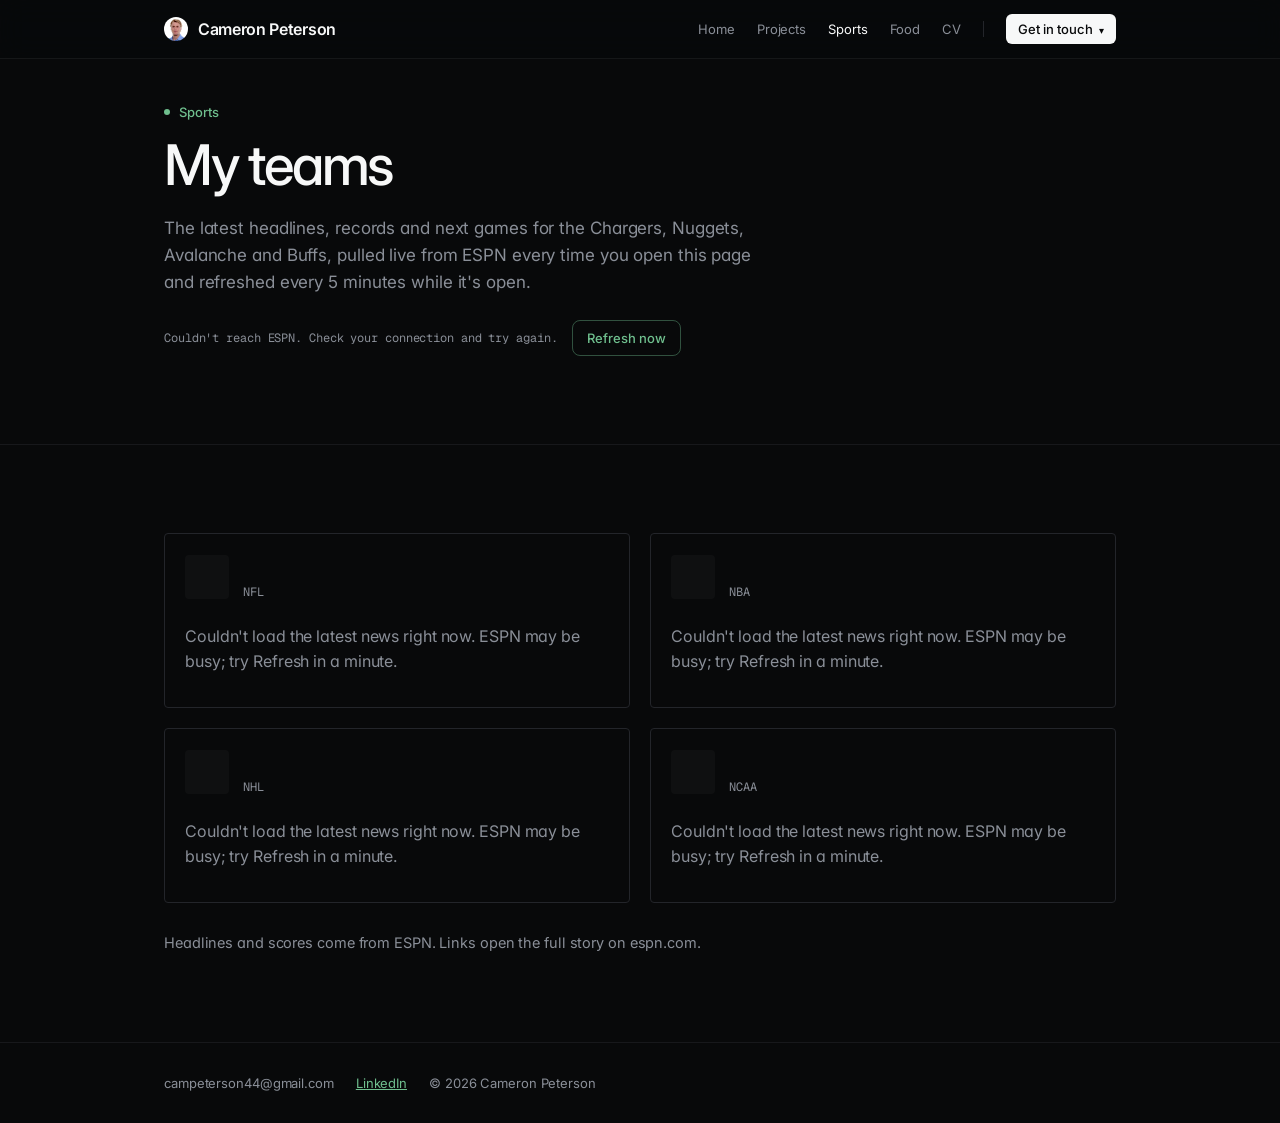
<file: sports.html>
<!doctype html>
<html lang="en">
<head>
<meta charset="utf-8">
<meta name="viewport" content="width=device-width,initial-scale=1">
<title>Sports | Cameron Peterson</title>
<meta name="description" content="Live headlines, records and next games for the LA Chargers, Denver Nuggets, Colorado Avalanche and Colorado Buffaloes.">
<link rel="canonical" href="https://campeterson-crypto.github.io/sports.html">
<meta property="og:type" content="website">
<meta property="og:site_name" content="Cameron Peterson">
<meta property="og:title" content="Sports | Cameron Peterson">
<meta property="og:description" content="Live headlines, records and next games for the LA Chargers, Denver Nuggets, Colorado Avalanche and Colorado Buffaloes.">
<meta property="og:url" content="https://campeterson-crypto.github.io/sports.html">
<meta property="og:image" content="https://campeterson-crypto.github.io/og-image.png">
<meta property="og:image:width" content="1200">
<meta property="og:image:height" content="630">
<meta property="og:image:alt" content="Cameron Peterson, personal site">
<meta name="twitter:card" content="summary_large_image">
<link rel="icon" href="favicon.svg" type="image/svg+xml">
<link rel="apple-touch-icon" href="apple-touch-icon.png">
<link rel="stylesheet" href="style.css?v=14">
</head>
<body><main id="m">
<section class="band"><div class="wrap">
  <p class="eyebrow">Sports</p>
  <h1>My teams</h1>
  <p class="lede">The latest headlines, records and next games for the Chargers, Nuggets, Avalanche and Buffs, pulled live from ESPN every time you open this page and refreshed every 5 minutes while it's open.</p>
  <div class="refresh"><span id="updated" class="mono-s" role="status">Loading…</span><button class="btn ghost" type="button" id="reload">Refresh now</button></div>
</div></section>
<section class="band"><div class="wrap"><div class="teams" id="teams"></div>
<p class="note" style="margin-top:28px">Headlines and scores come from ESPN. Links open the full story on espn.com.</p></div></section>
</main>
<script src="site.js?v=14"></script><script>
shell("Sports");
const API="https://site.api.espn.com/apis/site/v2/sports/";
const TEAMS=[
  {key:"lac",league:"NFL",feeds:[["football/nfl",24]]},
  {key:"den",league:"NBA",feeds:[["basketball/nba",7]]},
  {key:"col",league:"NHL",feeds:[["hockey/nhl",17]]},
  {key:"cu",league:"NCAA",feeds:[["football/college-football",38],["basketball/mens-college-basketball",38]],tags:{"football/college-football":"Football","basketball/mens-college-basketball":"Basketball"}}];
const $=i=>document.getElementById(i);
const rtf=new Intl.RelativeTimeFormat("en",{numeric:"auto"});
function ago(iso){const s=(new Date(iso)-Date.now())/1000,a=Math.abs(s);
  return a<60?"just now":a<3600?rtf.format(Math.round(s/60),"minute"):a<86400?rtf.format(Math.round(s/3600),"hour"):a<86400*7?rtf.format(Math.round(s/86400),"day"):new Date(iso).toLocaleDateString("en-US",{month:"short",day:"numeric"})}
const when=iso=>new Date(iso).toLocaleString("en-US",{weekday:"short",month:"short",day:"numeric",hour:"numeric",minute:"2-digit"});
const getJSON=u=>fetch(u,{cache:"no-store"}).then(r=>{if(!r.ok)throw new Error(r.status);return r.json()});
const score=c=>c&&c.score!=null?(typeof c.score=="object"?c.score.displayValue:c.score):"";

// one card shell per team so the page has structure before data arrives
$("teams").innerHTML=TEAMS.map(t=>`<article class="team" id="t-${t.key}" aria-busy="true"><div class="thead"><div class="tlogo"></div><div><h2 class="tname">&nbsp;</h2><p class="tmeta">${t.league}</p></div></div><ul class="news"><li class="skel"></li><li class="skel"></li><li class="skel"></li></ul></article>`).join("");

// one game from the team's point of view: "W 104–91 at NO", "vs CGY · Sat, Nov 1, 4:00 PM", or live score
function gameLine(ev,teamId,kind){
  if(!ev)return"";
  const comp=ev.competitions&&ev.competitions[0]||{},st=comp.status&&comp.status.type||{};
  const cs=comp.competitors||[],us=cs.find(c=>String(c.id||c.team&&c.team.id)==String(teamId))||cs[0]||{},them=cs.find(c=>c!==us)||{};
  const opp=`${us.homeAway=="away"?"at":"vs"} ${esc(them.team&&them.team.abbreviation||"")}`;
  if(st.state=="in")return `<p class="game live"><span class="gk">Live</span>${esc(score(us))}–${esc(score(them))} ${opp} <span class="mut">· ${esc(st.shortDetail||"")}</span></p>`;
  if(st.state=="post"){const res=us.winner?"W":them.winner?"L":"T";return `<p class="game"><span class="gk">Last</span>${res} ${esc(score(us))}–${esc(score(them))} ${opp} <span class="mut">· ${new Date(ev.date).toLocaleDateString("en-US",{month:"short",day:"numeric"})}</span></p>`}
  return `<p class="game"><span class="gk">Next</span>${opp} <span class="mut">· ${when(ev.date)}</span></p>`;
}
const SLUG={"football/nfl":"nfl","basketball/nba":"nba","hockey/nhl":"nhl","football/college-football":"college-football"};
async function loadTeam(t){
  const el=$("t-"+t.key),[path,id]=t.feeds[0];
  try{
    const [sched,...feeds]=await Promise.all([getJSON(`${API}${path}/teams/${id}/schedule`),...t.feeds.map(([p,tid])=>getJSON(`${API}${p}/news?team=${tid}&limit=8`).then(j=>(j.articles||[]).map(a=>({...a,_tag:t.tags&&t.tags[p]}))))]);
    const tm=sched.team||{},evs=sched.events||[],seen=new Set();
    const live=evs.find(e=>((e.competitions[0]||{}).status||{}).type&&e.competitions[0].status.type.state=="in");
    const past=evs.filter(e=>e.competitions[0].status.type.state=="post"),last=past[past.length-1];
    const next=evs.find(e=>e.competitions[0].status.type.state=="pre");
    const arts=feeds.flat().filter(a=>a.headline&&!seen.has(a.id)&&seen.add(a.id)).sort((a,b)=>new Date(b.published)-new Date(a.published)).slice(0,6);
    el.innerHTML=`<div class="thead">${tm.logo?`<img class="tlogo" src="${esc(tm.logo)}" alt="" width="44" height="44">`:`<div class="tlogo"></div>`}
<div><h2 class="tname">${esc(tm.displayName||"")}</h2><p class="tmeta">${t.league}${tm.recordSummary?` · ${esc(tm.recordSummary)}`:""}${tm.standingSummary?` · ${esc(tm.standingSummary)}`:""}</p></div></div>
${live?gameLine(live,id):gameLine(last,id)+gameLine(next,id)}
<ul class="news">${arts.length?arts.map((a,i)=>`<li><a href="${esc(a.links&&a.links.web&&a.links.web.href||"https://www.espn.com")}" target="_blank" rel="noopener">${esc(a.headline)}</a>${i==0&&a.description?`<p class="desc">${esc(a.description)}</p>`:""}<span class="when">${a._tag?esc(a._tag)+" · ":""}${ago(a.published)}</span></li>`).join(""):`<li class="mut">No recent headlines.</li>`}</ul>
<a class="more" href="https://www.espn.com/${SLUG[path]}/team/_/id/${id}" target="_blank" rel="noopener">More on ESPN ↗</a>`;
    el.removeAttribute("aria-busy");return true;
  }catch(err){
    el.querySelector(".news").innerHTML=`<li class="mut">Couldn't load the latest news right now. ESPN may be busy; try Refresh in a minute.</li>`;
    el.removeAttribute("aria-busy");return false;
  }
}
let last=0;
async function loadAll(){
  $("reload").disabled=true;$("updated").textContent="Updating…";
  const ok=await Promise.all(TEAMS.map(loadTeam));last=Date.now();
  $("reload").disabled=false;tick();
  if(!ok.some(Boolean))$("updated").textContent="Couldn't reach ESPN. Check your connection and try again.";
}
function tick(){if(last&&!$("reload").disabled)$("updated").textContent="Updated "+ago(new Date(last).toISOString())+" · refreshes every 5 minutes"}
$("reload").addEventListener("click",loadAll);
setInterval(loadAll,5*60*1000);
setInterval(tick,30*1000);
document.addEventListener("visibilitychange",()=>{if(!document.hidden&&Date.now()-last>2*60*1000)loadAll()});
loadAll();
</script></body></html>
</file>
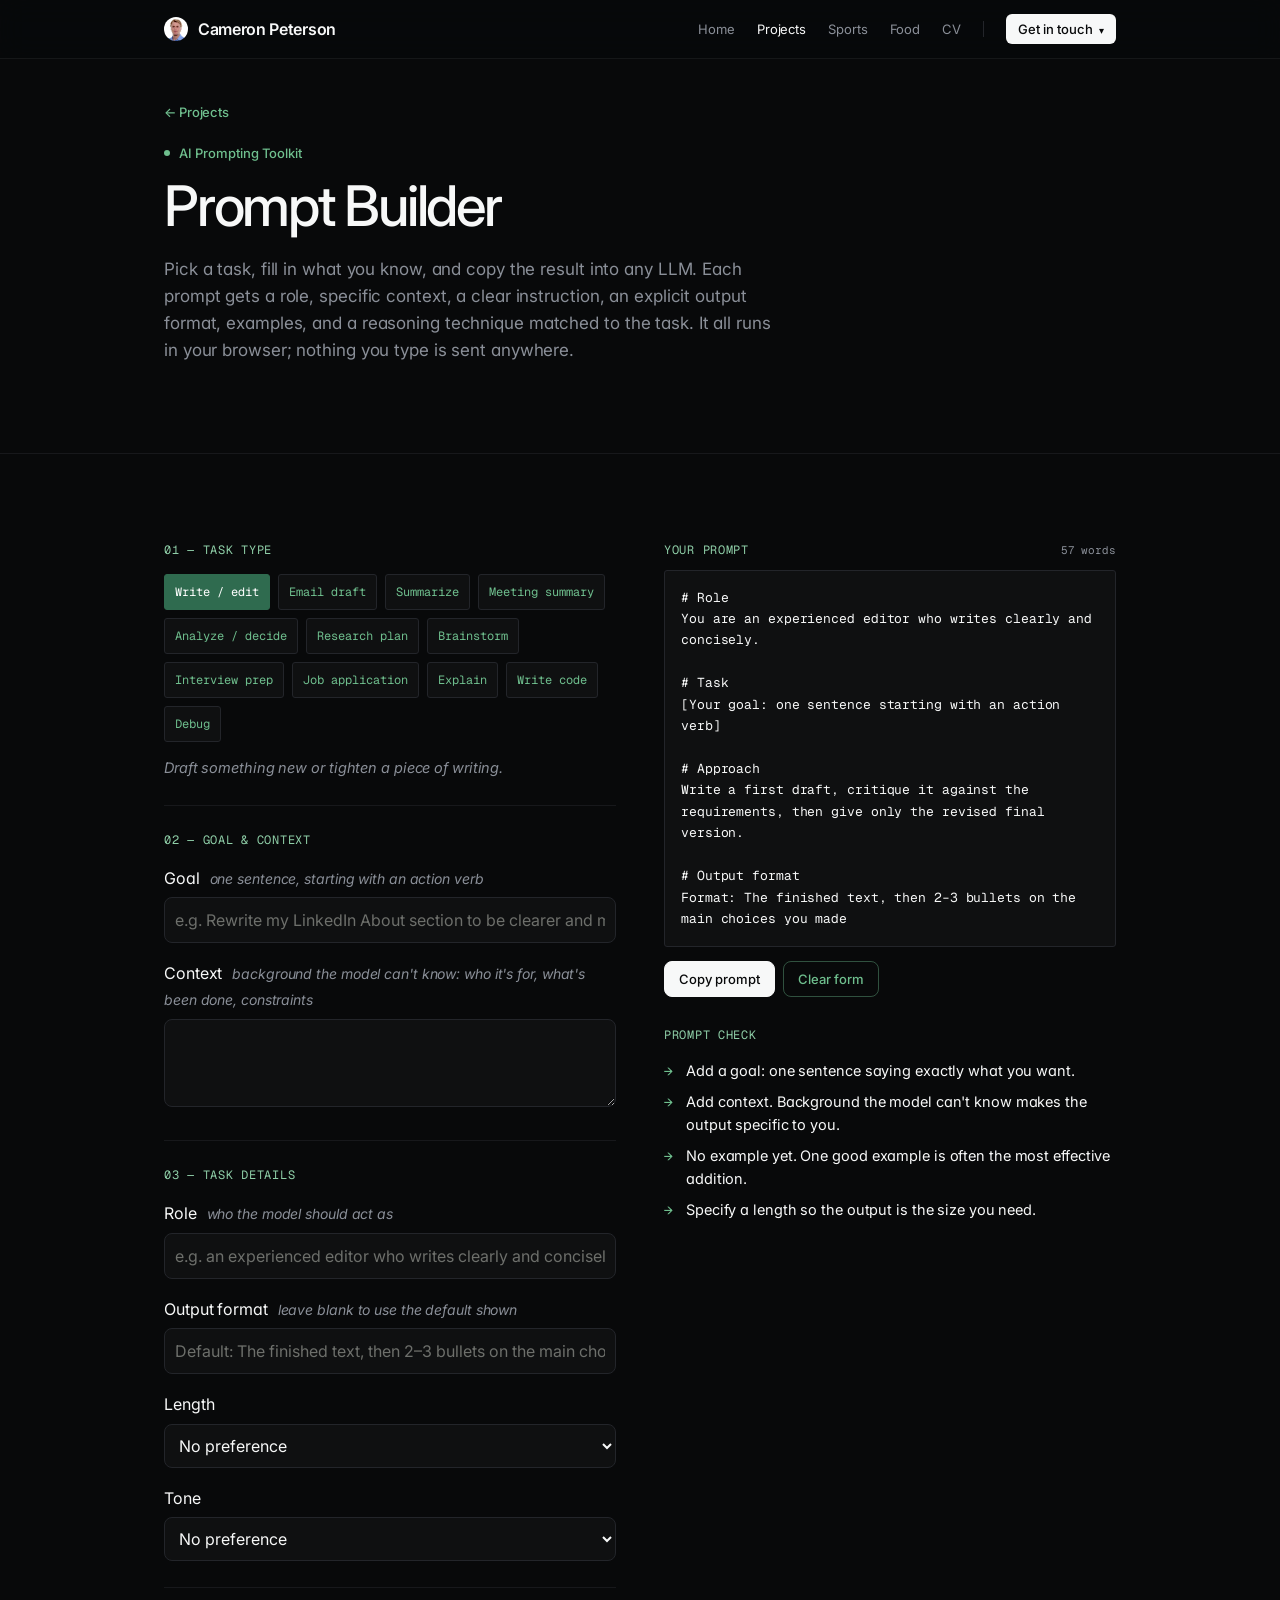
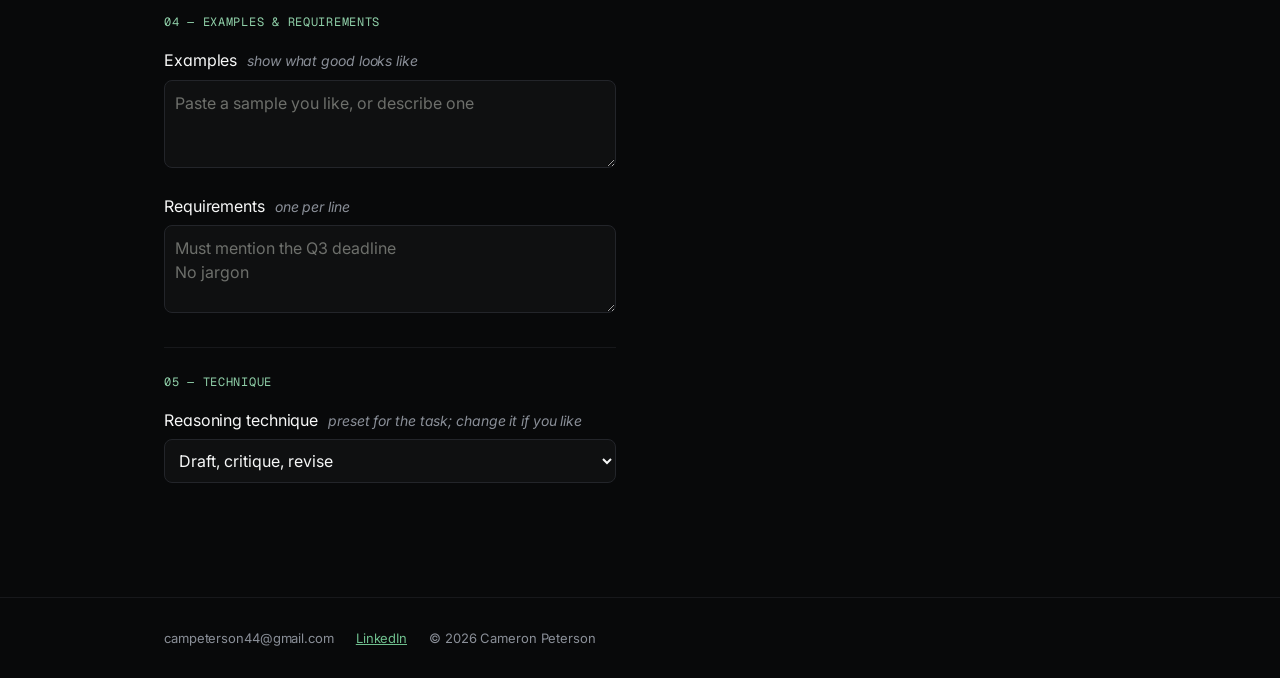
<file: toolkit.html>
<!doctype html>
<html lang="en">
<head>
<meta charset="utf-8">
<meta name="viewport" content="width=device-width,initial-scale=1">
<title>Prompt Builder | Cameron Peterson</title>
<meta name="description" content="Pick from 12 task types, fill in what you know, and copy a structured prompt into ChatGPT, Claude or Gemini.">
<link rel="canonical" href="https://campeterson-crypto.github.io/toolkit.html">
<meta property="og:type" content="website">
<meta property="og:site_name" content="Cameron Peterson">
<meta property="og:title" content="Prompt Builder | Cameron Peterson">
<meta property="og:description" content="Pick from 12 task types, fill in what you know, and copy a structured prompt into ChatGPT, Claude or Gemini.">
<meta property="og:url" content="https://campeterson-crypto.github.io/toolkit.html">
<meta property="og:image" content="https://campeterson-crypto.github.io/og-image.png">
<meta property="og:image:width" content="1200">
<meta property="og:image:height" content="630">
<meta property="og:image:alt" content="Cameron Peterson, personal site">
<meta name="twitter:card" content="summary_large_image">
<link rel="icon" href="favicon.svg" type="image/svg+xml">
<link rel="apple-touch-icon" href="apple-touch-icon.png">
<link rel="stylesheet" href="style.css?v=14">
</head>
<body><main id="m">
<section class="band"><div class="wrap">
  <a class="crumb" href="projects.html">← Projects</a><br>
  <a class="eyebrow" href="projects.html">AI Prompting Toolkit</a>
  <h1>Prompt Builder</h1>
  <p class="lede">Pick a task, fill in what you know, and copy the result into any LLM. Each prompt gets a role, specific context, a clear instruction, an explicit output format, examples, and a reasoning technique matched to the task. It all runs in your browser; nothing you type is sent anywhere.</p>
</div></section>
<section class="band"><div class="wrap tk">
  <div>
    <div class="step"><p class="label" id="l1">01 — Task type</p><div class="chips" id="tasks" role="group" aria-labelledby="l1"></div><p class="hint" id="taskhint"></p></div>
    <div class="step"><p class="label">02 — Goal &amp; context</p>
      <label class="field"><span>Goal <em>one sentence, starting with an action verb</em></span><input id="goal"></label>
      <label class="field"><span>Context <em>background the model can't know: who it's for, what's been done, constraints</em></span><textarea id="ctx"></textarea></label>
    </div>
    <div class="step"><p class="label">03 — Task details</p>
      <label class="field"><span>Role <em>who the model should act as</em></span><input id="role"></label>
      <label class="field"><span>Output format <em>leave blank to use the default shown</em></span><input id="fmt"></label>
      <label class="field"><span>Length</span><select id="len"><option value="">No preference</option><option>Brief (under 150 words)</option><option>Medium (150–400 words)</option><option>Detailed (400+ words)</option></select></label>
      <label class="field"><span>Tone</span><select id="tone"><option value="">No preference</option><option>Professional</option><option>Conversational</option><option>Technical</option><option>Persuasive</option><option>Warm and friendly</option></select></label>
    </div>
    <div class="step"><p class="label">04 — Examples &amp; requirements</p>
      <label class="field"><span>Examples <em>show what good looks like</em></span><textarea id="ex" placeholder="Paste a sample you like, or describe one"></textarea></label>
      <label class="field"><span>Requirements <em>one per line</em></span><textarea id="req" placeholder="Must mention the Q3 deadline&#10;No jargon"></textarea></label>
    </div>
    <div class="step"><p class="label">05 — Technique</p>
      <label class="field"><span>Reasoning technique <em>preset for the task; change it if you like</em></span><select id="tech">
        <option value="">None</option>
        <option value="step">Step-by-step reasoning</option>
        <option value="clarify">Clarify first</option>
        <option value="critique">Draft, critique, revise</option>
        <option value="options">Compare options</option>
      </select></label>
    </div>
  </div>
  <aside class="out" aria-label="Generated prompt">
    <div class="outhead"><p class="label">Your prompt</p><span class="wc" id="wc"></span></div>
    <pre id="out" aria-live="polite"></pre>
    <div class="actions"><button class="btn solid" id="copy" type="button">Copy prompt</button><button class="btn ghost" id="clear" type="button">Clear form</button></div>
    <p class="label">Prompt check</p><ul class="checks" id="check"></ul>
  </aside>
</div></section>
</main>
<script src="site.js?v=14"></script><script>
shell("Projects");
const TECH={
 step:"Think through the problem step by step before giving your final answer.",
 clarify:"If anything essential is missing or ambiguous, ask me up to 3 clarifying questions before you start. Otherwise, proceed and list any assumptions you made.",
 critique:"Write a first draft, critique it against the requirements, then give only the revised final version.",
 options:"Generate 3 distinct options, compare their trade-offs, then recommend one and explain why."};
const T=[
 {n:"Write / edit",r:"an experienced editor who writes clearly and concisely",h:"Draft something new or tighten a piece of writing.",g:"Rewrite my LinkedIn About section to be clearer and more specific",f:"The finished text, then 2–3 bullets on the main choices you made",t:"critique"},
 {n:"Email draft",r:"a professional communicator who writes clear, courteous emails that get replies",h:"Write an email with a clear ask that gets a response.",g:"Write a follow-up email to a recruiter I met at a career fair",f:"A subject line, then the email body, under 150 words",t:"clarify"},
 {n:"Summarize",r:"an analyst who distills long material into its key points",h:"Condense an article, report or thread.",g:"Summarize this report for someone with 2 minutes to read it",f:"A one-sentence summary, then 3–5 key points, then any open questions",t:"step"},
 {n:"Meeting summary",r:"an executive assistant who writes crisp, actionable meeting notes",h:"Turn rough notes or a transcript into decisions and action items.",g:"Turn these meeting notes into a summary I can send to the team",f:"Sections: Summary (2–3 sentences), Decisions, Action items (owner, task, due date), Open questions",t:"step"},
 {n:"Analyze / decide",r:"a strategic advisor who weighs trade-offs rigorously",h:"Break down a decision or compare options.",g:"Help me decide between two job offers",f:"Your recommendation first, then a table of options with pros, cons and risks",t:"options"},
 {n:"Research plan",r:"a research lead who designs focused, practical research plans",h:"Plan how to investigate a question before you dive in.",g:"Plan how to research the market for meal-kit delivery in Hawaii",f:"The core question, 3–5 sub-questions, sources to check for each, and a step-by-step plan",t:"step"},
 {n:"Brainstorm",r:"a creative collaborator who generates varied, original ideas",h:"Generate a wide range of ideas, then narrow them down.",g:"Brainstorm names for a personal finance newsletter",f:"10 ideas as a numbered list, one line each, then your top 3 with a sentence on why",t:"options"},
 {n:"Interview prep",r:"a hiring manager and interview coach",h:"Predict likely questions and build strong answers from your experience.",g:"Prepare me for a first-round interview for a business analyst role",f:"The 8 most likely questions for this role, each with a STAR-format outline answer drawn from my background",t:"clarify"},
 {n:"Job application",r:"a career coach and experienced recruiter",h:"Tailor a resume bullet, summary or LinkedIn section to a role.",g:"Rewrite my resume bullets to match this job description",f:"The revised text, then a short list of what changed and why",t:"critique"},
 {n:"Explain",r:"a patient teacher who explains concepts plainly",h:"Understand a concept, document or piece of code.",g:"Explain how index funds work",f:"A plain-language explanation, one concrete example, then 3 quick questions to check my understanding",t:"step"},
 {n:"Write code",r:"a senior software engineer who writes clean, well-tested code",h:"Build a function, script or small feature.",g:"Write a Python script that renames photos by the date they were taken",f:"Complete code in one block, then brief notes on how to run it and any assumptions",t:"clarify"},
 {n:"Debug",r:"a senior engineer who diagnoses bugs methodically",h:"Find and fix what's going wrong.",g:"Fix the error my spreadsheet formula is throwing",f:"The likely cause, the fix, and how to confirm it worked",t:"step"}];
const $=i=>document.getElementById(i),F=["goal","ctx","role","fmt","len","tone","ex","req","tech"];let cur=0;
$("tasks").innerHTML=T.map((t,i)=>`<button class="chip" type="button" aria-pressed="false" data-i="${i}">${t.n}</button>`).join("");
$("taskhint").innerHTML="";
function pick(i){
  cur=i;const t=T[i];
  document.querySelectorAll(".chip").forEach(c=>c.setAttribute("aria-pressed",c.dataset.i==i));
  $("taskhint").innerHTML=t.h+(t.n=="Job application"?' For a full cover letter, use the <a href="cover-letter.html">Cover Letter Builder</a>.':"");
  $("goal").placeholder="e.g. "+t.g;$("role").placeholder="e.g. "+t.r;$("fmt").placeholder="Default: "+t.f;$("tech").value=t.t;build();
}
$("tasks").addEventListener("click",e=>{const b=e.target.closest(".chip");if(b)pick(+b.dataset.i)});
function build(){
  const v=Object.fromEntries(F.map(i=>[i,$(i).value.trim()])),t=T[cur],p=[];
  p.push("# Role\nYou are "+(v.role||t.r)+".");
  p.push("# Task\n"+(v.goal||"[Your goal: one sentence starting with an action verb]"));
  if(v.ctx)p.push("# Context\n"+v.ctx);
  if(v.tech)p.push("# Approach\n"+TECH[v.tech]);
  p.push("# Output format\n"+["Format: "+(v.fmt||t.f),v.len&&"Length: "+v.len,v.tone&&"Tone: "+v.tone].filter(Boolean).join("\n"));
  if(v.req)p.push("# Requirements\n"+v.req.split("\n").map(s=>s.trim()).filter(Boolean).map(r=>"- "+r).join("\n"));
  if(v.ex)p.push("# Examples\n"+v.ex);
  const txt=p.join("\n\n");$("out").textContent=txt;$("wc").textContent=words(txt)+" words";
  const c=[];
  if(!v.goal)c.push("Add a goal: one sentence saying exactly what you want.");
  else if(!/^[A-Z][a-z]+\b/.test(v.goal))c.push("Start the goal with an action verb (Write, List, Compare…).");
  if(!v.ctx)c.push("Add context. Background the model can't know makes the output specific to you.");
  else if(words(v.ctx)<12)c.push("Context is thin. Who is it for, what's been tried, and what are the constraints?");
  if(!v.ex)c.push("No example yet. One good example is often the most effective addition.");
  if(!v.len)c.push("Specify a length so the output is the size you need.");
  renderChecks($("check"),c);
}
F.forEach(i=>$(i).addEventListener("input",build));
wireCopy($("copy"),$("out"));
$("clear").addEventListener("click",()=>{F.forEach(i=>$(i).value="");pick(0);$("goal").focus()});
pick(0);
</script></body></html>
</file>
<file: style.css>
@import url("https://fonts.googleapis.com/css2?family=Inter:wght@400;500;600&family=Geist+Mono:wght@400;500;700&display=swap");
/* Always white, like Ian's. Forest green for headings/chips, ocean blue for links/nav/actions. */
/* Dark "builder" theme: near-black neutrals, forest-green accent (#2F6B4F), Geist + Geist Mono. */
:root{--bg:#111211;--fg:#ecedeb;--mut:#9a9c98;--blue:#7fc9a0;--green:#5cb487;--teal:#7fc9a0;--deep:#ecedeb;--tint:#181a18;--edge:#2e302d;--line:#232523;--bad:#f2766b;--needbg:#1c2b23;--wantbg:#1b2530;--debtbg:#1a2a2b;--gold:#d0a24e;--goldlt:#e3c27f;--mint:#161716;--sage:#2e302d;--leaf:#2f4a3a;--cugold:#cfb87c;--alt:#8fb4d9;--accent:#2F6B4F;
  --serif:Geist,system-ui,-apple-system,"Segoe UI",sans-serif;--mono:"Geist Mono",ui-monospace,Consolas,monospace;color-scheme:dark}
*{box-sizing:border-box}
html{-webkit-text-size-adjust:100%}
body{margin:0;background:var(--bg);color:var(--fg);font:16px/1.6 var(--serif)}
img{max-width:100%}
[hidden]{display:none!important}
.wrap{max-width:1000px;margin:0 auto;padding-left:max(64px,env(safe-area-inset-left,0px));padding-right:max(64px,env(safe-area-inset-right,0px))}
a{color:inherit}
:focus-visible{outline:2px solid var(--blue);outline-offset:2px}
.skip{position:absolute;left:-999px;top:8px;background:var(--blue);color:#fff;padding:8px 12px;font:12px var(--mono);z-index:10}
.skip:focus{left:8px}

/* header */
header .wrap{display:flex;align-items:center;gap:12px 24px;flex-wrap:wrap;padding-block:28px}
.brand{display:flex;align-items:center;gap:10px;text-decoration:none;margin-right:auto}
.brand img{width:28px;height:28px;border-radius:50%;object-fit:cover;border:1px solid var(--line)}
nav{display:flex;gap:20px;font:13px var(--mono)}
nav a{color:var(--green);text-decoration:none;padding-block:4px}
nav a:hover{color:var(--blue)}
nav a.on{color:var(--blue);border-bottom:1px solid var(--blue)}

/* sections */
.band{border-top:1px solid var(--line)}
.band>.wrap{padding-block:64px}
main>.band:first-child{border-top:0}
main>.band:first-child>.wrap{padding-top:40px}
.intro{font-size:26px;line-height:1.5;max-width:660px;margin:0;text-wrap:pretty}
.eyebrow{display:inline-block;font:12px var(--mono);letter-spacing:.04em;color:var(--blue);border-bottom:1px solid var(--blue);margin:0 0 14px;text-decoration:none}
h1,h2,h3{font-weight:400;text-wrap:balance;margin:0 0 20px}
h1{font-size:44px;line-height:1.2;color:var(--green)}
h2{font-size:34px;line-height:1.35;color:var(--deep)}
h3{font-size:22px;line-height:1.35;color:var(--deep);margin:0 0 6px}
.lede{max-width:620px;color:var(--mut);margin:0}
.lede a{color:var(--blue)}
.prose{max-width:640px}.prose p{margin:0 0 1em}
.btn{display:inline-block;font:12px var(--mono);letter-spacing:.03em;color:var(--deep);border:1px solid var(--deep);border-radius:3px;padding:9px 14px;text-decoration:none;background:none;cursor:pointer}
.btn:hover{background:var(--deep);color:#fff}
.btn.solid{background:var(--blue);border-color:var(--blue);color:#fff}
.btn.solid:hover{background:#155577}
.btn.ghost{color:var(--blue);border-color:var(--blue)}
.btn.ghost:hover{background:var(--blue);color:#fff}
.btns{display:flex;gap:10px;flex-wrap:wrap}
.portrait{width:120px;height:120px;border-radius:50%;object-fit:cover;border:1px solid var(--line);margin-bottom:28px;display:block}
.crumb{font:12px var(--mono);color:var(--blue);text-decoration:none;display:inline-block;margin-bottom:20px}
.crumb:hover{text-decoration:underline}

/* tool cards */
.cards{display:grid;grid-template-columns:repeat(auto-fit,minmax(260px,1fr));gap:16px;max-width:820px}
.card{display:flex;flex-direction:column;gap:8px;border:1px solid var(--edge);border-radius:4px;padding:22px;text-decoration:none;background:var(--bg);transition:border-color .15s}
.card:hover{border-color:var(--blue)}
.card .k{font:11px var(--mono);letter-spacing:.06em;text-transform:uppercase;color:var(--teal)}
.card .t{font-size:21px;color:var(--deep)}
.card .d{color:var(--mut);font-size:15px}
.card .go{font:12px var(--mono);color:var(--blue);margin-top:auto;padding-top:6px}

/* lists (projects, essays, cv) */
.items{list-style:none;padding:0;margin:0;display:grid;gap:30px;max-width:700px}
.items .t{font-size:20px;color:var(--deep)}
a.t{text-decoration-color:var(--edge)}a.t:hover{text-decoration-color:var(--blue)}
.items .d{color:var(--mut);margin-top:2px}
.items ul{margin:8px 0 0;padding-left:1.1em;color:var(--fg)}
.items ul li{margin:4px 0}
.when{font:12px var(--mono);color:var(--teal);letter-spacing:.04em}
.cv-sec+.cv-sec{margin-top:56px}
.tags{display:flex;flex-wrap:wrap;gap:8px;list-style:none;padding:0;margin:0}
.tags li{font:12px var(--mono);color:var(--green);border:1px solid var(--edge);border-radius:3px;padding:5px 9px}

footer{border-top:1px solid var(--line);font:12px var(--mono);color:var(--mut)}
footer .wrap{padding-block:32px;display:flex;gap:10px 22px;flex-wrap:wrap}
footer a{color:var(--blue)}
.sel{user-select:all}

/* toolkit */
.tk{display:grid;grid-template-columns:minmax(0,1fr) minmax(0,1fr);gap:48px;align-items:start}
.step{padding-block:26px;border-top:1px solid var(--line)}
.step:first-child{border-top:0;padding-top:0}
.label{font:12px var(--mono);text-transform:uppercase;letter-spacing:.06em;color:var(--teal);margin:0 0 16px}
.chips{display:flex;flex-wrap:wrap;gap:8px}
.chip{font:12px var(--mono);color:var(--green);background:var(--bg);border:1px solid var(--edge);border-radius:3px;padding:8px 10px;cursor:pointer;min-height:36px}
.chip:hover{border-color:var(--green)}
.chip[aria-pressed="true"]{background:var(--green);border-color:var(--green);color:#fff}
.hint{font-style:italic;color:var(--mut);font-size:14.5px;margin:14px 0 0}
.hint a{color:var(--blue)}
.field{display:block;margin-top:18px}
.field>span{display:block;margin-bottom:6px}
.field em{font-size:14px;color:var(--mut);margin-left:6px}
input,select,textarea{width:100%;font:16px/1.5 var(--serif);color:var(--fg);background:var(--tint);border:1px solid var(--edge);border-radius:3px;padding:10px}
textarea{min-height:88px;resize:vertical}
input::placeholder,textarea::placeholder{color:#8a9892}
input:focus,select:focus,textarea:focus{outline:2px solid var(--blue);outline-offset:0;border-color:transparent}
.out{position:sticky;top:24px}
.outhead{display:flex;justify-content:space-between;align-items:baseline;gap:12px}
.outhead .label{margin-bottom:12px}
.wc{font:11px var(--mono);color:var(--mut)}
.out pre{white-space:pre-wrap;word-break:break-word;background:var(--tint);border:1px solid var(--edge);border-radius:3px;padding:16px;font:13px/1.65 var(--mono);max-height:420px;overflow:auto;margin:0}
.actions{display:flex;gap:8px;flex-wrap:wrap;margin:14px 0 30px}
.checks{list-style:none;padding:0;margin:0;display:grid;gap:8px;font-size:14.5px}
.checks li{padding-left:22px;position:relative}
.checks li::before{content:"→";position:absolute;left:0;color:var(--blue);font-family:var(--mono)}
.checks li.ok::before{content:"✓";color:var(--green)}

/* tablets and phones */
@media(max-width:860px){
  .tk{grid-template-columns:minmax(0,1fr);gap:8px}
  .out{position:static;border-top:1px solid var(--line);padding-top:26px}
  .out pre{max-height:none}
}
@media(max-width:700px){
  .wrap{padding-left:max(20px,env(safe-area-inset-left,0px));padding-right:max(20px,env(safe-area-inset-right,0px))}
  header .wrap{padding-block:18px}
  nav{gap:16px;width:100%}
  .band>.wrap{padding-block:44px}
  main>.band:first-child>.wrap{padding-top:24px}
  h1{font-size:34px}
  h2{font-size:27px}
  .intro{font-size:21px}
  .portrait{width:96px;height:96px;margin-bottom:22px}
  .chip{padding:9px 11px}
}
@media(prefers-reduced-motion:reduce){*{transition:none!important}}
.org{font-weight:500;color:var(--fg)}

/* ---------- budget planner ---------- */
.money,.rows dd,.stat b{font-variant-numeric:tabular-nums}
.mut{color:var(--mut)}
.banner{background:var(--tint);border:1px solid var(--edge);border-radius:4px;padding:12px 14px;font-size:14.5px;margin-bottom:26px}
.banner b{font-weight:500}
.linkbtn{background:none;border:0;padding:0;font:inherit;color:var(--blue);text-decoration:underline;cursor:pointer}
.sublabel{margin:26px 0 0}.sublabel em{font-size:14px;color:var(--mut);margin-left:6px}
.note{font-size:14.5px;color:var(--mut);margin:12px 0 0}
.note b,.gout b,.dout b{color:var(--fg);font-weight:500}
.inline{display:flex;gap:10px;align-items:center;flex-wrap:wrap}
.inline input{max-width:140px}
.chips.sm{gap:6px}
.chips.sm .chip{min-height:32px;padding:5px 9px;font-size:11.5px}
.li{display:grid;grid-template-columns:minmax(0,2.1fr) minmax(0,.85fr) minmax(0,1.1fr) 34px;gap:8px;align-items:center;margin-top:8px}
.li input,.li select,.mini input,.ghead input{padding:8px 9px;font-size:15px}
.x{width:34px;height:36px;flex:none;border:1px solid transparent;background:none;color:var(--mut);font:18px/1 var(--mono);border-radius:3px;cursor:pointer}
.x:hover{color:var(--bad);border-color:var(--edge)}
.add{margin-top:12px;font:12px var(--mono);color:var(--blue);background:none;border:0;padding:6px 0;cursor:pointer}
.add:hover{text-decoration:underline}
.cat{border:1px solid var(--edge);border-radius:4px;margin-top:10px}
.cat>summary{display:flex;align-items:center;gap:10px;padding:11px 14px;cursor:pointer;list-style:none}
.cat>summary::-webkit-details-marker{display:none}
.cat>summary::before{content:"+";font:15px var(--mono);color:var(--blue);width:12px;flex:none}
.cat[open]>summary::before{content:"–"}
.cat>summary:hover .cn{color:var(--blue)}
.cat .cn{flex:1;min-width:0}
.cat .sub{font:13px var(--mono)}
.tag{font:10px var(--mono);text-transform:uppercase;letter-spacing:.06em;padding:3px 6px;border-radius:3px}
.tag.need{background:var(--needbg);color:var(--green)}.tag.want{background:var(--wantbg);color:var(--blue)}
.catbody{padding:2px 14px 14px;border-top:1px solid var(--line)}
.catfoot{display:flex;justify-content:space-between;align-items:center;gap:8px;flex-wrap:wrap;margin-top:4px}
.catfoot .chips{align-items:center}
.gbox{border:1px solid var(--edge);border-radius:4px;padding:12px 14px;margin-top:10px}
.ghead{display:flex;gap:8px;align-items:center;margin-bottom:10px}
.grid3{display:grid;grid-template-columns:repeat(3,minmax(0,1fr));gap:10px}
.mini{display:block;min-width:0}
.mini>span,.mini-l{display:block;font:11px var(--mono);color:var(--mut);margin-bottom:4px}
.gprog{margin-top:12px}
.gout{font-size:14.5px;color:var(--mut);margin:8px 0 0}
.dctl{display:flex;gap:16px;align-items:flex-end;flex-wrap:wrap;margin-top:18px}
.dctl .mini{width:160px}
.dout{margin-top:16px;font-size:15px}
.dout p{margin:0}
.porder{margin:10px 0 0;padding-left:1.3em;font-size:14.5px}
.porder li{margin:3px 0}
/* summary */
.out.tall{max-height:calc(100vh - 48px);overflow:auto;padding-right:6px}
.outhead .chips{margin-bottom:12px}
.big{border:1px solid var(--edge);border-radius:4px;padding:18px;background:var(--tint)}
.big .k{display:block;font:11px var(--mono);text-transform:uppercase;letter-spacing:.06em;color:var(--mut)}
.big .v{display:block;font:500 40px/1.15 var(--serif);color:var(--green);font-variant-numeric:tabular-nums;margin-top:4px}
.big .v.neg{color:var(--bad)}
.big .bn{display:block;font-size:14px;color:var(--mut);margin-top:2px}
.rows{margin:16px 0 0;display:grid;gap:6px}
.rows div{display:flex;justify-content:space-between;gap:12px;font-size:15px}
.rows dt{color:var(--mut)}.rows dd{margin:0}
.rows .tot{border-top:1px solid var(--edge);padding-top:8px;margin-top:2px;font-weight:500}
.rows .tot dt{color:var(--fg)}
.stats{display:grid;grid-template-columns:repeat(3,minmax(0,1fr));gap:12px;margin:20px 0 28px}
.stat{border-top:2px solid var(--line);padding-top:8px;min-width:0}
.stat b{display:block;font:500 19px/1.3 var(--serif)}
.stat span{font:11px var(--mono);color:var(--mut)}
.split,.bars{margin-bottom:28px}
.split .row,.bars .row{margin-bottom:14px}
.split .top,.bars .top{display:flex;justify-content:space-between;gap:10px;font-size:14px}
.split .top .mut,.bars .top .mut{font-size:12.5px}
.track{position:relative;height:8px;background:var(--line);border-radius:4px;margin-top:6px}
.fill{height:100%;border-radius:4px;background:var(--green);max-width:100%;transition:width .2s}
.fill.want{background:var(--blue)}.fill.save,.fill.debt{background:var(--teal)}.fill.rest{background:#9aa8a2}
.mark{position:absolute;top:-4px;width:2px;height:16px;background:var(--fg);border-radius:1px}
.st{font:11px var(--mono);margin-top:5px}
.st.ok{color:var(--green)}.st.warn{color:var(--bad)}
.legend{display:flex;gap:16px;font:11px var(--mono);color:var(--mut);margin:-6px 0 12px}
.dot{display:inline-block;width:8px;height:8px;border-radius:50%;margin-right:6px;background:var(--green)}
.dot.want{background:var(--blue)}.dot.debt{background:var(--teal)}
.minor{font-size:14px;color:var(--mut);margin:0 0 6px}
.confirm{border:1px solid var(--bad);border-radius:4px;padding:14px;margin:12px 0}
.confirm p{margin:0 0 12px;font-size:14.5px}
.btn.danger{background:var(--bad);border-color:var(--bad)}
.btn.danger:hover{background:#8f1d17}
.status{font:12px var(--mono);color:var(--green);min-height:1em;margin:8px 0}
.privacy{font-size:13px;color:var(--mut);margin:0}
@media(max-width:860px){.out.tall{max-height:none;overflow:visible;padding-right:0}}
@media(max-width:600px){
  .li{grid-template-columns:minmax(0,1fr) minmax(0,1fr) 34px}
  .li [data-f="name"]{grid-column:1/-1}
  .li{border-top:1px solid var(--line);padding-top:10px;margin-top:10px}
  .grid3{grid-template-columns:minmax(0,1fr) minmax(0,1fr)}
  .big .v{font-size:34px}
  .stat b{font-size:16px}
}

/* ---------- sports ---------- */
.mono-s{font:12px var(--mono);color:var(--mut)}
.refresh{display:flex;align-items:center;gap:14px;flex-wrap:wrap;margin-top:24px}
.teams{display:grid;grid-template-columns:repeat(auto-fit,minmax(min(100%,400px),1fr));gap:20px}
.team{border:1px solid var(--edge);border-radius:4px;padding:20px;display:flex;flex-direction:column;min-width:0}
.thead{display:flex;gap:14px;align-items:center;margin-bottom:12px}
.tlogo{width:44px;height:44px;flex:none;object-fit:contain;border-radius:4px;background:var(--tint)}
img.tlogo{background:none}
.tname{font-size:22px;margin:0;line-height:1.25}
.tmeta{margin:2px 0 0;font:12px var(--mono);color:var(--mut)}
.game{margin:0 0 6px;font-size:14.5px;padding:9px 12px;background:var(--tint);border-radius:3px}
.game .gk{display:inline-block;width:38px;font:11px var(--mono);text-transform:uppercase;letter-spacing:.06em;color:var(--teal)}
.game.live .gk{color:var(--bad)}
.news{list-style:none;padding:0;margin:0}
.news li{padding:12px 0;border-bottom:1px solid var(--line)}
.news li:last-child{border-bottom:0}
.news a{color:var(--deep);text-decoration-color:var(--edge);font-size:16px;line-height:1.4}
.news a:hover{text-decoration-color:var(--blue);color:var(--blue)}
.news .desc{margin:6px 0 0;font-size:14.5px;color:var(--mut)}
.news .when{display:block;margin-top:4px}
.news .skel{height:44px;background:linear-gradient(90deg,var(--tint),var(--line),var(--tint));background-size:200% 100%;animation:sk 1.2s infinite linear;border-radius:3px;margin:10px 0;border:0}
@keyframes sk{to{background-position:-200% 0}}
.more{margin-top:auto;padding-top:12px;font:12px var(--mono);color:var(--blue)}

/* ---------- ski pass calculator ---------- */
.rr{display:grid;grid-template-columns:minmax(0,2fr) repeat(var(--cols,3),minmax(0,.8fr));gap:10px;align-items:end;padding:12px 0;border-bottom:1px solid var(--line)}
.rr:last-child{border-bottom:0}
.rr .rn{align-self:center;min-width:0;display:flex;flex-direction:column;gap:6px}
.rr .rn b{font-weight:500}
.rr .rn input,.rr .rn select{padding:8px 9px;font-size:15px}
.rr .rn .x{align-self:flex-start}
.rr.on .rn b{color:var(--green)}
.rr .mini input{padding:8px 9px}
.acc{font-size:12.5px;color:var(--mut);line-height:1.5}
.pk{font:10px var(--mono);text-transform:uppercase;letter-spacing:.04em;padding:1px 5px;border-radius:3px}
.pk.ik{background:var(--needbg);color:var(--green)}.pk.ep{background:var(--wantbg);color:var(--blue)}
.opts{margin-bottom:28px}
.opt{padding:12px 0;border-bottom:1px solid var(--line)}
.opt .top{display:flex;justify-content:space-between;gap:10px;align-items:center}
.opt .top b{font-weight:500;font-size:17px}
.opt.best .top b{color:var(--green)}
.opt .od{margin:6px 0 0;font-size:13px;color:var(--mut)}
.atable{display:grid;gap:8px;margin-top:12px}
.ar{display:grid;grid-template-columns:minmax(0,1.4fr) repeat(3,minmax(0,1fr));gap:8px;align-items:center;font-size:14.5px}
.ar input{padding:7px 8px;font-size:14.5px}
.ah{font:11px var(--mono);color:var(--mut)}

/* ---------- private credit explainer ---------- */
.pc-steps{display:flex;flex-wrap:wrap;gap:8px;margin-bottom:18px}
.pc-steps button{font:12px var(--mono);color:var(--green);background:var(--bg);border:1px solid var(--edge);border-radius:3px;padding:8px 11px;cursor:pointer;display:flex;gap:8px;align-items:center}
.pc-steps button span{display:inline-grid;place-items:center;width:20px;height:20px;border-radius:50%;background:var(--needbg);font-size:11px}
.pc-steps button[aria-selected="true"]{background:var(--green);border-color:var(--green);color:#fff}
.pc-steps button[aria-selected="true"] span{background:#fff;color:var(--green)}
.diagram{overflow-x:auto;border:1px solid var(--line);border-radius:4px;background:var(--bg);padding:8px}
.diagram svg{display:block;width:100%;min-width:640px;height:auto}
.node rect{fill:var(--tint);stroke:var(--edge);stroke-width:1.5;transition:stroke .2s,fill .2s}
.node .nt{font:500 15px var(--serif);fill:var(--fg)}
.node .ns{font:10.5px var(--mono);fill:var(--mut)}
.node{opacity:.45;transition:opacity .2s}
.node.on{opacity:1}
.node.on rect{stroke:var(--green);stroke-width:2;fill:#fff}
.arrow line{stroke:var(--edge);stroke-width:2}
.arrow text{font:12px var(--serif);fill:var(--mut);opacity:.6}
.arrow.on line{stroke:var(--blue);stroke-width:2.5;stroke-dasharray:7 5;animation:flow 1s linear infinite}
.arrow.on text{fill:var(--blue);opacity:1;font-weight:500}
.ahd{fill:var(--edge)}.ahOn{fill:var(--blue)}
@keyframes flow{to{stroke-dashoffset:-24}}
.pc-explain{margin-top:24px;max-width:680px}
.pc-explain h2{font-size:27px;margin-bottom:10px}
.pc-explain ol{padding-left:1.3em}.pc-explain li{margin:4px 0}
.pc-explain .btns{margin-top:18px}
.sl{display:block;margin-bottom:16px}
.slt{display:flex;justify-content:space-between;gap:10px;font-size:15px;margin-bottom:4px}
.slt output{font:13px var(--mono);color:var(--blue);font-variant-numeric:tabular-nums}
.sl input[type=range]{width:100%;padding:0;background:none;border:0;accent-color:var(--blue);height:24px}
.pc-kpis{margin-top:0}
.pc-kpis .stat b{font-size:22px}
.wbar{display:flex;height:22px;border-radius:3px;overflow:hidden;margin-bottom:14px;gap:2px}
.w-roc{background:var(--deep)}.w-pref{background:var(--green)}.w-cu{background:var(--goldlt)}.w-lps{background:var(--blue)}.w-gps{background:var(--gold)}
.tiers{list-style:none;padding:0;margin:0}
.tiers li{display:grid;grid-template-columns:14px minmax(0,1fr) auto;gap:10px;align-items:start;padding:8px 0;border-bottom:1px solid var(--line);font-size:14.5px}
.tiers li.zero{opacity:.45}
.tiers li.tot{border-bottom:0;color:var(--mut)}
.tiers b{font-weight:500}
.tiers .money{text-align:right}
.tiers .mut{font-size:12.5px}
.sw{display:inline-block;width:12px;height:12px;border-radius:2px;margin-top:5px;background:var(--line)}
#yearsNote .sw{margin:0 5px 0 10px;vertical-align:-1px}
#yearsNote .sw:first-child{margin-left:0}
.years{display:flex;gap:8px;align-items:flex-end;height:180px;padding-bottom:40px;position:relative}
.yc{flex:1;min-width:0;height:100%;display:flex;flex-direction:column;align-items:center;justify-content:flex-end}
.ybar{width:100%;max-width:44px;height:100%;display:flex;flex-direction:column;justify-content:flex-end}
.ybar span{display:block;width:100%}
.ybar span:first-child{border-radius:3px 3px 0 0}
.lpb{background:var(--blue)}.gpb{background:var(--gold)}.neg{background:repeating-linear-gradient(45deg,var(--edge),var(--edge) 3px,var(--tint) 3px,var(--tint) 6px)}
.yl{font:11px var(--mono);color:var(--mut);margin-top:6px}
.yv{font:10.5px var(--mono);color:var(--fg);white-space:nowrap}
.gloss{display:grid;grid-template-columns:repeat(auto-fit,minmax(min(100%,280px),1fr));gap:22px 32px;margin:0}
.gloss dt{font:500 17px var(--serif);color:var(--deep);margin-bottom:4px}
.gloss dd{margin:0;color:var(--mut);font-size:15px}
@media(max-width:600px){
  .rr{grid-template-columns:repeat(var(--cols,3),minmax(0,1fr))}
  .rr .rn{grid-column:1/-1}
  .ar{grid-template-columns:minmax(0,1.2fr) repeat(3,minmax(0,1fr));font-size:13px}
  .years{gap:4px}.yv{font-size:9px}
  .pc-steps button{font-size:11px;padding:7px 9px}
}
@media(prefers-reduced-motion:reduce){.arrow.on line{animation:none}.news .skel{animation:none}}

/* ---------- sandwich shop of the week ---------- */
.sw-week{display:flex;justify-content:space-between;gap:12px;flex-wrap:wrap;margin-bottom:22px}
.shop{display:grid;grid-template-columns:minmax(0,1.15fr) minmax(0,1fr);gap:48px;align-items:start}
.shop-hood{font:12px var(--mono);color:var(--teal);letter-spacing:.04em;text-transform:uppercase;margin:0 0 8px}
.shop-name{font-size:44px;line-height:1.15;color:var(--green);margin:0 0 16px}
.shop-tags{margin-bottom:20px}
.shop-about{font-size:17px;line-height:1.65;margin:0;max-width:600px}
.order{list-style:none;counter-reset:o;padding:0;margin:0}
.order li{counter-increment:o;display:grid;grid-template-columns:30px minmax(0,1fr);column-gap:10px;padding:12px 0;border-bottom:1px solid var(--line)}
.order li::before{content:counter(o);grid-row:span 2;font:12px var(--mono);color:#fff;background:var(--green);width:24px;height:24px;border-radius:50%;display:grid;place-items:center;margin-top:2px}
.order b{font-weight:500;font-size:17px;color:var(--deep)}
.order span{color:var(--mut);font-size:15px}
.shop-tip{margin:22px 0 0;padding:12px 14px;background:var(--tint);border-radius:3px;font-size:15px}
.shop-tip span{font:11px var(--mono);text-transform:uppercase;letter-spacing:.06em;color:var(--blue);margin-right:10px}
.shop-map{position:sticky;top:24px}
.shop-map iframe{display:block;width:100%;aspect-ratio:4/3;max-width:100%;border:1px solid var(--edge);border-radius:4px;background:var(--tint)}
.addr{margin:12px 0 14px;font-size:15px}
.past{list-style:none;padding:0;margin:0;display:grid;gap:14px;max-width:700px}
.past .when{display:block}
@media(max-width:860px){.shop{grid-template-columns:minmax(0,1fr);gap:28px}.shop-map{position:static}}
@media(max-width:700px){.shop-name{font-size:34px}}

/* ---------- more green ---------- */
header{border-top:4px solid var(--green)}
footer{background:var(--deep);color:#cfe3d6;border-top:0}
footer a{color:#fff}
main.home>.band:nth-child(even){background:var(--mint)}
main.home>.band{border-top-color:var(--sage)}
main.home>.band.hero{border-top:0}
main.home>.band.hero>.wrap{padding-block:12px 56px}
.hero-panel{position:relative;overflow:hidden;background-color:var(--deep);color:#f4faf6;border-radius:8px;padding:48px 52px;
  background-image:url("data:image/svg+xml,%3Csvg xmlns='http://www.w3.org/2000/svg' width='560' height='380' viewBox='0 0 560 380'%3E%3Cg fill='none' stroke='%234f8a63' stroke-width='1.3' opacity='.55'%3E%3Cpath d='M400 50c66 10 120 64 110 130s-78 108-152 102-130-54-120-118 96-124 162-114z'/%3E%3Cpath d='M398 84c44 8 82 44 74 90s-52 76-104 72-90-38-84-82 70-88 114-80z'/%3E%3Cpath d='M396 116c26 5 48 26 44 52s-30 45-61 43-53-22-50-48 41-51 67-47z'/%3E%3Cpath d='M392 142c11 2 20 11 18 22s-13 19-25 18-22-9-21-20 17-22 28-20z'/%3E%3Cpath d='M-20 310c80-40 160-20 230 10s180 42 360-12'/%3E%3Cpath d='M-20 345c90-35 170-15 240 12s180 36 350-10'/%3E%3Cpath d='M-20 276c70-45 150-30 220 2s190 46 370-16'/%3E%3Cpath d='M30 30c52-20 114 0 134 42s-10 92-62 97-104-20-114-62 0-62 42-77z'/%3E%3Cpath d='M50 58c30-12 68 0 80 25s-6 56-37 59-62-12-68-37 0-37 25-47z'/%3E%3C/g%3E%3C/svg%3E");
  background-repeat:no-repeat;background-position:right -60px center;background-size:640px auto}
.hero-panel .portrait{border:3px solid #fff;box-shadow:0 0 0 4px rgba(255,255,255,.12)}
.hero-panel .intro{color:#f4faf6}
.hero-tags{display:flex;flex-wrap:wrap;gap:8px;list-style:none;padding:0;margin:26px 0 0}
.hero-tags li{font:12px var(--mono);letter-spacing:.03em;color:#e3f0e7;background:rgba(255,255,255,.1);border:1px solid rgba(255,255,255,.22);border-radius:3px;padding:6px 10px}
.card:hover{background:var(--mint)}
main.home>.band:nth-child(even) .card:hover{background:#fff}
@media(max-width:700px){.hero-panel{padding:32px 24px;background-size:520px auto;background-position:right -160px top -40px}}

/* ---------- scroll decorations (home, wide screens only) ---------- */
.deco{position:fixed;inset:0;pointer-events:none;z-index:5;display:none}
@media(min-width:1300px){.deco{display:block}}
.rail{position:absolute;top:0;bottom:0;width:calc((100vw - 1000px)/2)}
.rail.l{left:0}.rail.r{right:0}
.rail .d{position:absolute;left:50%;transform:translateX(-50%)}
.d-chart{top:17vh;width:150px;background:#fff;border:1px solid var(--sage);border-radius:6px;padding:10px 10px 6px;box-shadow:0 6px 18px rgba(35,74,48,.08)}
.d-chart .tkr{display:flex;justify-content:space-between;font:11px var(--mono);color:var(--mut);margin-bottom:4px}
.d-chart .tkr b{color:var(--green);font-weight:700}
.d-chart svg{display:block;width:100%;height:auto;overflow:visible}
.d-chart .grid line{stroke:var(--line);stroke-width:1}
#dLine{fill:none;stroke:var(--green);stroke-width:2.5;stroke-linecap:round;stroke-linejoin:round}
#dArea{fill:var(--mint);stroke:none}
#dDot{fill:var(--green);stroke:#fff;stroke-width:2}
.d-candles{top:45vh;width:130px}
.d-candles svg{display:block;width:100%;height:auto;overflow:visible}
.cdl{transform-box:fill-box;transform-origin:center}
.cdl line{stroke:var(--mut);stroke-width:1.5}
.cdl.up rect{fill:var(--green)}.cdl.dn rect{fill:var(--sage)}
.d-coin{top:63vh}
.coin{width:64px;height:64px;border-radius:50%;display:grid;place-items:center;background:radial-gradient(circle at 35% 30%,#6aa37d,var(--green) 70%);border:3px solid var(--cugold);color:#fff;font:700 28px var(--serif);box-shadow:0 6px 14px rgba(35,74,48,.18)}
.d-pennant{top:77vh;width:150px}
.d-pennant svg{display:block;width:100%;height:auto;overflow:visible}
.d-pennant .pole{stroke:#5c6a64;stroke-width:3;stroke-linecap:round}
.d-pennant .flag{transform-box:fill-box;transform-origin:left center}
.d-pennant .pf{fill:#161616}.d-pennant .ph{fill:var(--cugold)}
.d-pennant .pcu{font:700 26px var(--serif);fill:var(--cugold)}
.d-pennant .psk{font:700 9.5px var(--mono);fill:var(--cugold);letter-spacing:.06em}
.slope{position:absolute;top:5vh;left:50%;transform:translateX(-50%);height:92vh;width:auto;max-width:96%;overflow:visible}
.mt-b{fill:var(--sage)}.mt-f{fill:var(--leaf)}.cap{fill:#fff}
.piste{fill:none;stroke:var(--mint);stroke-width:30;stroke-linecap:round}
.track{fill:none;stroke:#9cc1aa;stroke-width:2.5;stroke-linecap:round;stroke-dasharray:4 0}
#dTrees polygon{fill:var(--green)}#dTrees rect{fill:#6b4f3a}
.sign line{stroke:#5c6a64;stroke-width:1.5}
.s-green{fill:#2f8f4e}.s-blue{fill:var(--blue)}.s-black{fill:#161616}
.skier .ski{stroke:#1e2b26;stroke-width:2.5;stroke-linecap:round}
.skier .leg{fill:none;stroke:var(--deep);stroke-width:3.2;stroke-linecap:round}
.skier .torso{stroke:var(--green);stroke-width:6;stroke-linecap:round}
.skier .pole{stroke:#5c6a64;stroke-width:1.4;stroke-linecap:round}
.skier .face{fill:#f1c9a5}.skier .hat{fill:var(--blue)}
.flakes{position:absolute;inset:0;overflow:hidden}
.flakes i{position:absolute;top:-20px;font-style:normal;color:#a9c7b4;animation:fall linear infinite}
@keyframes fall{from{transform:translate(0,-5vh) rotate(0)}to{transform:translate(18px,105vh) rotate(180deg)}}
@media(prefers-reduced-motion:reduce){.flakes{display:none}}

/* ---------- dark builder theme overrides ---------- */
body{-webkit-font-smoothing:antialiased}
::selection{background:var(--accent);color:#fff}
h1,h2,h3{font-weight:500;letter-spacing:-.025em}
h1{color:var(--fg);line-height:1.1}
h2{line-height:1.2}
.intro{letter-spacing:-.01em;line-height:1.45}
.skip{color:var(--bg)}
header{border-top:0;border-bottom:1px solid var(--line)}
.brand span{font:500 14px var(--mono)}
.brand img{border-color:var(--edge)}
nav a{color:var(--mut)}
nav a:hover{color:var(--fg)}
nav a.on{color:var(--blue);border-bottom-color:var(--blue)}
.eyebrow::before{content:"> "}
.btn{color:var(--fg);border-color:#3a3c39;border-radius:6px;padding:10px 16px}
.btn:hover{background:var(--fg);border-color:var(--fg);color:var(--bg)}
.btn.solid{background:var(--accent);border-color:var(--accent);color:#fff}
.btn.solid:hover{background:#3a8261;border-color:#3a8261;color:#fff}
.btn.ghost{color:var(--blue);border-color:var(--blue)}
.btn.ghost:hover{background:var(--blue);color:var(--bg)}
.btn.danger{color:#1a0d0c}
.card{background:var(--tint);border-color:var(--edge);border-radius:8px}
.card .t{font-weight:500;letter-spacing:-.01em}
.card:hover,main.home>.band:nth-child(even) .card:hover{background:#1c1e1c;border-color:var(--accent)}
.chip,.pc-steps button{background:var(--tint)}
.chip[aria-pressed="true"],.pc-steps button[aria-selected="true"]{background:var(--accent);border-color:var(--accent);color:#fff}
.pc-steps button[aria-selected="true"] span{color:var(--accent)}
.order li::before{background:var(--accent)}
.tag.want,.pk.ep{color:var(--alt)}
.fill.want,.dot.want,.lpb,.w-lps{background:var(--alt)}
.node.on rect{fill:var(--bg)}
input::placeholder,textarea::placeholder{color:#6d6f6b}
footer{background:var(--bg);color:var(--mut);border-top:1px solid var(--line)}
footer a{color:var(--blue)}
main.home>.band:nth-child(even){background:transparent}
main.home>.band{border-top-color:var(--line)}
.hero-panel{background-color:var(--tint);color:var(--fg);border:1px solid var(--edge)}
.hero-panel .intro{color:var(--fg)}
.hero-panel .portrait{border:2px solid var(--edge);box-shadow:none}
.hero-tags li{color:var(--mut);background:transparent;border-color:var(--edge)}
.d-chart{background:var(--tint);border-color:var(--edge);box-shadow:none}
#dDot{stroke:var(--bg)}
.piste{stroke:#1f221f}
.skier .ski{stroke:var(--fg)}
.s-black,.d-pennant .pf{stroke:var(--mut);stroke-width:1}

/* ---------- Linear-style refresh: near-black, forest green + white ---------- */
:root{--bg:#08090a;--fg:#f7f8f8;--mut:#8a8f98;--tint:#0f1011;--edge:#23252a;--line:#17181b;
  --blue:#6fbf8e;--green:#6fbf8e;--teal:#8fcfa8;--deep:#f7f8f8;--accent:#2F6B4F;--mint:#0f1011;--sage:#23252a;--leaf:#163526;
  --soft:#b4b8bf;--serif:Inter,system-ui,-apple-system,"Segoe UI",sans-serif}
body{font-feature-settings:"cv11","ss01";letter-spacing:-.006em}
.wrap{max-width:1080px}
::selection{background:var(--accent);color:#fff}

/* header: sticky, translucent, nav right, white pill CTA */
header{position:sticky;top:0;z-index:20;background:rgba(8,9,10,.72);-webkit-backdrop-filter:saturate(180%) blur(14px);backdrop-filter:saturate(180%) blur(14px);border-bottom:1px solid rgba(255,255,255,.06)}
header .wrap{padding-block:14px;gap:12px 22px}
.brand span{font:600 16px var(--serif);letter-spacing:-.02em}
.brand img{width:24px;height:24px;border:0}
header nav{font:13px var(--serif);gap:22px;align-items:center}
header nav a{color:var(--mut)}
header nav a:hover{color:var(--fg)}
header nav a.on{color:var(--fg);border-bottom:0}
.hdr-sep{width:1px;height:16px;background:var(--edge)}
.cta{font:500 13px var(--serif);color:#08090a;background:#f7f8f8;border:0;border-radius:6px;padding:7px 12px;text-decoration:none;white-space:nowrap;cursor:pointer}
.cta::after{content:"▾";margin-left:6px;font-size:10px;display:inline-block}
.cta[aria-expanded="true"]::after{transform:rotate(180deg)}
.contact{position:relative;display:flex}
.cta-menu{position:absolute;right:0;top:calc(100% + 8px);z-index:30;width:272px;max-width:calc(100vw - 40px);display:grid;gap:2px;padding:6px;background:#141517;border:1px solid var(--edge);border-radius:8px;box-shadow:0 12px 32px rgba(0,0,0,.5)}
.cta-menu a{display:flex;flex-direction:column;gap:1px;min-width:0;padding:9px 10px;border-radius:5px;text-decoration:none}
.cta-menu a:hover,.cta-menu a:focus-visible{background:rgba(255,255,255,.07)}
.cta-menu .ck{font:500 13px var(--serif);color:var(--fg)}
.cta-menu .cv{font:12px var(--serif);color:var(--mut);overflow-wrap:anywhere}
.cta:hover{background:#fff}
@media(max-width:700px){.hdr-sep{display:none}header nav{order:2}.contact{order:1}}

/* type */
h1,h2,h3{font-weight:500;color:var(--fg)}
h1{font-size:56px;line-height:1.05;letter-spacing:-.04em}
h2{font-size:40px;line-height:1.1;letter-spacing:-.035em}
h3{font-size:22px;letter-spacing:-.02em}
.lede{font-size:17px;color:var(--mut)}
.eyebrow{font:500 13px var(--serif);letter-spacing:0;color:var(--blue);border-bottom:0;margin-bottom:16px}
.eyebrow::before{content:"";display:inline-block;width:6px;height:6px;border-radius:50%;background:var(--blue);margin-right:9px;vertical-align:2px}
.eyebrow:hover{color:var(--fg)}
.crumb{font:500 13px var(--serif)}

/* buttons */
.btn{font:500 13px var(--serif);letter-spacing:0;color:var(--fg);background:rgba(255,255,255,.04);border:1px solid var(--edge);border-radius:8px;padding:9px 14px}
.btn:hover{background:rgba(255,255,255,.09);border-color:#34373d;color:var(--fg)}
.btn.solid{background:#f7f8f8;border-color:#f7f8f8;color:#08090a}
.btn.solid:hover{background:#fff;border-color:#fff;color:#08090a}
.btn.ghost{color:var(--blue);background:transparent;border-color:rgba(111,191,142,.4)}
.btn.ghost:hover{background:rgba(111,191,142,.1);color:var(--blue)}

/* sections and cards */
.band{border-top:1px solid var(--line)}
.band>.wrap{padding-block:88px}
main.home>.band{border-top-color:var(--line)}
.card{background:linear-gradient(180deg,rgba(255,255,255,.035),rgba(255,255,255,.01));border:1px solid var(--edge);border-radius:12px;padding:24px}
.card:hover,main.home>.band:nth-child(even) .card:hover{background:linear-gradient(180deg,rgba(111,191,142,.07),rgba(255,255,255,.01));border-color:rgba(111,191,142,.45)}
.card .k{font:500 11px var(--mono);color:var(--blue)}
.card .t{font-size:20px;letter-spacing:-.02em}
.card .go{font:500 13px var(--serif)}
.tags li{color:var(--soft);border-radius:999px;font:12px var(--serif);padding:4px 11px}
input,select,textarea{border-radius:8px}
footer{background:var(--bg);font:13px var(--serif)}

/* home hero */
main.home>.band.hero{position:relative;overflow:hidden}
main.home>.band.hero::before{content:"";position:absolute;right:-10%;top:-30%;width:70%;height:120%;background:radial-gradient(closest-side,rgba(47,107,79,.30),transparent);pointer-events:none}
main.home>.band.hero>.wrap{position:relative;padding-block:96px 72px}
.hero-grid{display:grid;grid-template-columns:minmax(0,1fr) 190px;gap:56px;align-items:center}
.display{font-size:clamp(44px,7vw,76px);line-height:1.02;letter-spacing:-.045em;font-weight:500;margin:22px 0 24px;
  background:linear-gradient(180deg,#fff 30%,#c9cdd2);-webkit-background-clip:text;background-clip:text;color:transparent}
.hero-copy .intro{font-size:19px;line-height:1.6;color:var(--soft);max-width:600px;letter-spacing:-.01em}

/* timeline */
main.home>.band.tl-band>.wrap{padding-block:56px 64px}
.tl{list-style:none;padding:0;margin:8px 0 0;display:grid;grid-template-columns:repeat(6,minmax(0,1fr));gap:20px;position:relative}
.tl::before{content:"";position:absolute;left:5px;right:0;top:5px;height:1px;background:linear-gradient(90deg,var(--edge),rgba(111,191,142,.6))}
.tl li{position:relative;padding-top:28px;display:flex;flex-direction:column;gap:2px;min-width:0}
.tl li::before{content:"";position:absolute;left:0;top:0;width:11px;height:11px;border-radius:50%;background:var(--bg);border:1px solid #3a3d43}
.tl li.now::before{background:var(--blue);border-color:var(--blue);box-shadow:0 0 0 4px rgba(111,191,142,.18)}
.tl .when{font:500 11px var(--mono);color:var(--mut);letter-spacing:.02em;margin-bottom:6px}
.tl li.now .when{color:var(--blue)}
.tl b{font-weight:500;font-size:15px;letter-spacing:-.01em;color:var(--fg);line-height:1.3}
.tl .where{font-size:12.5px;color:var(--mut)}
.tl .blurb{font-size:13.5px;color:var(--soft);line-height:1.45;margin-top:6px}
@media(max-width:900px){.tl{grid-template-columns:repeat(3,minmax(0,1fr));row-gap:32px}.tl::before{display:none}}
@media(max-width:560px){.tl{grid-template-columns:minmax(0,1fr);gap:0}.tl::before{display:block;left:5px;right:auto;top:6px;bottom:6px;width:1px;height:auto;background:linear-gradient(180deg,var(--edge),rgba(111,191,142,.6))}.tl li{padding:0 0 22px 28px}.tl li::before{top:3px}.tl .when{margin-bottom:2px}}
.new{display:inline-flex;align-items:center;color:var(--mut);text-decoration:none;font-size:13px;white-space:nowrap;border:1px solid var(--edge);border-radius:999px;padding:5px 12px 5px 6px;background:rgba(255,255,255,.03)}
.new b{color:#fff;background:var(--accent);border-radius:999px;padding:1px 8px;font-weight:500;font-size:12px;margin-right:10px}
.new:hover{color:var(--fg);border-color:#34373d}
.hero-photo{position:relative}
.hero-photo::before{content:"";position:absolute;inset:-14px;border-radius:50%;background:radial-gradient(closest-side,rgba(111,191,142,.25),transparent);filter:blur(10px)}
.hero-photo img{position:relative;display:block;width:100%;aspect-ratio:1;height:auto;object-fit:cover;border-radius:50%;border:1px solid rgba(255,255,255,.12);box-shadow:0 0 0 8px rgba(255,255,255,.02),0 30px 80px rgba(0,0,0,.55)}
@media(max-width:860px){.hero-grid{grid-template-columns:minmax(0,1fr);gap:0}.hero-photo{order:-1;width:120px;margin-bottom:28px}.hero-photo::before{inset:-8px}}
@media(max-width:700px){main.home>.band.hero>.wrap{padding-block:48px 64px}.hero-copy .intro{font-size:17px}.hero-photo{width:96px}}
.app-wrap{position:relative;margin:0 -32px}
.app-wrap::before{content:"";position:absolute;left:10%;right:10%;top:-90px;height:300px;background:radial-gradient(ellipse at center,rgba(47,107,79,.42),transparent 70%);filter:blur(24px);pointer-events:none}
.app{position:relative;display:grid;grid-template-columns:210px minmax(0,1fr) 230px;background:#0d0e10;border:1px solid rgba(255,255,255,.09);border-radius:14px 14px 0 0;border-bottom:0;overflow:hidden;
  box-shadow:inset 0 1px 0 rgba(255,255,255,.05),0 40px 100px rgba(0,0,0,.6);font-size:13px;line-height:1.5;max-height:480px;
  -webkit-mask-image:linear-gradient(180deg,#000 72%,transparent);mask-image:linear-gradient(180deg,#000 72%,transparent)}
.app p{margin:0}
.ico{width:14px;height:14px;flex:none;fill:none;stroke:currentColor;stroke-width:1.3;stroke-linejoin:round;stroke-linecap:round;color:var(--mut)}
nav.app-side{display:flex;flex-direction:column;gap:1px;font:13px var(--serif);border-right:1px solid rgba(255,255,255,.06);padding:14px 10px}
.app-side .ws{display:flex;align-items:center;gap:8px;font-weight:500;padding:2px 8px 14px;color:var(--fg)}
.app-side .ws img{width:18px;height:18px;border-radius:5px;object-fit:cover}
.app-side a{display:flex;align-items:center;gap:10px;padding:5px 8px;border-radius:6px;color:var(--soft);text-decoration:none;border:0;white-space:nowrap;overflow:hidden;text-overflow:ellipsis}
.app-side a span{overflow:hidden;text-overflow:ellipsis}
.app-side a:hover{background:rgba(255,255,255,.04);color:var(--fg)}
.app-side a.on{background:rgba(255,255,255,.06);color:var(--fg);border:0}
.app-side a.on .ico{color:var(--blue)}
.app-side .grp{font-size:12px;color:var(--mut);padding:16px 8px 4px}
.app-main{padding:0 32px 32px;min-width:0}
.app-bar{display:flex;align-items:center;gap:10px;color:var(--mut);font-size:12.5px;padding:13px 32px;border-bottom:1px solid rgba(255,255,255,.06);margin:0 -32px 32px}
.app-bar b{color:var(--fg);font-weight:500}
.app-bar .star{color:var(--blue)}
.app-bar .sp{flex:1}
.who{display:flex;gap:14px;align-items:center;margin-bottom:16px}
.who img{width:44px;height:44px;border-radius:50%;object-fit:cover}
.who p{color:var(--mut)}
h2.app-title{font-size:22px;line-height:1.25;letter-spacing:-.02em;margin:0}
.app-main .intro{font-size:15px;line-height:1.6;color:var(--soft);max-width:520px}
.act{margin-top:30px}
.act h3{font-size:15px;margin:0 0 10px;letter-spacing:-.01em}
.act ul{list-style:none;padding:0;margin:0}
.act li{display:flex;gap:10px;align-items:center;color:var(--mut);padding:6px 0}
.act li a{color:#d0d6e0;text-decoration:none;font-weight:500}
.act li a:hover{color:var(--blue)}
.app-props{border-left:1px solid rgba(255,255,255,.06);padding:12px 20px;color:var(--soft)}
.app-props .lbl{font-size:12px;color:var(--mut);margin:14px 0 6px}
.app-props .row{display:flex;align-items:center;gap:8px}
.app-props .row+.row{margin-top:4px}
.app-props a{color:var(--soft);text-decoration:none}.app-props a:hover{color:var(--fg)}
.live-dot{width:8px;height:8px;border-radius:50%;background:var(--blue);box-shadow:0 0 0 3px rgba(111,191,142,.18)}
.pills{list-style:none;padding:0;margin:0;display:flex;flex-wrap:wrap;gap:6px}
.pills li{font-size:12px;border:1px solid var(--edge);border-radius:999px;padding:2px 9px;color:#d0d6e0}
@media(max-width:960px){.app{grid-template-columns:190px minmax(0,1fr)}.app-props{display:none}}
@media(max-width:700px){
  main.home>.band.hero>.wrap{padding-top:56px}
  h1{font-size:40px}h2{font-size:30px}
  .band>.wrap{padding-block:56px}
  .hero-sub{margin-bottom:40px}
  .app-wrap{margin:0}
  .app{grid-template-columns:minmax(0,1fr);max-height:560px}
  nav.app-side{display:none}
  .app-main{padding:0 20px 24px}.app-bar{padding-inline:20px;margin-inline:-20px}
}

/* side decorations follow the wider content column */
.rail{width:calc((100vw - 1080px)/2)}
@media(max-width:1439px){.deco{display:none}}
</file>
